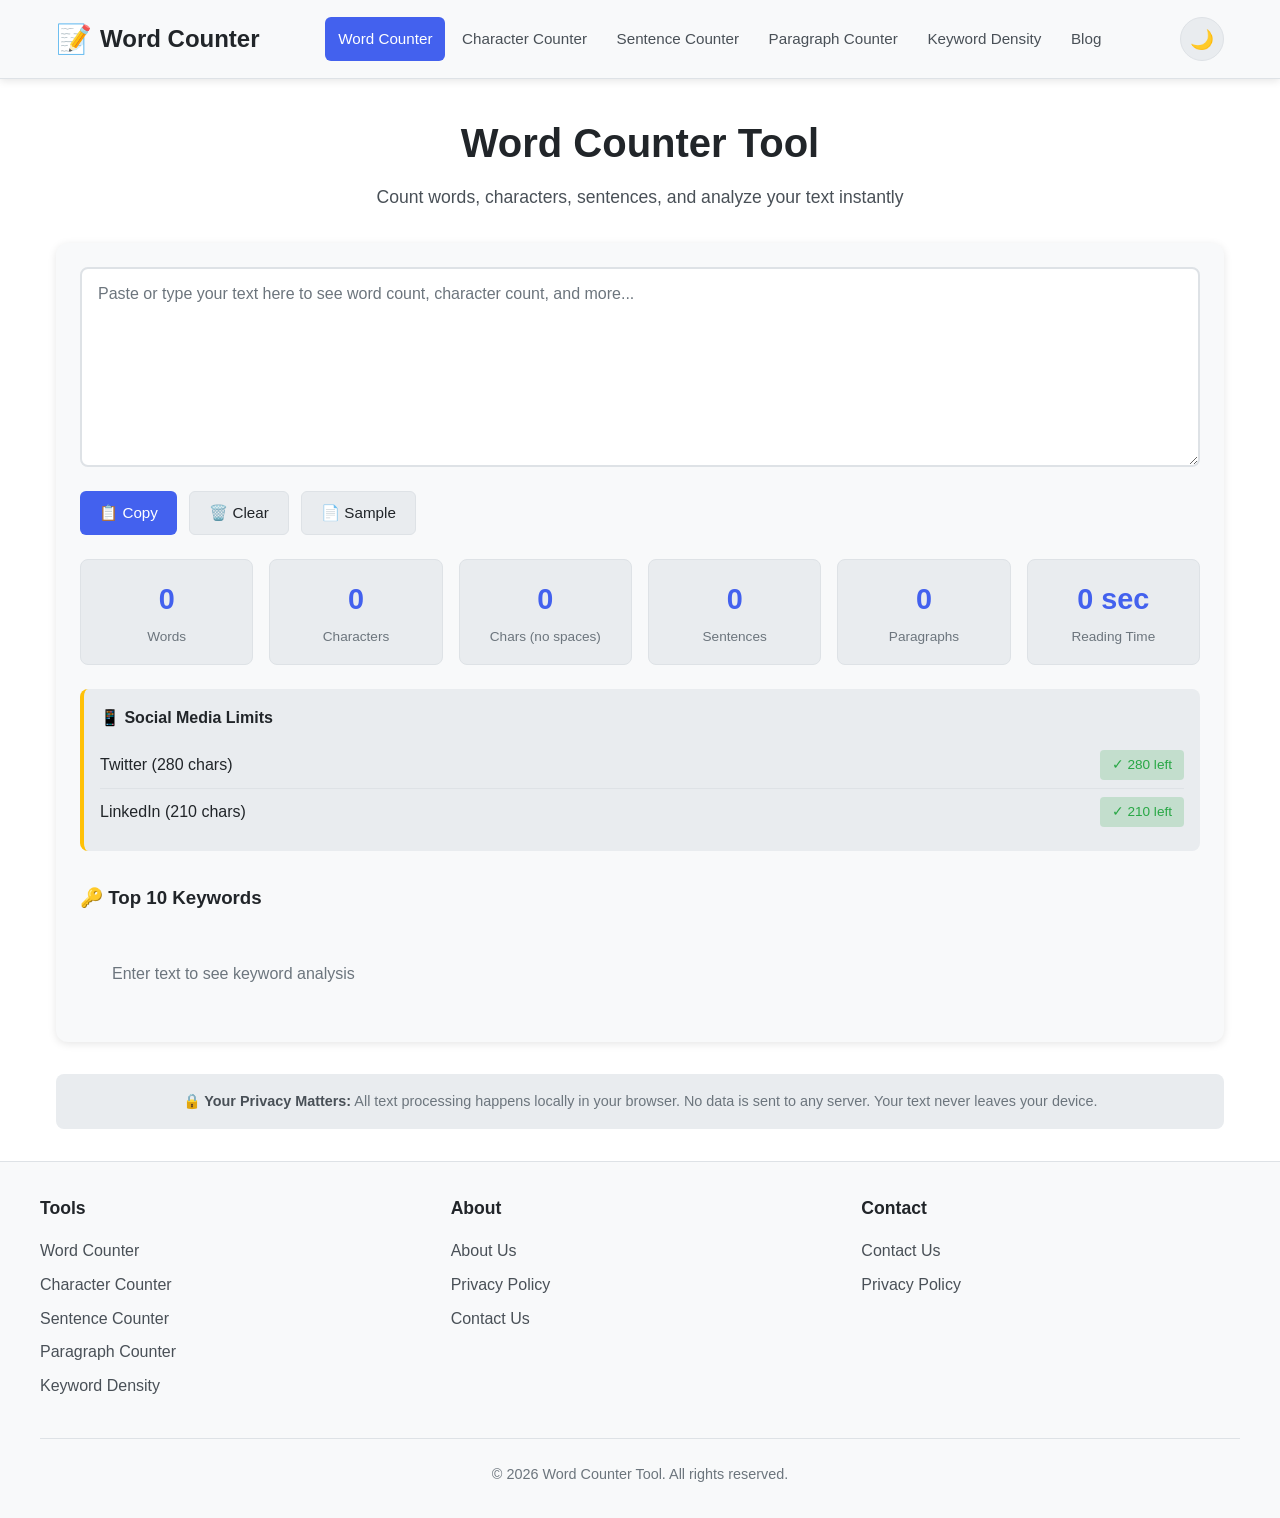
<file: index.html>
<!DOCTYPE html>
<html lang="en">
<head>
    <meta charset="UTF-8">
    <meta name="viewport" content="width=device-width, initial-scale=1.0">
    <meta name="description" content="Free Word Counter - Count words, characters, sentences, and paragraphs online. Analyze keyword density and check social media character limits instantly.">
    <meta name="keywords" content="word counter, character counter, word count, character count, keyword density, text analyzer, free online tool">
    <meta name="author" content="Word Counter Tool">
    <title>Free Word Counter - Count Words & Characters Online</title>
    <link rel="stylesheet" href="style.css">
    <script type="application/ld+json">
    {
        "@context": "https://schema.org",
        "@type": "WebApplication",
        "name": "Free Word Counter",
        "description": "Count words, characters, sentences, and paragraphs online. Analyze keyword density and check social media character limits instantly.",
        "url": "https://wordcounter.example.com/",
        "applicationCategory": "UtilitiesApplication",
        "operatingSystem": "Any",
        "browserRequirements": "Requires a modern web browser.",
        "offers": {
            "@type": "Offer",
            "price": "0",
            "priceCurrency": "USD"
        },
        "aggregateRating": {
            "@type": "AggregateRating",
            "ratingValue": "4.8",
            "ratingCount": "125"
        }
    }
    </script>
</head>
<body>
    <header>
        <div class="header-container">
            <a href="index.html" class="logo">
                <span class="logo-icon">📝</span>
                Word Counter
            </a>
            <nav>
                <a href="index.html" class="nav-link active">Word Counter</a>
                <a href="character-counter.html" class="nav-link">Character Counter</a>
                <a href="sentence-counter.html" class="nav-link">Sentence Counter</a>
                <a href="paragraph-counter.html" class="nav-link">Paragraph Counter</a>
                <a href="keyword-density.html" class="nav-link">Keyword Density</a>
                <a href="blog.html" class="nav-link">Blog</a>
            </nav>
            <button class="mobile-menu-btn" aria-label="Toggle menu">☰</button>
            <button class="theme-toggle" aria-label="Toggle dark mode">🌙</button>
        </div>
    </header>

    <main>
        <section class="hero">
            <h1>Word Counter Tool</h1>
            <p>Count words, characters, sentences, and analyze your text instantly</p>
        </section>

        <div class="tool-container">
            <textarea id="textInput" placeholder="Paste or type your text here to see word count, character count, and more..."></textarea>
            
            <div class="button-group">
                <button class="btn btn-primary" id="copyBtn">📋 Copy</button>
                <button class="btn btn-secondary" id="clearBtn">🗑️ Clear</button>
                <button class="btn btn-secondary" id="sampleBtn">📄 Sample</button>
            </div>

            <div class="stats-grid">
                <div class="stat-card">
                    <div class="stat-value" id="wordCount">0</div>
                    <div class="stat-label">Words</div>
                </div>
                <div class="stat-card">
                    <div class="stat-value" id="charCount">0</div>
                    <div class="stat-label">Characters</div>
                </div>
                <div class="stat-card">
                    <div class="stat-value" id="charNoSpace">0</div>
                    <div class="stat-label">Chars (no spaces)</div>
                </div>
                <div class="stat-card">
                    <div class="stat-value" id="sentenceCount">0</div>
                    <div class="stat-label">Sentences</div>
                </div>
                <div class="stat-card">
                    <div class="stat-value" id="paragraphCount">0</div>
                    <div class="stat-label">Paragraphs</div>
                </div>
                <div class="stat-card">
                    <div class="stat-value" id="readingTime">0 sec</div>
                    <div class="stat-label">Reading Time</div>
                </div>
            </div>

            <div class="social-warnings">
                <h4>📱 Social Media Limits</h4>
                <div class="warning-item">
                    <span>Twitter (280 chars)</span>
                    <span class="warning-status status-ok" id="twitterStatus">OK</span>
                </div>
                <div class="warning-item">
                    <span>LinkedIn (210 chars)</span>
                    <span class="warning-status status-ok" id="linkedinStatus">OK</span>
                </div>
            </div>

            <div class="keywords-section">
                <h3>🔑 Top 10 Keywords</h3>
                <div class="keywords-list" id="keywordsList">
                    <div class="no-results">Enter text to see keyword analysis</div>
                </div>
            </div>
        </div>

        <div class="privacy-notice">
            <strong>🔒 Your Privacy Matters:</strong> All text processing happens locally in your browser. 
            No data is sent to any server. Your text never leaves your device.
        </div>
    </main>

    <footer>
        <div class="footer-container">
            <div class="footer-section">
                <h4>Tools</h4>
                <ul>
                    <li><a href="index.html">Word Counter</a></li>
                    <li><a href="character-counter.html">Character Counter</a></li>
                    <li><a href="sentence-counter.html">Sentence Counter</a></li>
                    <li><a href="paragraph-counter.html">Paragraph Counter</a></li>
                    <li><a href="keyword-density.html">Keyword Density</a></li>
                </ul>
            </div>
            <div class="footer-section">
                <h4>About</h4>
                <ul>
                    <li><a href="about.html">About Us</a></li>
                    <li><a href="privacy.html">Privacy Policy</a></li>
                    <li><a href="contact.html">Contact Us</a></li>
                </ul>
            </div>
            <div class="footer-section">
                <h4>Contact</h4>
                <ul>
                    <li><a href="contact.html">Contact Us</a></li>
                    <li><a href="privacy.html">Privacy Policy</a></li>
                </ul>
            </div>
        </div>
        <div class="footer-bottom">
            <p>&copy; 2026 Word Counter Tool. All rights reserved.</p>
        </div>
    </footer>

    <script src="script.js"></script>
    <script>
        const textInput = document.getElementById('textInput');
        const copyBtn = document.getElementById('copyBtn');
        const clearBtn = document.getElementById('clearBtn');
        const sampleBtn = document.getElementById('sampleBtn');

        function updateStats() {
            const text = textInput.value;
            
            const words = countWords(text);
            const chars = countCharacters(text, true);
            const charsNoSpace = countCharacters(text, false);
            const sentences = countSentences(text);
            const paragraphs = countParagraphs(text);
            const readTime = calculateReadingTime(words);
            
            document.getElementById('wordCount').textContent = words;
            document.getElementById('charCount').textContent = chars;
            document.getElementById('charNoSpace').textContent = charsNoSpace;
            document.getElementById('sentenceCount').textContent = sentences;
            document.getElementById('paragraphCount').textContent = paragraphs;
            document.getElementById('readingTime').textContent = readTime;
            
            updateSocialWarnings(chars);
            updateKeywords(text);
        }

        function updateSocialWarnings(charCount) {
            const twitterStatus = document.getElementById('twitterStatus');
            const linkedinStatus = document.getElementById('linkedinStatus');
            
            if (charCount <= 280) {
                twitterStatus.textContent = `✓ ${280 - charCount} left`;
                twitterStatus.className = 'warning-status status-ok';
            } else {
                twitterStatus.textContent = `✗ ${charCount - 280} over`;
                twitterStatus.className = 'warning-status status-error';
            }
            
            if (charCount <= 210) {
                linkedinStatus.textContent = `✓ ${210 - charCount} left`;
                linkedinStatus.className = 'warning-status status-ok';
            } else {
                linkedinStatus.textContent = `✗ ${charCount - 210} over`;
                linkedinStatus.className = 'warning-status status-error';
            }
        }

        function updateKeywords(text) {
            const keywordsList = document.getElementById('keywordsList');
            const keywords = getTopKeywords(text, 10);
            
            if (keywords.length === 0) {
                keywordsList.innerHTML = '<div class="no-results">Enter text to see keyword analysis</div>';
                return;
            }
            
            keywordsList.innerHTML = keywords.map(kw => 
                `<div class="keyword-item">${kw.word} <span>(${kw.count})</span></div>`
            ).join('');
        }

        textInput.addEventListener('input', updateStats);

        copyBtn.addEventListener('click', async () => {
            const success = await copyToClipboard(textInput.value);
            showCopyFeedback(copyBtn, success);
        });

        clearBtn.addEventListener('click', () => {
            textInput.value = '';
            updateStats();
        });

        sampleBtn.addEventListener('click', () => {
            textInput.value = SAMPLE_TEXT;
            updateStats();
        });

        updateStats();
    </script>
</body>
</html>
</file>
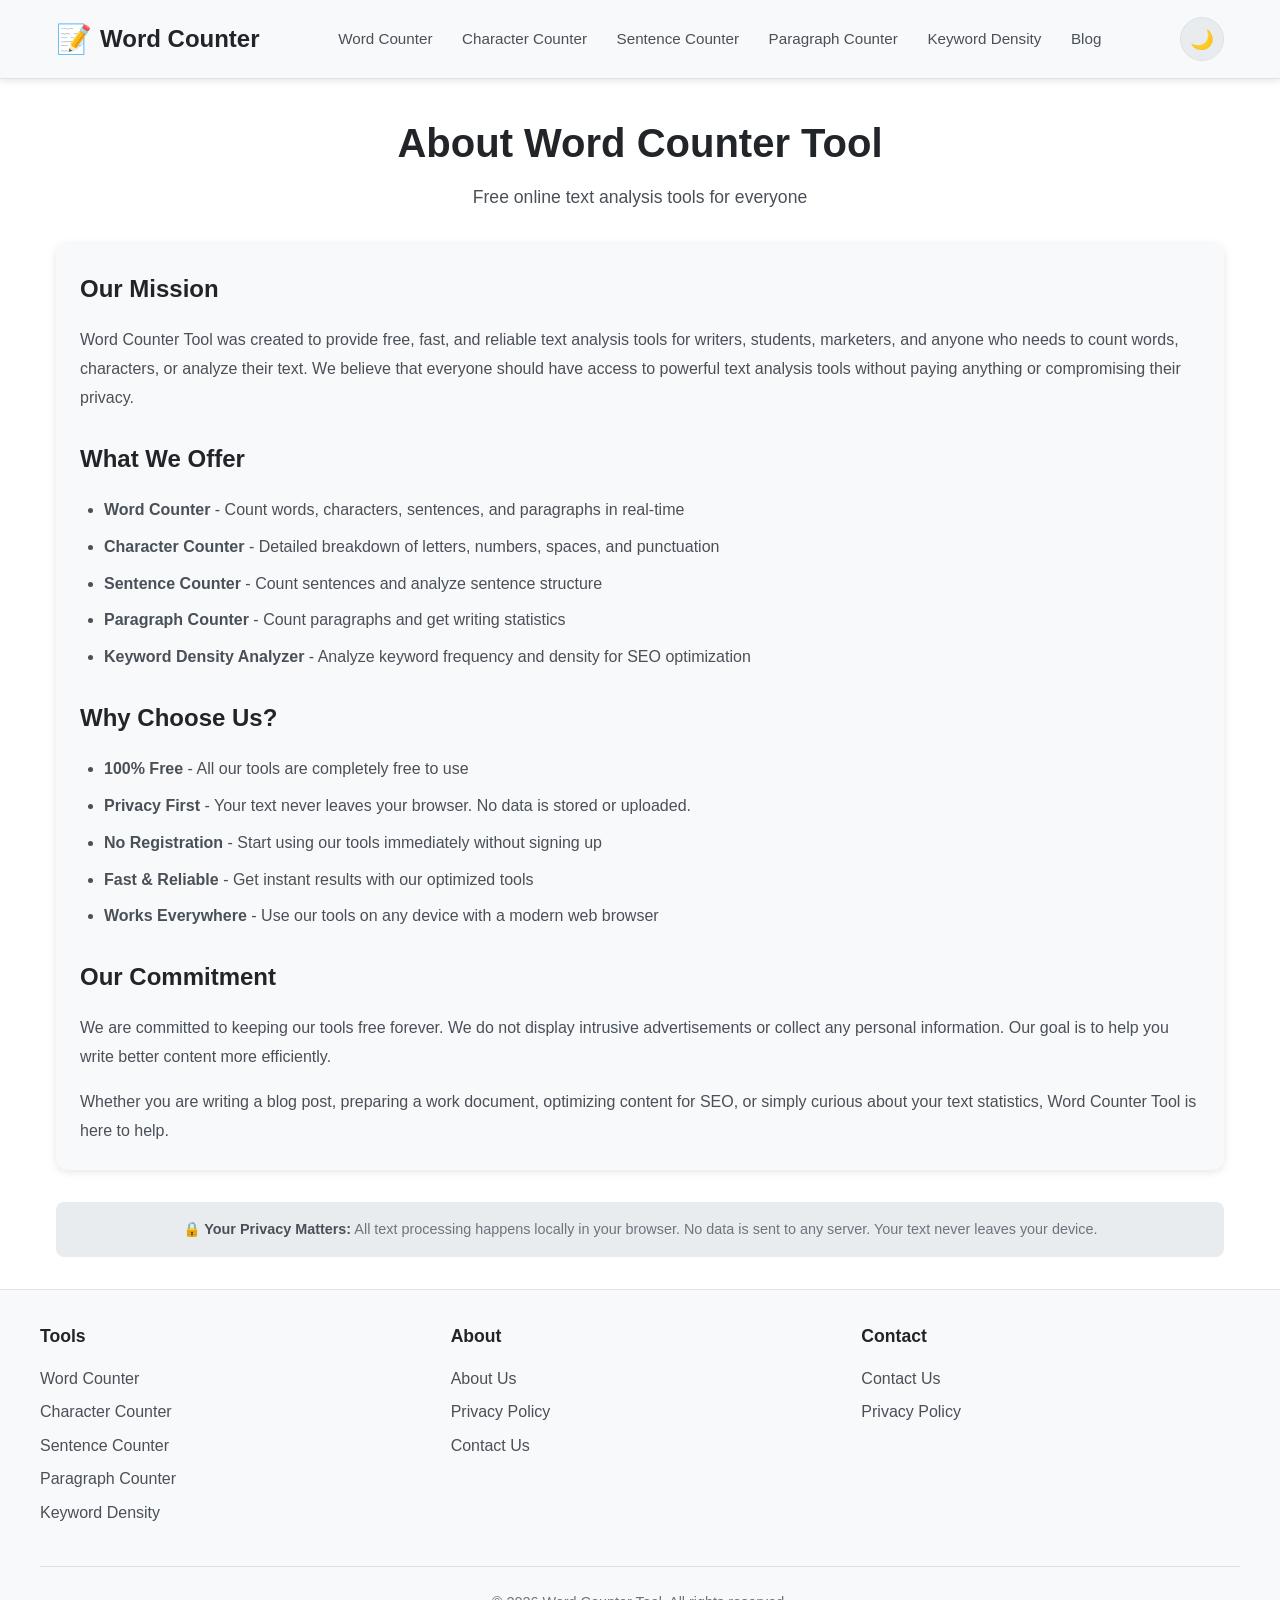
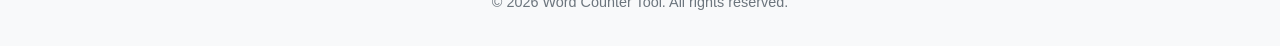
<file: about.html>
<!DOCTYPE html>
<html lang="en">
<head>
    <meta charset="UTF-8">
    <meta name="viewport" content="width=device-width, initial-scale=1.0">
    <meta name="description" content="About Word Counter Tool - Learn about our free online text analysis tools. Count words, characters, sentences, and analyze keyword density directly in your browser.">
    <meta name="keywords" content="about word counter, text analysis tool, free online tool, word counter about">
    <meta name="author" content="Word Counter Tool">
    <title>About Us - Word Counter Tool</title>
    <link rel="stylesheet" href="style.css">
    <script type="application/ld+json">
    {
        "@context": "https://schema.org",
        "@type": "AboutPage",
        "mainEntity": {
            "@type": "WebApplication",
            "name": "Word Counter Tool",
            "description": "Free online text analysis tools including word counter, character counter, sentence counter, paragraph counter, and keyword density analyzer.",
            "url": "https://wordcounter.example.com/"
        }
    }
    </script>
</head>
<body>
    <header>
        <div class="header-container">
            <a href="index.html" class="logo">
                <span class="logo-icon">📝</span>
                Word Counter
            </a>
            <nav>
                <a href="index.html" class="nav-link">Word Counter</a>
                <a href="character-counter.html" class="nav-link">Character Counter</a>
                <a href="sentence-counter.html" class="nav-link">Sentence Counter</a>
                <a href="paragraph-counter.html" class="nav-link">Paragraph Counter</a>
                <a href="keyword-density.html" class="nav-link">Keyword Density</a>
                <a href="blog.html" class="nav-link">Blog</a>
            </nav>
            <button class="mobile-menu-btn" aria-label="Toggle menu">☰</button>
            <button class="theme-toggle" aria-label="Toggle dark mode">🌙</button>
        </div>
    </header>

    <main>
        <section class="hero">
            <h1>About Word Counter Tool</h1>
            <p>Free online text analysis tools for everyone</p>
        </section>

        <div class="tool-container">
            <div style="line-height: 1.8; color: var(--text-secondary);">
                <h2 style="color: var(--text-primary); margin-bottom: 1rem;">Our Mission</h2>
                <p style="margin-bottom: 1.5rem;">
                    Word Counter Tool was created to provide free, fast, and reliable text analysis tools for writers, students, marketers, and anyone who needs to count words, characters, or analyze their text. We believe that everyone should have access to powerful text analysis tools without paying anything or compromising their privacy.
                </p>

                <h2 style="color: var(--text-primary); margin-bottom: 1rem;">What We Offer</h2>
                <ul style="margin-bottom: 1.5rem; padding-left: 1.5rem;">
                    <li style="margin-bottom: 0.5rem;"><strong>Word Counter</strong> - Count words, characters, sentences, and paragraphs in real-time</li>
                    <li style="margin-bottom: 0.5rem;"><strong>Character Counter</strong> - Detailed breakdown of letters, numbers, spaces, and punctuation</li>
                    <li style="margin-bottom: 0.5rem;"><strong>Sentence Counter</strong> - Count sentences and analyze sentence structure</li>
                    <li style="margin-bottom: 0.5rem;"><strong>Paragraph Counter</strong> - Count paragraphs and get writing statistics</li>
                    <li style="margin-bottom: 0.5rem;"><strong>Keyword Density Analyzer</strong> - Analyze keyword frequency and density for SEO optimization</li>
                </ul>

                <h2 style="color: var(--text-primary); margin-bottom: 1rem;">Why Choose Us?</h2>
                <ul style="margin-bottom: 1.5rem; padding-left: 1.5rem;">
                    <li style="margin-bottom: 0.5rem;"><strong>100% Free</strong> - All our tools are completely free to use</li>
                    <li style="margin-bottom: 0.5rem;"><strong>Privacy First</strong> - Your text never leaves your browser. No data is stored or uploaded.</li>
                    <li style="margin-bottom: 0.5rem;"><strong>No Registration</strong> - Start using our tools immediately without signing up</li>
                    <li style="margin-bottom: 0.5rem;"><strong>Fast & Reliable</strong> - Get instant results with our optimized tools</li>
                    <li style="margin-bottom: 0.5rem;"><strong>Works Everywhere</strong> - Use our tools on any device with a modern web browser</li>
                </ul>

                <h2 style="color: var(--text-primary); margin-bottom: 1rem;">Our Commitment</h2>
                <p style="margin-bottom: 1rem;">
                    We are committed to keeping our tools free forever. We do not display intrusive advertisements or collect any personal information. Our goal is to help you write better content more efficiently.
                </p>
                <p>
                    Whether you are writing a blog post, preparing a work document, optimizing content for SEO, or simply curious about your text statistics, Word Counter Tool is here to help.
                </p>
            </div>
        </div>

        <div class="privacy-notice">
            <strong>🔒 Your Privacy Matters:</strong> All text processing happens locally in your browser. 
            No data is sent to any server. Your text never leaves your device.
        </div>
    </main>

    <footer>
        <div class="footer-container">
            <div class="footer-section">
                <h4>Tools</h4>
                <ul>
                    <li><a href="index.html">Word Counter</a></li>
                    <li><a href="character-counter.html">Character Counter</a></li>
                    <li><a href="sentence-counter.html">Sentence Counter</a></li>
                    <li><a href="paragraph-counter.html">Paragraph Counter</a></li>
                    <li><a href="keyword-density.html">Keyword Density</a></li>
                </ul>
            </div>
            <div class="footer-section">
                <h4>About</h4>
                <ul>
                    <li><a href="about.html">About Us</a></li>
                    <li><a href="privacy.html">Privacy Policy</a></li>
                    <li><a href="contact.html">Contact Us</a></li>
                </ul>
            </div>
            <div class="footer-section">
                <h4>Contact</h4>
                <ul>
                    <li><a href="contact.html">Contact Us</a></li>
                    <li><a href="privacy.html">Privacy Policy</a></li>
                </ul>
            </div>
        </div>
        <div class="footer-bottom">
            <p>&copy; 2026 Word Counter Tool. All rights reserved.</p>
        </div>
    </footer>

    <script src="script.js"></script>
</body>
</html>
</file>
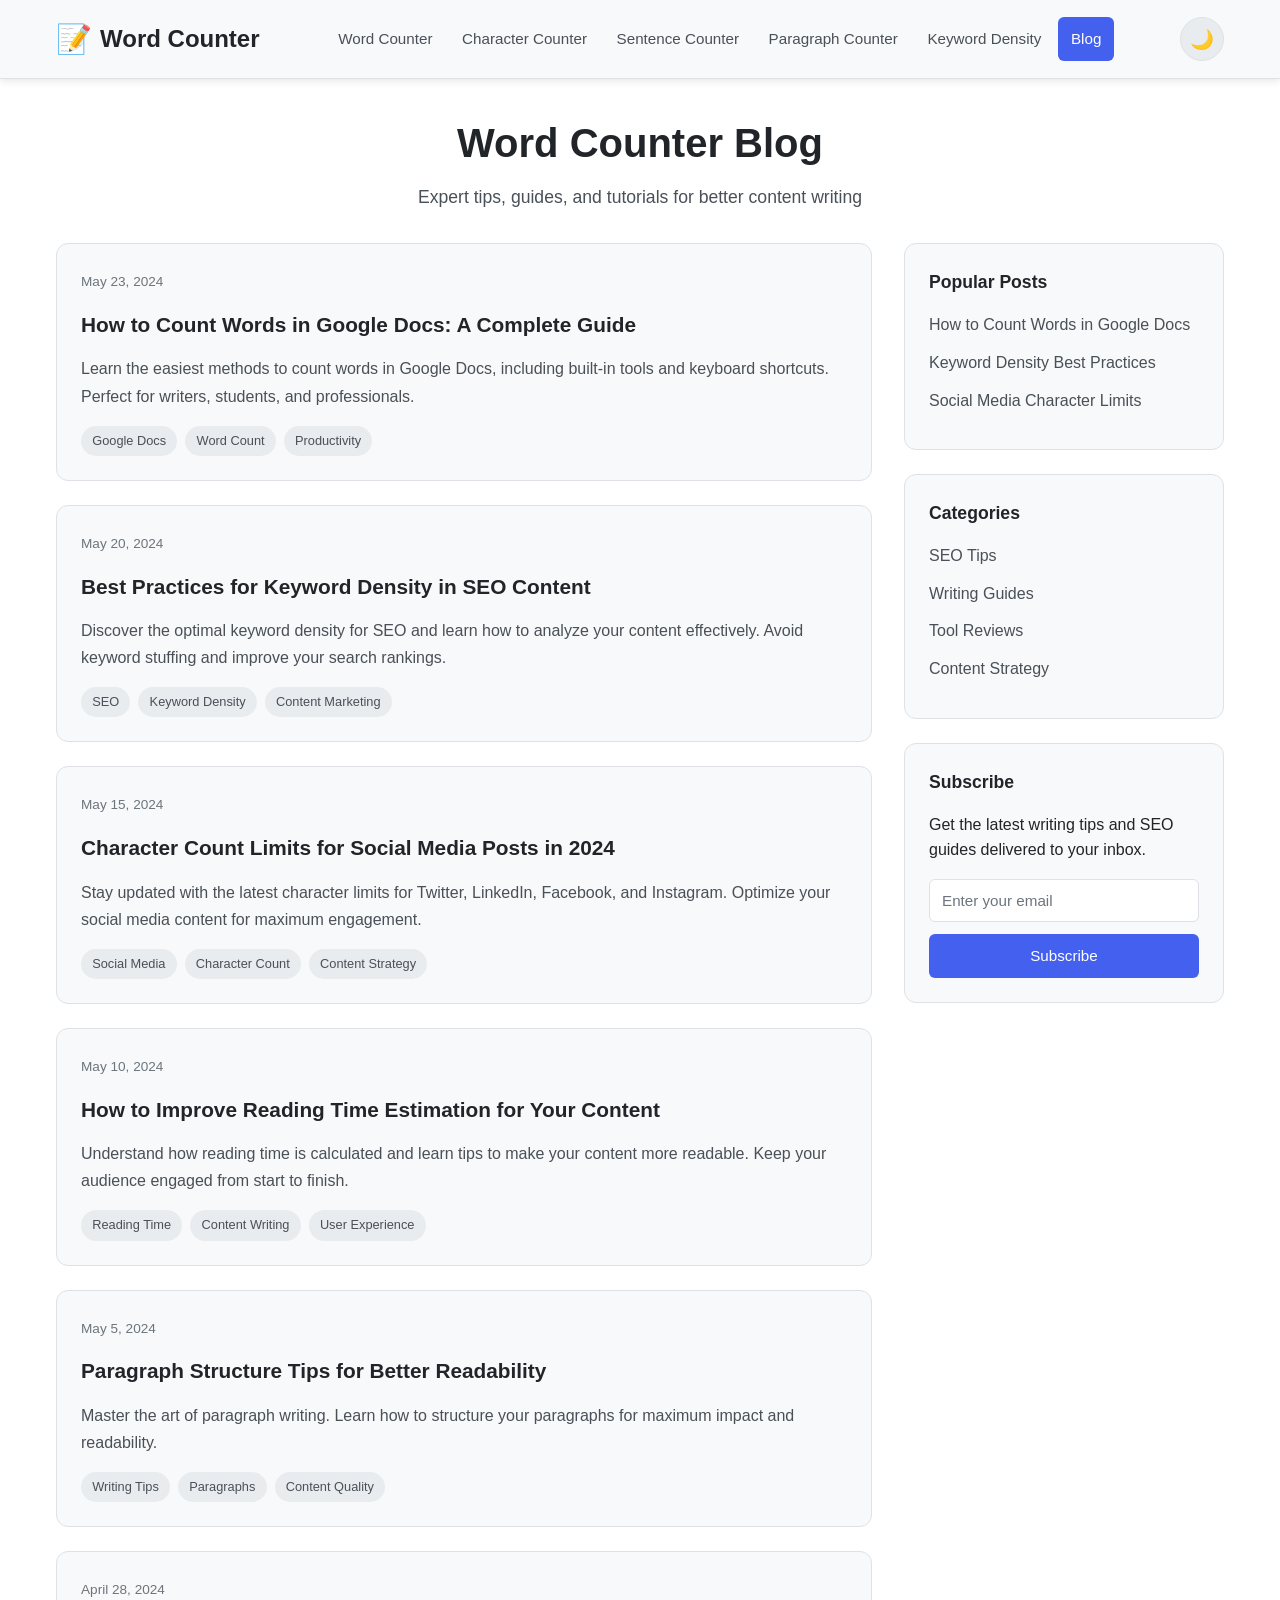
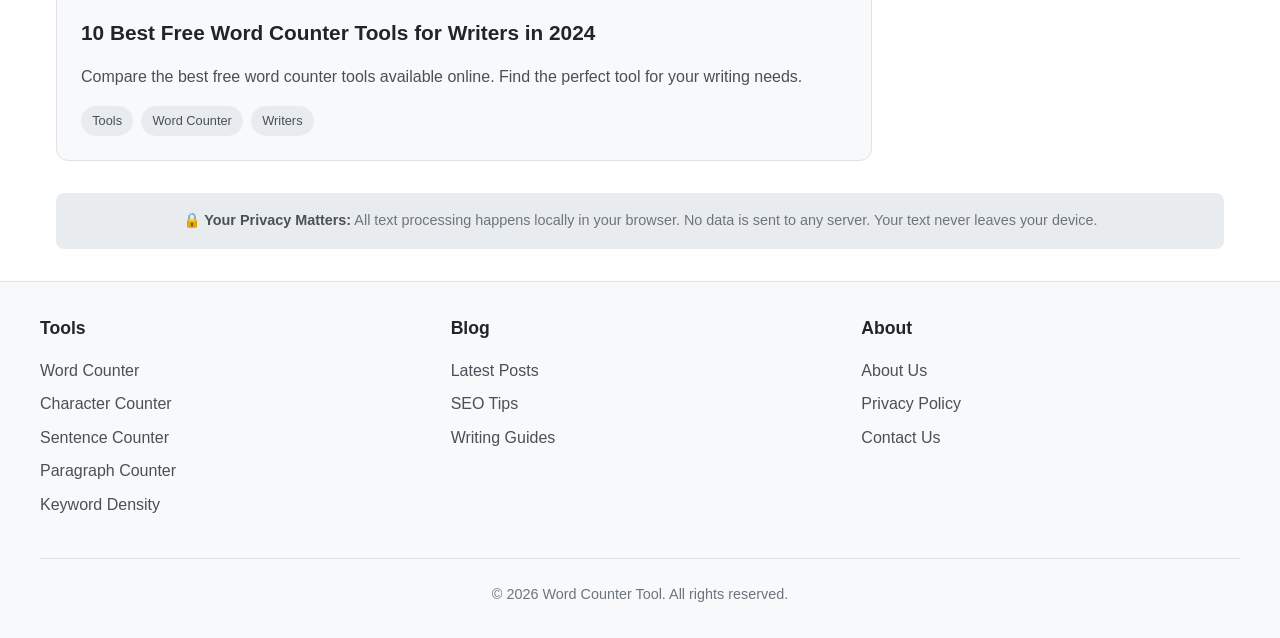
<file: blog.html>
<!DOCTYPE html>
<html lang="en">
<head>
    <meta charset="UTF-8">
    <meta name="viewport" content="width=device-width, initial-scale=1.0">
    <meta name="description" content="Word Counter Blog - Tips, guides, and tutorials about word counting, character counting, SEO keyword analysis, and content writing.">
    <meta name="keywords" content="word counter tips, character count guide, SEO keyword analysis, content writing, writing tips, text analysis">
    <meta name="author" content="Word Counter Tool">
    <title>Word Counter Blog - Writing Tips & SEO Guides</title>
    <link rel="stylesheet" href="style.css">
    <script type="application/ld+json">
    {
        "@context": "https://schema.org",
        "@type": "Blog",
        "name": "Word Counter Blog",
        "description": "Tips, guides, and tutorials about word counting, character counting, SEO keyword analysis, and content writing.",
        "url": "https://wordcounter.example.com/blog.html"
    }
    </script>
</head>
<body>
    <header>
        <div class="header-container">
            <a href="index.html" class="logo">
                <span class="logo-icon">📝</span>
                Word Counter
            </a>
            <nav>
                <a href="index.html" class="nav-link">Word Counter</a>
                <a href="character-counter.html" class="nav-link">Character Counter</a>
                <a href="sentence-counter.html" class="nav-link">Sentence Counter</a>
                <a href="paragraph-counter.html" class="nav-link">Paragraph Counter</a>
                <a href="keyword-density.html" class="nav-link">Keyword Density</a>
                <a href="blog.html" class="nav-link active">Blog</a>
            </nav>
            <button class="mobile-menu-btn" aria-label="Toggle menu">☰</button>
            <button class="theme-toggle" aria-label="Toggle dark mode">🌙</button>
        </div>
    </header>

    <main>
        <section class="hero">
            <h1>Word Counter Blog</h1>
            <p>Expert tips, guides, and tutorials for better content writing</p>
        </section>

        <div class="blog-container">
            <div class="blog-posts">
                <article class="blog-post">
                    <span class="post-date">May 23, 2024</span>
                    <h2><a href="blog/how-to-count-words-in-google-docs.html">How to Count Words in Google Docs: A Complete Guide</a></h2>
                    <p class="post-excerpt">Learn the easiest methods to count words in Google Docs, including built-in tools and keyboard shortcuts. Perfect for writers, students, and professionals.</p>
                    <div class="post-tags">
                        <span class="tag">Google Docs</span>
                        <span class="tag">Word Count</span>
                        <span class="tag">Productivity</span>
                    </div>
                </article>

                <article class="blog-post">
                    <span class="post-date">May 20, 2024</span>
                    <h2><a href="blog/best-practices-for-keyword-density.html">Best Practices for Keyword Density in SEO Content</a></h2>
                    <p class="post-excerpt">Discover the optimal keyword density for SEO and learn how to analyze your content effectively. Avoid keyword stuffing and improve your search rankings.</p>
                    <div class="post-tags">
                        <span class="tag">SEO</span>
                        <span class="tag">Keyword Density</span>
                        <span class="tag">Content Marketing</span>
                    </div>
                </article>

                <article class="blog-post">
                    <span class="post-date">May 15, 2024</span>
                    <h2><a href="blog/character-count-limits-for-social-media.html">Character Count Limits for Social Media Posts in 2024</a></h2>
                    <p class="post-excerpt">Stay updated with the latest character limits for Twitter, LinkedIn, Facebook, and Instagram. Optimize your social media content for maximum engagement.</p>
                    <div class="post-tags">
                        <span class="tag">Social Media</span>
                        <span class="tag">Character Count</span>
                        <span class="tag">Content Strategy</span>
                    </div>
                </article>

                <article class="blog-post">
                    <span class="post-date">May 10, 2024</span>
                    <h2><a href="blog/improve-reading-time-estimation.html">How to Improve Reading Time Estimation for Your Content</a></h2>
                    <p class="post-excerpt">Understand how reading time is calculated and learn tips to make your content more readable. Keep your audience engaged from start to finish.</p>
                    <div class="post-tags">
                        <span class="tag">Reading Time</span>
                        <span class="tag">Content Writing</span>
                        <span class="tag">User Experience</span>
                    </div>
                </article>

                <article class="blog-post">
                    <span class="post-date">May 5, 2024</span>
                    <h2><a href="blog/paragraph-structure-tips.html" class="article-title-link">Paragraph Structure Tips for Better Readability</a></h2>
                    <p class="post-excerpt">Master the art of paragraph writing. Learn how to structure your paragraphs for maximum impact and readability.</p>
                    <div class="post-tags">
                        <span class="tag">Writing Tips</span>
                        <span class="tag">Paragraphs</span>
                        <span class="tag">Content Quality</span>
                    </div>
                </article>

                <article class="blog-post">
                    <span class="post-date">April 28, 2024</span>
                    <h2><a href="blog/free-word-counter-tools.html">10 Best Free Word Counter Tools for Writers in 2024</a></h2>
                    <p class="post-excerpt">Compare the best free word counter tools available online. Find the perfect tool for your writing needs.</p>
                    <div class="post-tags">
                        <span class="tag">Tools</span>
                        <span class="tag">Word Counter</span>
                        <span class="tag">Writers</span>
                    </div>
                </article>
            </div>

            <aside class="blog-sidebar">
                <div class="sidebar-section">
                    <h3>Popular Posts</h3>
                    <ul>
                        <li><a href="blog/how-to-count-words-in-google-docs.html">How to Count Words in Google Docs</a></li>
                        <li><a href="blog/best-practices-for-keyword-density.html">Keyword Density Best Practices</a></li>
                        <li><a href="blog/character-count-limits-for-social-media.html">Social Media Character Limits</a></li>
                    </ul>
                </div>

                <div class="sidebar-section">
                    <h3>Categories</h3>
                    <ul>
                        <li><a href="#">SEO Tips</a></li>
                        <li><a href="#">Writing Guides</a></li>
                        <li><a href="#">Tool Reviews</a></li>
                        <li><a href="#">Content Strategy</a></li>
                    </ul>
                </div>

                <div class="sidebar-section">
                    <h3>Subscribe</h3>
                    <p>Get the latest writing tips and SEO guides delivered to your inbox.</p>
                    <form class="subscribe-form">
                        <input type="email" placeholder="Enter your email" required>
                        <button type="submit" class="btn btn-primary">Subscribe</button>
                    </form>
                </div>
            </aside>
        </div>

        <div class="privacy-notice">
            <strong>🔒 Your Privacy Matters:</strong> All text processing happens locally in your browser. 
            No data is sent to any server. Your text never leaves your device.
        </div>
    </main>

    <footer>
        <div class="footer-container">
            <div class="footer-section">
                <h4>Tools</h4>
                <ul>
                    <li><a href="index.html">Word Counter</a></li>
                    <li><a href="character-counter.html">Character Counter</a></li>
                    <li><a href="sentence-counter.html">Sentence Counter</a></li>
                    <li><a href="paragraph-counter.html">Paragraph Counter</a></li>
                    <li><a href="keyword-density.html">Keyword Density</a></li>
                </ul>
            </div>
            <div class="footer-section">
                <h4>Blog</h4>
                <ul>
                    <li><a href="blog.html">Latest Posts</a></li>
                    <li><a href="#">SEO Tips</a></li>
                    <li><a href="#">Writing Guides</a></li>
                </ul>
            </div>
            <div class="footer-section">
                <h4>About</h4>
                <ul>
                    <li><a href="about.html">About Us</a></li>
                    <li><a href="privacy.html">Privacy Policy</a></li>
                    <li><a href="contact.html">Contact Us</a></li>
                </ul>
            </div>
        </div>
        <div class="footer-bottom">
            <p>&copy; 2026 Word Counter Tool. All rights reserved.</p>
        </div>
    </footer>

    <script src="script.js"></script>
</body>
</html>
</file>
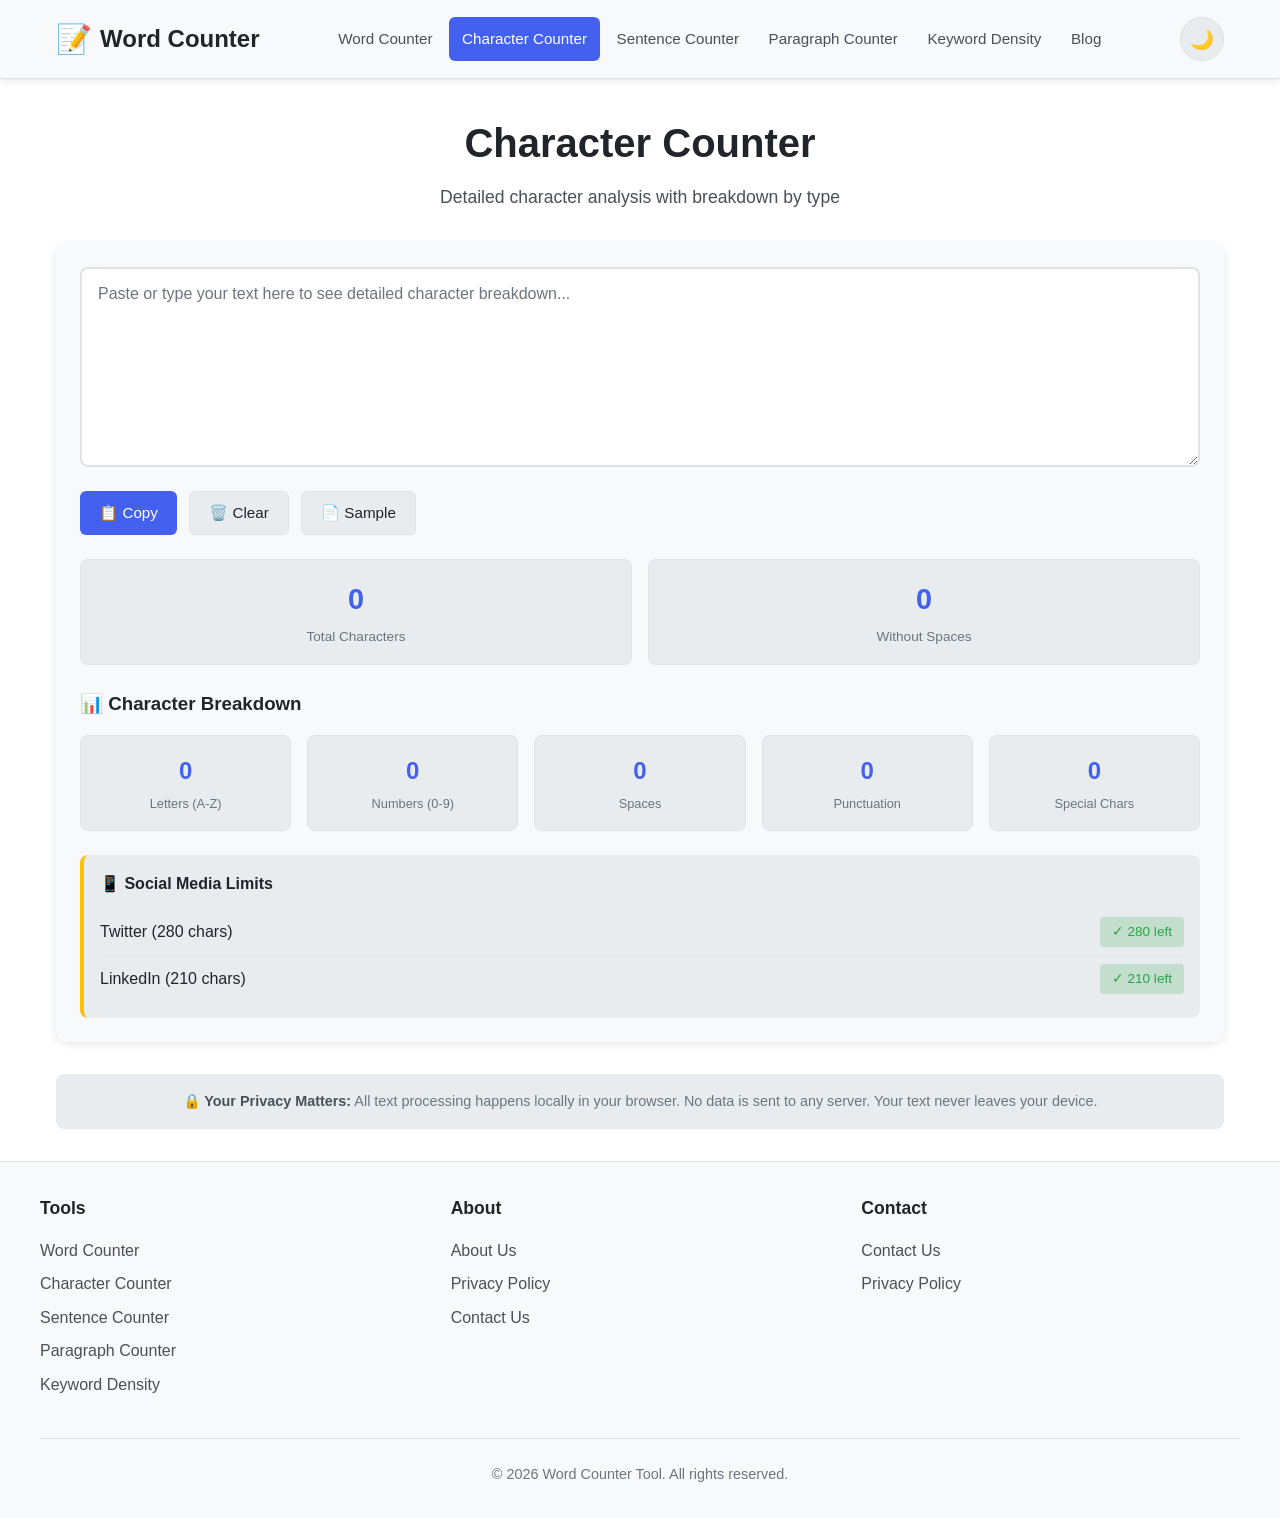
<file: character-counter.html>
<!DOCTYPE html>
<html lang="en">
<head>
    <meta charset="UTF-8">
    <meta name="viewport" content="width=device-width, initial-scale=1.0">
    <meta name="description" content="Free Character Counter - Count characters, letters, numbers, spaces, and punctuation online. Detailed character breakdown for your text.">
    <meta name="keywords" content="character counter, character count, letter count, text analyzer, free online tool, character breakdown">
    <meta name="author" content="Word Counter Tool">
    <title>Free Character Counter - Count Characters Online</title>
    <link rel="stylesheet" href="style.css">
    <script type="application/ld+json">
    {
        "@context": "https://schema.org",
        "@type": "WebApplication",
        "name": "Free Character Counter",
        "description": "Count characters, letters, numbers, spaces, and punctuation online. Detailed character breakdown for your text.",
        "url": "https://wordcounter.example.com/character-counter.html",
        "applicationCategory": "UtilitiesApplication",
        "operatingSystem": "Any",
        "browserRequirements": "Requires a modern web browser.",
        "offers": {
            "@type": "Offer",
            "price": "0",
            "priceCurrency": "USD"
        }
    }
    </script>
</head>
<body>
    <header>
        <div class="header-container">
            <a href="index.html" class="logo">
                <span class="logo-icon">📝</span>
                Word Counter
            </a>
            <nav>
                <a href="index.html" class="nav-link">Word Counter</a>
                <a href="character-counter.html" class="nav-link active">Character Counter</a>
                <a href="sentence-counter.html" class="nav-link">Sentence Counter</a>
                <a href="paragraph-counter.html" class="nav-link">Paragraph Counter</a>
                <a href="keyword-density.html" class="nav-link">Keyword Density</a>
                <a href="blog.html" class="nav-link">Blog</a>
            </nav>
            <button class="mobile-menu-btn" aria-label="Toggle menu">☰</button>
            <button class="theme-toggle" aria-label="Toggle dark mode">🌙</button>
        </div>
    </header>

    <main>
        <section class="hero">
            <h1>Character Counter</h1>
            <p>Detailed character analysis with breakdown by type</p>
        </section>

        <div class="tool-container">
            <textarea id="textInput" placeholder="Paste or type your text here to see detailed character breakdown..."></textarea>
            
            <div class="button-group">
                <button class="btn btn-primary" id="copyBtn">📋 Copy</button>
                <button class="btn btn-secondary" id="clearBtn">🗑️ Clear</button>
                <button class="btn btn-secondary" id="sampleBtn">📄 Sample</button>
            </div>

            <div class="stats-grid">
                <div class="stat-card">
                    <div class="stat-value" id="totalChars">0</div>
                    <div class="stat-label">Total Characters</div>
                </div>
                <div class="stat-card">
                    <div class="stat-value" id="charsNoSpace">0</div>
                    <div class="stat-label">Without Spaces</div>
                </div>
            </div>

            <div class="character-breakdown">
                <h3>📊 Character Breakdown</h3>
                <div class="breakdown-grid">
                    <div class="breakdown-item">
                        <div class="breakdown-value" id="letters">0</div>
                        <div class="breakdown-label">Letters (A-Z)</div>
                    </div>
                    <div class="breakdown-item">
                        <div class="breakdown-value" id="numbers">0</div>
                        <div class="breakdown-label">Numbers (0-9)</div>
                    </div>
                    <div class="breakdown-item">
                        <div class="breakdown-value" id="spaces">0</div>
                        <div class="breakdown-label">Spaces</div>
                    </div>
                    <div class="breakdown-item">
                        <div class="breakdown-value" id="punctuation">0</div>
                        <div class="breakdown-label">Punctuation</div>
                    </div>
                    <div class="breakdown-item">
                        <div class="breakdown-value" id="special">0</div>
                        <div class="breakdown-label">Special Chars</div>
                    </div>
                </div>
            </div>

            <div class="social-warnings">
                <h4>📱 Social Media Limits</h4>
                <div class="warning-item">
                    <span>Twitter (280 chars)</span>
                    <span class="warning-status status-ok" id="twitterStatus">OK</span>
                </div>
                <div class="warning-item">
                    <span>LinkedIn (210 chars)</span>
                    <span class="warning-status status-ok" id="linkedinStatus">OK</span>
                </div>
            </div>
        </div>

        <div class="privacy-notice">
            <strong>🔒 Your Privacy Matters:</strong> All text processing happens locally in your browser. 
            No data is sent to any server. Your text never leaves your device.
        </div>
    </main>

    <footer>
        <div class="footer-container">
            <div class="footer-section">
                <h4>Tools</h4>
                <ul>
                    <li><a href="index.html">Word Counter</a></li>
                    <li><a href="character-counter.html">Character Counter</a></li>
                    <li><a href="sentence-counter.html">Sentence Counter</a></li>
                    <li><a href="paragraph-counter.html">Paragraph Counter</a></li>
                    <li><a href="keyword-density.html">Keyword Density</a></li>
                </ul>
            </div>
            <div class="footer-section">
                <h4>About</h4>
                <ul>
                    <li><a href="about.html">About Us</a></li>
                    <li><a href="privacy.html">Privacy Policy</a></li>
                    <li><a href="contact.html">Contact Us</a></li>
                </ul>
            </div>
            <div class="footer-section">
                <h4>Contact</h4>
                <ul>
                    <li><a href="contact.html">Contact Us</a></li>
                    <li><a href="privacy.html">Privacy Policy</a></li>
                </ul>
            </div>
        </div>
        <div class="footer-bottom">
            <p>&copy; 2026 Word Counter Tool. All rights reserved.</p>
        </div>
    </footer>

    <script src="script.js"></script>
    <script>
        const textInput = document.getElementById('textInput');
        const copyBtn = document.getElementById('copyBtn');
        const clearBtn = document.getElementById('clearBtn');
        const sampleBtn = document.getElementById('sampleBtn');

        function updateStats() {
            const text = textInput.value;
            const totalChars = countCharacters(text, true);
            const charsNoSpace = countCharacters(text, false);
            const breakdown = getCharacterBreakdown(text);
            
            document.getElementById('totalChars').textContent = totalChars;
            document.getElementById('charsNoSpace').textContent = charsNoSpace;
            document.getElementById('letters').textContent = breakdown.letters;
            document.getElementById('numbers').textContent = breakdown.numbers;
            document.getElementById('spaces').textContent = breakdown.spaces;
            document.getElementById('punctuation').textContent = breakdown.punctuation;
            document.getElementById('special').textContent = breakdown.special;
            
            updateSocialWarnings(totalChars);
        }

        function updateSocialWarnings(charCount) {
            const twitterStatus = document.getElementById('twitterStatus');
            const linkedinStatus = document.getElementById('linkedinStatus');
            
            if (charCount <= 280) {
                twitterStatus.textContent = `✓ ${280 - charCount} left`;
                twitterStatus.className = 'warning-status status-ok';
            } else {
                twitterStatus.textContent = `✗ ${charCount - 280} over`;
                twitterStatus.className = 'warning-status status-error';
            }
            
            if (charCount <= 210) {
                linkedinStatus.textContent = `✓ ${210 - charCount} left`;
                linkedinStatus.className = 'warning-status status-ok';
            } else {
                linkedinStatus.textContent = `✗ ${charCount - 210} over`;
                linkedinStatus.className = 'warning-status status-error';
            }
        }

        textInput.addEventListener('input', updateStats);

        copyBtn.addEventListener('click', async () => {
            const success = await copyToClipboard(textInput.value);
            showCopyFeedback(copyBtn, success);
        });

        clearBtn.addEventListener('click', () => {
            textInput.value = '';
            updateStats();
        });

        sampleBtn.addEventListener('click', () => {
            textInput.value = SAMPLE_TEXT;
            updateStats();
        });

        updateStats();
    </script>
</body>
</html>
</file>
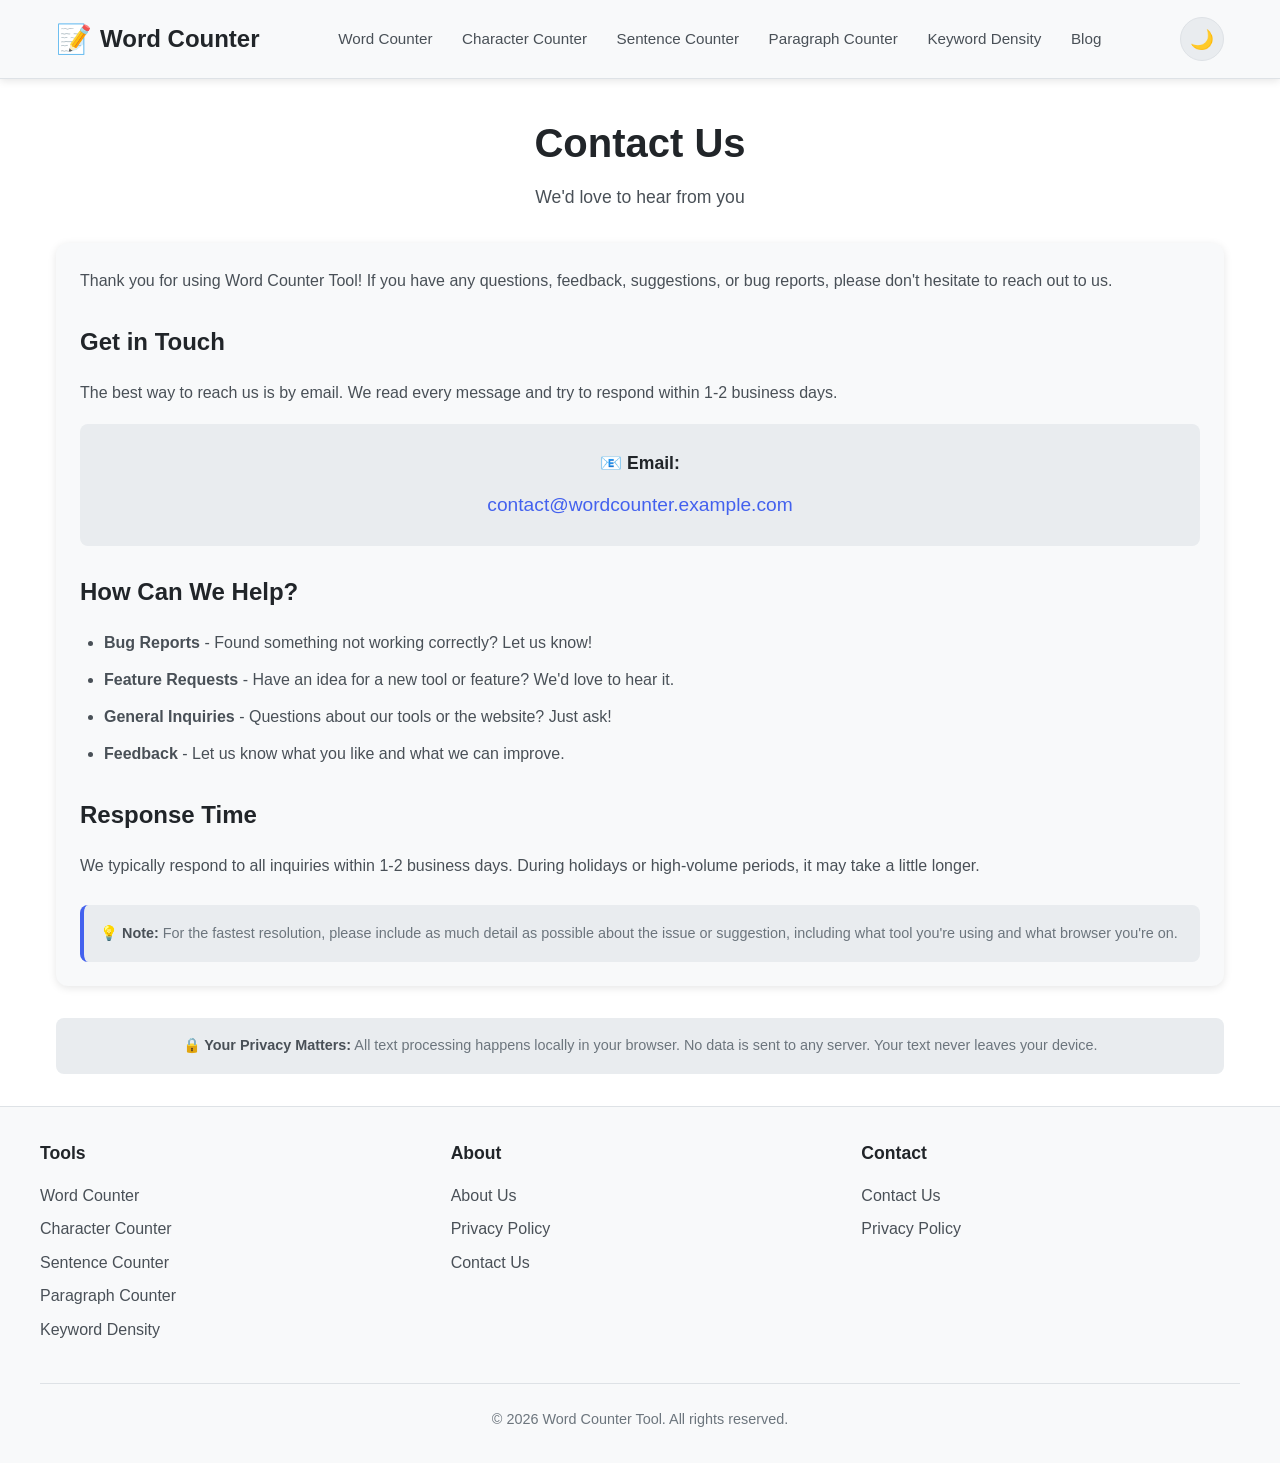
<file: contact.html>
<!DOCTYPE html>
<html lang="en">
<head>
    <meta charset="UTF-8">
    <meta name="viewport" content="width=device-width, initial-scale=1.0">
    <meta name="description" content="Contact Word Counter Tool - Get in touch with us. We welcome feedback, suggestions, and questions about our free online text analysis tools.">
    <meta name="keywords" content="contact word counter, word counter support, text tool feedback">
    <meta name="author" content="Word Counter Tool">
    <title>Contact Us - Word Counter Tool</title>
    <link rel="stylesheet" href="style.css">
    <script type="application/ld+json">
    {
        "@context": "https://schema.org",
        "@type": "ContactPage",
        "mainEntity": {
            "@type": "WebApplication",
            "name": "Word Counter Tool",
            "url": "https://wordcounter.example.com/"
        }
    }
    </script>
</head>
<body>
    <header>
        <div class="header-container">
            <a href="index.html" class="logo">
                <span class="logo-icon">📝</span>
                Word Counter
            </a>
            <nav>
                <a href="index.html" class="nav-link">Word Counter</a>
                <a href="character-counter.html" class="nav-link">Character Counter</a>
                <a href="sentence-counter.html" class="nav-link">Sentence Counter</a>
                <a href="paragraph-counter.html" class="nav-link">Paragraph Counter</a>
                <a href="keyword-density.html" class="nav-link">Keyword Density</a>
                <a href="blog.html" class="nav-link">Blog</a>
            </nav>
            <button class="mobile-menu-btn" aria-label="Toggle menu">☰</button>
            <button class="theme-toggle" aria-label="Toggle dark mode">🌙</button>
        </div>
    </header>

    <main>
        <section class="hero">
            <h1>Contact Us</h1>
            <p>We'd love to hear from you</p>
        </section>

        <div class="tool-container">
            <div style="line-height: 1.8; color: var(--text-secondary);">
                <p style="margin-bottom: 1.5rem;">
                    Thank you for using Word Counter Tool! If you have any questions, feedback, suggestions, or bug reports, please don't hesitate to reach out to us.
                </p>

                <h2 style="color: var(--text-primary); margin-bottom: 1rem;">Get in Touch</h2>
                <p style="margin-bottom: 1rem;">
                    The best way to reach us is by email. We read every message and try to respond within 1-2 business days.
                </p>

                <div style="background: var(--bg-tertiary); padding: 1.5rem; border-radius: 8px; margin-bottom: 1.5rem; text-align: center;">
                    <p style="margin-bottom: 0.5rem; font-size: 1.1rem;">
                        <strong style="color: var(--text-primary);">📧 Email:</strong>
                    </p>
                    <p style="font-size: 1.2rem;">
                        <a href="mailto:contact@wordcounter.example.com" style="color: var(--accent-color); font-weight: 500;">contact@wordcounter.example.com</a>
                    </p>
                </div>

                <h2 style="color: var(--text-primary); margin-bottom: 1rem;">How Can We Help?</h2>
                <ul style="margin-bottom: 1.5rem; padding-left: 1.5rem;">
                    <li style="margin-bottom: 0.5rem;"><strong>Bug Reports</strong> - Found something not working correctly? Let us know!</li>
                    <li style="margin-bottom: 0.5rem;"><strong>Feature Requests</strong> - Have an idea for a new tool or feature? We'd love to hear it.</li>
                    <li style="margin-bottom: 0.5rem;"><strong>General Inquiries</strong> - Questions about our tools or the website? Just ask!</li>
                    <li style="margin-bottom: 0.5rem;"><strong>Feedback</strong> - Let us know what you like and what we can improve.</li>
                </ul>

                <h2 style="color: var(--text-primary); margin-bottom: 1rem;">Response Time</h2>
                <p style="margin-bottom: 1.5rem;">
                    We typically respond to all inquiries within 1-2 business days. During holidays or high-volume periods, it may take a little longer.
                </p>

                <div style="background: var(--bg-tertiary); padding: 1rem; border-radius: 8px; border-left: 4px solid var(--accent-color);">
                    <p style="margin: 0; color: var(--text-muted); font-size: 0.9rem;">
                        <strong style="color: var(--text-secondary);">💡 Note:</strong> For the fastest resolution, please include as much detail as possible about the issue or suggestion, including what tool you're using and what browser you're on.
                    </p>
                </div>
            </div>
        </div>

        <div class="privacy-notice">
            <strong>🔒 Your Privacy Matters:</strong> All text processing happens locally in your browser. 
            No data is sent to any server. Your text never leaves your device.
        </div>
    </main>

    <footer>
        <div class="footer-container">
            <div class="footer-section">
                <h4>Tools</h4>
                <ul>
                    <li><a href="index.html">Word Counter</a></li>
                    <li><a href="character-counter.html">Character Counter</a></li>
                    <li><a href="sentence-counter.html">Sentence Counter</a></li>
                    <li><a href="paragraph-counter.html">Paragraph Counter</a></li>
                    <li><a href="keyword-density.html">Keyword Density</a></li>
                </ul>
            </div>
            <div class="footer-section">
                <h4>About</h4>
                <ul>
                    <li><a href="about.html">About Us</a></li>
                    <li><a href="privacy.html">Privacy Policy</a></li>
                    <li><a href="contact.html">Contact Us</a></li>
                </ul>
            </div>
            <div class="footer-section">
                <h4>Contact</h4>
                <ul>
                    <li><a href="contact.html">Contact Us</a></li>
                    <li><a href="privacy.html">Privacy Policy</a></li>
                </ul>
            </div>
        </div>
        <div class="footer-bottom">
            <p>&copy; 2026 Word Counter Tool. All rights reserved.</p>
        </div>
    </footer>

    <script src="script.js"></script>
</body>
</html>
</file>
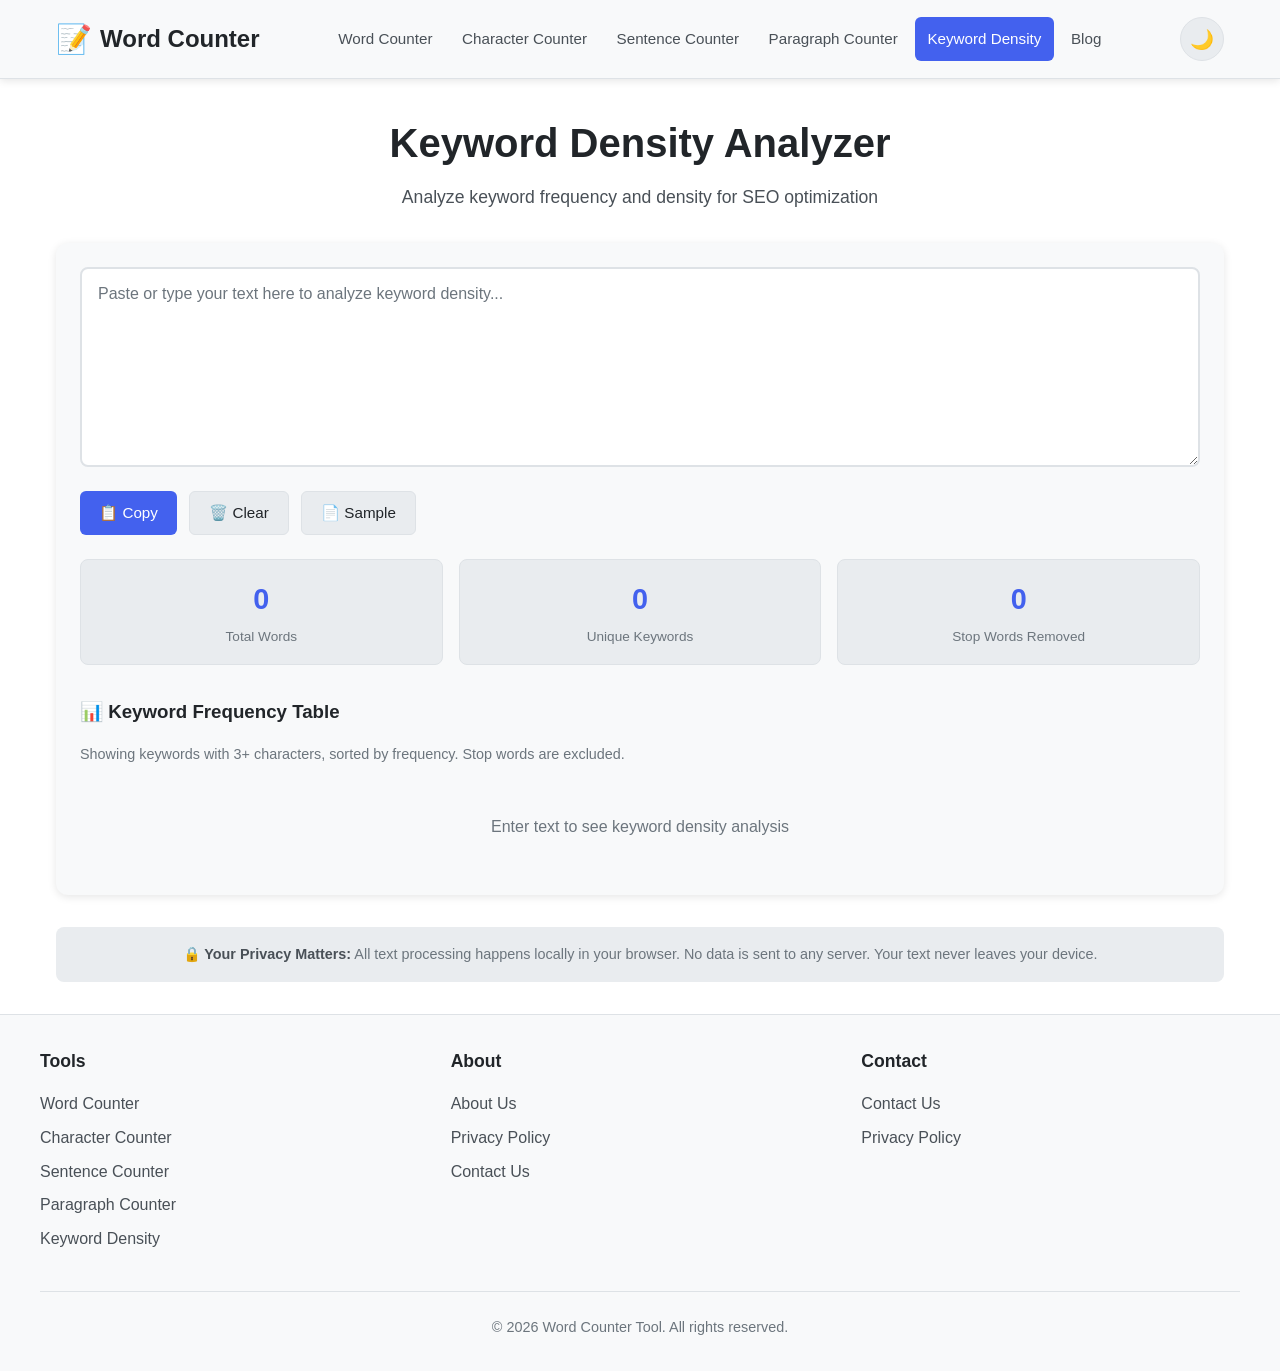
<file: keyword-density.html>
<!DOCTYPE html>
<html lang="en">
<head>
    <meta charset="UTF-8">
    <meta name="viewport" content="width=device-width, initial-scale=1.0">
    <meta name="description" content="Free Keyword Density Analyzer - Analyze keyword frequency and density in your text. Perfect for SEO optimization and content analysis.">
    <meta name="keywords" content="keyword density, keyword frequency, SEO tool, text analyzer, word frequency, content analysis, free online tool">
    <meta name="author" content="Word Counter Tool">
    <title>Free Keyword Density Analyzer - Check Keyword Frequency Online</title>
    <link rel="stylesheet" href="style.css">
    <script type="application/ld+json">
    {
        "@context": "https://schema.org",
        "@type": "WebApplication",
        "name": "Free Keyword Density Analyzer",
        "description": "Analyze keyword frequency and density in your text. Perfect for SEO optimization and content analysis.",
        "url": "https://wordcounter.example.com/keyword-density.html",
        "applicationCategory": "UtilitiesApplication",
        "operatingSystem": "Any",
        "browserRequirements": "Requires a modern web browser.",
        "offers": {
            "@type": "Offer",
            "price": "0",
            "priceCurrency": "USD"
        }
    }
    </script>
</head>
<body>
    <header>
        <div class="header-container">
            <a href="index.html" class="logo">
                <span class="logo-icon">📝</span>
                Word Counter
            </a>
            <nav>
                <a href="index.html" class="nav-link">Word Counter</a>
                <a href="character-counter.html" class="nav-link">Character Counter</a>
                <a href="sentence-counter.html" class="nav-link">Sentence Counter</a>
                <a href="paragraph-counter.html" class="nav-link">Paragraph Counter</a>
                <a href="keyword-density.html" class="nav-link active">Keyword Density</a>
                <a href="blog.html" class="nav-link">Blog</a>
            </nav>
            <button class="mobile-menu-btn" aria-label="Toggle menu">☰</button>
            <button class="theme-toggle" aria-label="Toggle dark mode">🌙</button>
        </div>
    </header>

    <main>
        <section class="hero">
            <h1>Keyword Density Analyzer</h1>
            <p>Analyze keyword frequency and density for SEO optimization</p>
        </section>

        <div class="tool-container">
            <textarea id="textInput" placeholder="Paste or type your text here to analyze keyword density..."></textarea>
            
            <div class="button-group">
                <button class="btn btn-primary" id="copyBtn">📋 Copy</button>
                <button class="btn btn-secondary" id="clearBtn">🗑️ Clear</button>
                <button class="btn btn-secondary" id="sampleBtn">📄 Sample</button>
            </div>

            <div class="stats-grid">
                <div class="stat-card">
                    <div class="stat-value" id="totalWords">0</div>
                    <div class="stat-label">Total Words</div>
                </div>
                <div class="stat-card">
                    <div class="stat-value" id="uniqueKeywords">0</div>
                    <div class="stat-label">Unique Keywords</div>
                </div>
                <div class="stat-card">
                    <div class="stat-value" id="stopWordsRemoved">0</div>
                    <div class="stat-label">Stop Words Removed</div>
                </div>
            </div>

            <div class="keywords-section">
                <h3>📊 Keyword Frequency Table</h3>
                <p style="color: var(--text-muted); margin-bottom: 1rem; font-size: 0.9rem;">
                    Showing keywords with 3+ characters, sorted by frequency. Stop words are excluded.
                </p>
                <div id="keywordTable">
                    <div class="no-results">Enter text to see keyword density analysis</div>
                </div>
            </div>
        </div>

        <div class="privacy-notice">
            <strong>🔒 Your Privacy Matters:</strong> All text processing happens locally in your browser. 
            No data is sent to any server. Your text never leaves your device.
        </div>
    </main>

    <footer>
        <div class="footer-container">
            <div class="footer-section">
                <h4>Tools</h4>
                <ul>
                    <li><a href="index.html">Word Counter</a></li>
                    <li><a href="character-counter.html">Character Counter</a></li>
                    <li><a href="sentence-counter.html">Sentence Counter</a></li>
                    <li><a href="paragraph-counter.html">Paragraph Counter</a></li>
                    <li><a href="keyword-density.html">Keyword Density</a></li>
                </ul>
            </div>
            <div class="footer-section">
                <h4>About</h4>
                <ul>
                    <li><a href="about.html">About Us</a></li>
                    <li><a href="privacy.html">Privacy Policy</a></li>
                    <li><a href="contact.html">Contact Us</a></li>
                </ul>
            </div>
            <div class="footer-section">
                <h4>Contact</h4>
                <ul>
                    <li><a href="contact.html">Contact Us</a></li>
                    <li><a href="privacy.html">Privacy Policy</a></li>
                </ul>
            </div>
        </div>
        <div class="footer-bottom">
            <p>&copy; 2026 Word Counter Tool. All rights reserved.</p>
        </div>
    </footer>

    <script src="script.js"></script>
    <script>
        const textInput = document.getElementById('textInput');
        const copyBtn = document.getElementById('copyBtn');
        const clearBtn = document.getElementById('clearBtn');
        const sampleBtn = document.getElementById('sampleBtn');

        function updateStats() {
            const text = textInput.value;
            const trimmed = text.trim();
            
            if (!trimmed) {
                document.getElementById('totalWords').textContent = '0';
                document.getElementById('uniqueKeywords').textContent = '0';
                document.getElementById('stopWordsRemoved').textContent = '0';
                document.getElementById('keywordTable').innerHTML = 
                    '<div class="no-results">Enter text to see keyword density analysis</div>';
                return;
            }
            
            const totalWordCount = countWords(text);
            const keywords = extractKeywords(text, 3);
            
            const originalWords = text.toLowerCase().replace(/[^\w\s]/g, '').split(/\s+/).filter(w => w.length >= 3);
            const stopWordsCount = originalWords.filter(w => STOP_WORDS.has(w)).length;
            
            document.getElementById('totalWords').textContent = totalWordCount;
            document.getElementById('uniqueKeywords').textContent = keywords.length;
            document.getElementById('stopWordsRemoved').textContent = stopWordsCount;
            
            updateKeywordTable(keywords);
        }

        function updateKeywordTable(keywords) {
            const tableContainer = document.getElementById('keywordTable');
            
            if (keywords.length === 0) {
                tableContainer.innerHTML = '<div class="no-results">No keywords found (minimum 3 characters)</div>';
                return;
            }
            
            const tableHTML = `
                <table class="keyword-table">
                    <thead>
                        <tr>
                            <th>Rank</th>
                            <th>Keyword</th>
                            <th>Frequency</th>
                            <th>Density</th>
                        </tr>
                    </thead>
                    <tbody>
                        ${keywords.map((kw, index) => `
                            <tr>
                                <td>${index + 1}</td>
                                <td><strong>${kw.word}</strong></td>
                                <td>${kw.count}</td>
                                <td>${kw.density}%</td>
                            </tr>
                        `).join('')}
                    </tbody>
                </table>
            `;
            
            tableContainer.innerHTML = tableHTML;
        }

        textInput.addEventListener('input', updateStats);

        copyBtn.addEventListener('click', async () => {
            const success = await copyToClipboard(textInput.value);
            showCopyFeedback(copyBtn, success);
        });

        clearBtn.addEventListener('click', () => {
            textInput.value = '';
            updateStats();
        });

        sampleBtn.addEventListener('click', () => {
            textInput.value = SAMPLE_TEXT;
            updateStats();
        });

        updateStats();
    </script>
</body>
</html>
</file>
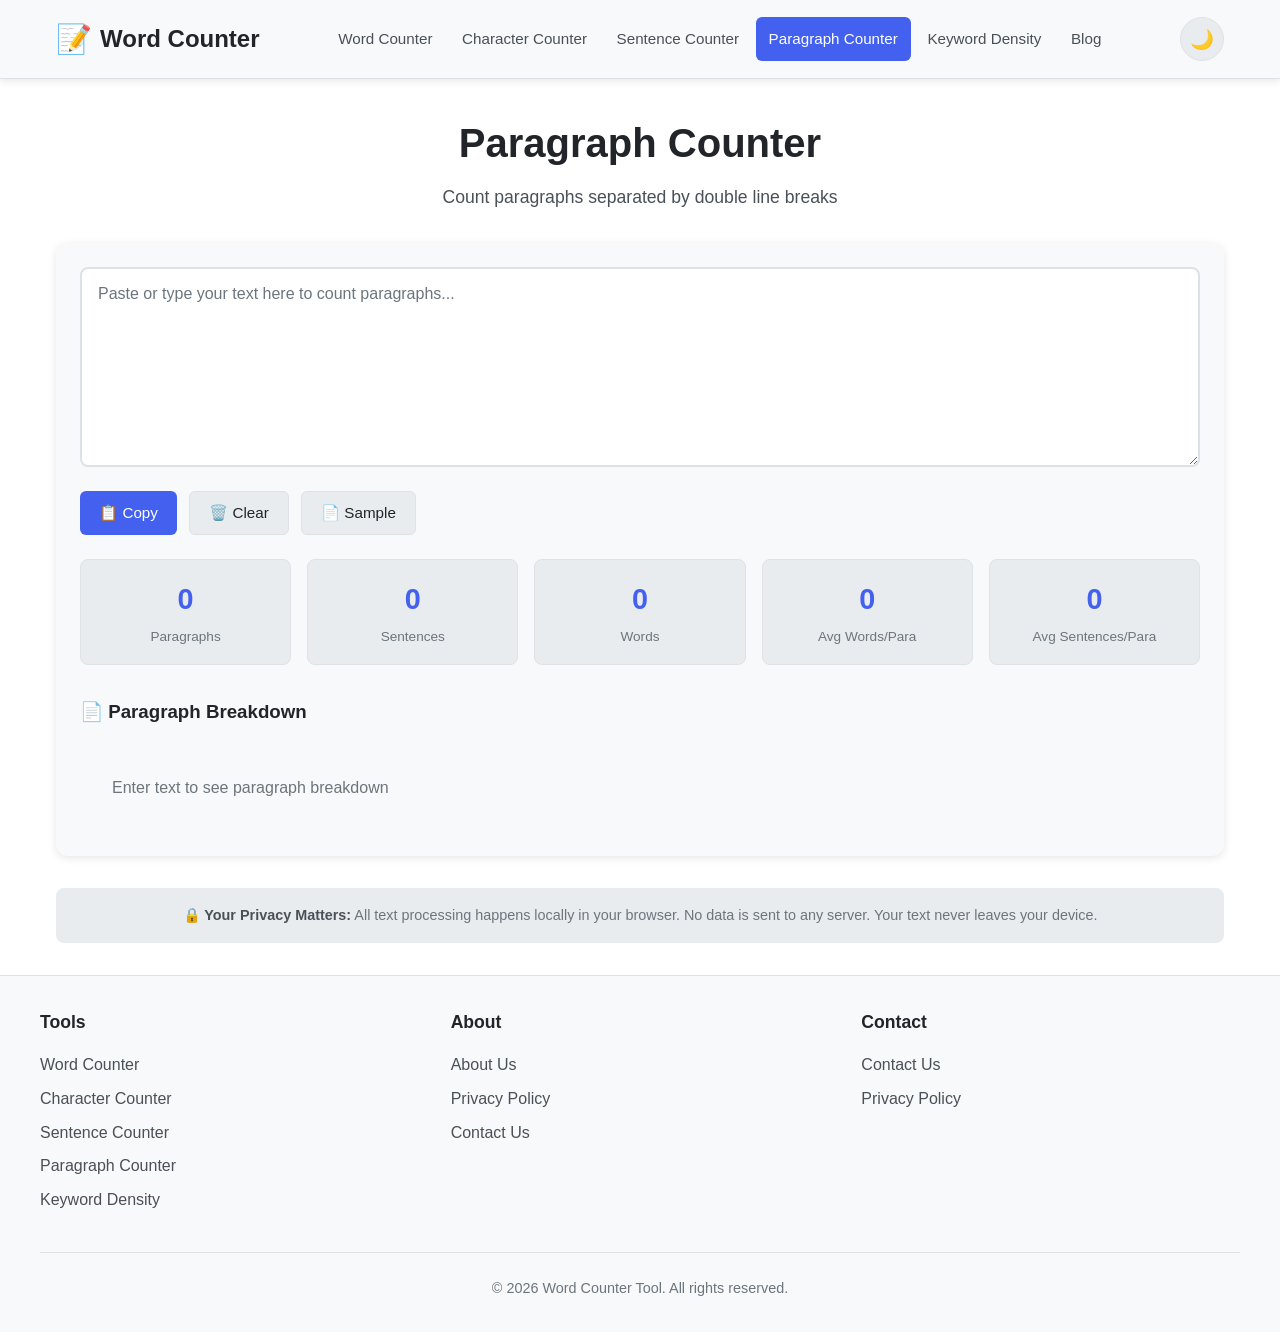
<file: paragraph-counter.html>
<!DOCTYPE html>
<html lang="en">
<head>
    <meta charset="UTF-8">
    <meta name="viewport" content="width=device-width, initial-scale=1.0">
    <meta name="description" content="Free Paragraph Counter - Count paragraphs in your text online. Split by double line breaks for accurate paragraph counting.">
    <meta name="keywords" content="paragraph counter, paragraph count, count paragraphs, text analyzer, free online tool">
    <meta name="author" content="Word Counter Tool">
    <title>Free Paragraph Counter - Count Paragraphs Online</title>
    <link rel="stylesheet" href="style.css">
    <script type="application/ld+json">
    {
        "@context": "https://schema.org",
        "@type": "WebApplication",
        "name": "Free Paragraph Counter",
        "description": "Count paragraphs in your text online. Split by double line breaks for accurate paragraph counting.",
        "url": "https://wordcounter.example.com/paragraph-counter.html",
        "applicationCategory": "UtilitiesApplication",
        "operatingSystem": "Any",
        "browserRequirements": "Requires a modern web browser.",
        "offers": {
            "@type": "Offer",
            "price": "0",
            "priceCurrency": "USD"
        }
    }
    </script>
</head>
<body>
    <header>
        <div class="header-container">
            <a href="index.html" class="logo">
                <span class="logo-icon">📝</span>
                Word Counter
            </a>
            <nav>
                <a href="index.html" class="nav-link">Word Counter</a>
                <a href="character-counter.html" class="nav-link">Character Counter</a>
                <a href="sentence-counter.html" class="nav-link">Sentence Counter</a>
                <a href="paragraph-counter.html" class="nav-link active">Paragraph Counter</a>
                <a href="keyword-density.html" class="nav-link">Keyword Density</a>
                <a href="blog.html" class="nav-link">Blog</a>
            </nav>
            <button class="mobile-menu-btn" aria-label="Toggle menu">☰</button>
            <button class="theme-toggle" aria-label="Toggle dark mode">🌙</button>
        </div>
    </header>

    <main>
        <section class="hero">
            <h1>Paragraph Counter</h1>
            <p>Count paragraphs separated by double line breaks</p>
        </section>

        <div class="tool-container">
            <textarea id="textInput" placeholder="Paste or type your text here to count paragraphs..."></textarea>
            
            <div class="button-group">
                <button class="btn btn-primary" id="copyBtn">📋 Copy</button>
                <button class="btn btn-secondary" id="clearBtn">🗑️ Clear</button>
                <button class="btn btn-secondary" id="sampleBtn">📄 Sample</button>
            </div>

            <div class="stats-grid">
                <div class="stat-card">
                    <div class="stat-value" id="paragraphCount">0</div>
                    <div class="stat-label">Paragraphs</div>
                </div>
                <div class="stat-card">
                    <div class="stat-value" id="sentenceCount">0</div>
                    <div class="stat-label">Sentences</div>
                </div>
                <div class="stat-card">
                    <div class="stat-value" id="wordCount">0</div>
                    <div class="stat-label">Words</div>
                </div>
                <div class="stat-card">
                    <div class="stat-value" id="avgWordsParagraph">0</div>
                    <div class="stat-label">Avg Words/Para</div>
                </div>
                <div class="stat-card">
                    <div class="stat-value" id="avgSentencesParagraph">0</div>
                    <div class="stat-label">Avg Sentences/Para</div>
                </div>
            </div>

            <div class="keywords-section">
                <h3>📄 Paragraph Breakdown</h3>
                <div id="paragraphList" class="keywords-list">
                    <div class="no-results">Enter text to see paragraph breakdown</div>
                </div>
            </div>
        </div>

        <div class="privacy-notice">
            <strong>🔒 Your Privacy Matters:</strong> All text processing happens locally in your browser. 
            No data is sent to any server. Your text never leaves your device.
        </div>
    </main>

    <footer>
        <div class="footer-container">
            <div class="footer-section">
                <h4>Tools</h4>
                <ul>
                    <li><a href="index.html">Word Counter</a></li>
                    <li><a href="character-counter.html">Character Counter</a></li>
                    <li><a href="sentence-counter.html">Sentence Counter</a></li>
                    <li><a href="paragraph-counter.html">Paragraph Counter</a></li>
                    <li><a href="keyword-density.html">Keyword Density</a></li>
                </ul>
            </div>
            <div class="footer-section">
                <h4>About</h4>
                <ul>
                    <li><a href="about.html">About Us</a></li>
                    <li><a href="privacy.html">Privacy Policy</a></li>
                    <li><a href="contact.html">Contact Us</a></li>
                </ul>
            </div>
            <div class="footer-section">
                <h4>Contact</h4>
                <ul>
                    <li><a href="contact.html">Contact Us</a></li>
                    <li><a href="privacy.html">Privacy Policy</a></li>
                </ul>
            </div>
        </div>
        <div class="footer-bottom">
            <p>&copy; 2026 Word Counter Tool. All rights reserved.</p>
        </div>
    </footer>

    <script src="script.js"></script>
    <script>
        const textInput = document.getElementById('textInput');
        const copyBtn = document.getElementById('copyBtn');
        const clearBtn = document.getElementById('clearBtn');
        const sampleBtn = document.getElementById('sampleBtn');

        function updateStats() {
            const text = textInput.value;
            const paragraphs = countParagraphs(text);
            const sentences = countSentences(text);
            const words = countWords(text);
            const avgWords = paragraphs > 0 ? (words / paragraphs).toFixed(1) : 0;
            const avgSentences = paragraphs > 0 ? (sentences / paragraphs).toFixed(1) : 0;
            
            document.getElementById('paragraphCount').textContent = paragraphs;
            document.getElementById('sentenceCount').textContent = sentences;
            document.getElementById('wordCount').textContent = words;
            document.getElementById('avgWordsParagraph').textContent = avgWords;
            document.getElementById('avgSentencesParagraph').textContent = avgSentences;
            
            updateParagraphList(text);
        }

        function updateParagraphList(text) {
            const paragraphList = document.getElementById('paragraphList');
            const trimmed = text.trim();
            
            if (!trimmed) {
                paragraphList.innerHTML = '<div class="no-results">Enter text to see paragraph breakdown</div>';
                return;
            }
            
            const paragraphs = trimmed.split(/\n\s*\n/).filter(p => p.trim().length > 0);
            
            if (paragraphs.length === 0) {
                paragraphList.innerHTML = '<div class="no-results">No paragraphs found</div>';
                return;
            }
            
            paragraphList.innerHTML = paragraphs.map((paragraph, index) => {
                const wordCount = countWords(paragraph);
                const sentenceCount = countSentences(paragraph);
                const preview = paragraph.trim().substring(0, 60).replace(/\n/g, ' ');
                return `<div class="keyword-item">
                    <strong>#${index + 1}</strong> 
                    ${preview}${paragraph.trim().length > 60 ? '...' : ''} 
                    <span>(${wordCount} words, ${sentenceCount} sentences)</span>
                </div>`;
            }).join('');
        }

        textInput.addEventListener('input', updateStats);

        copyBtn.addEventListener('click', async () => {
            const success = await copyToClipboard(textInput.value);
            showCopyFeedback(copyBtn, success);
        });

        clearBtn.addEventListener('click', () => {
            textInput.value = '';
            updateStats();
        });

        sampleBtn.addEventListener('click', () => {
            textInput.value = SAMPLE_TEXT;
            updateStats();
        });

        updateStats();
    </script>
</body>
</html>
</file>
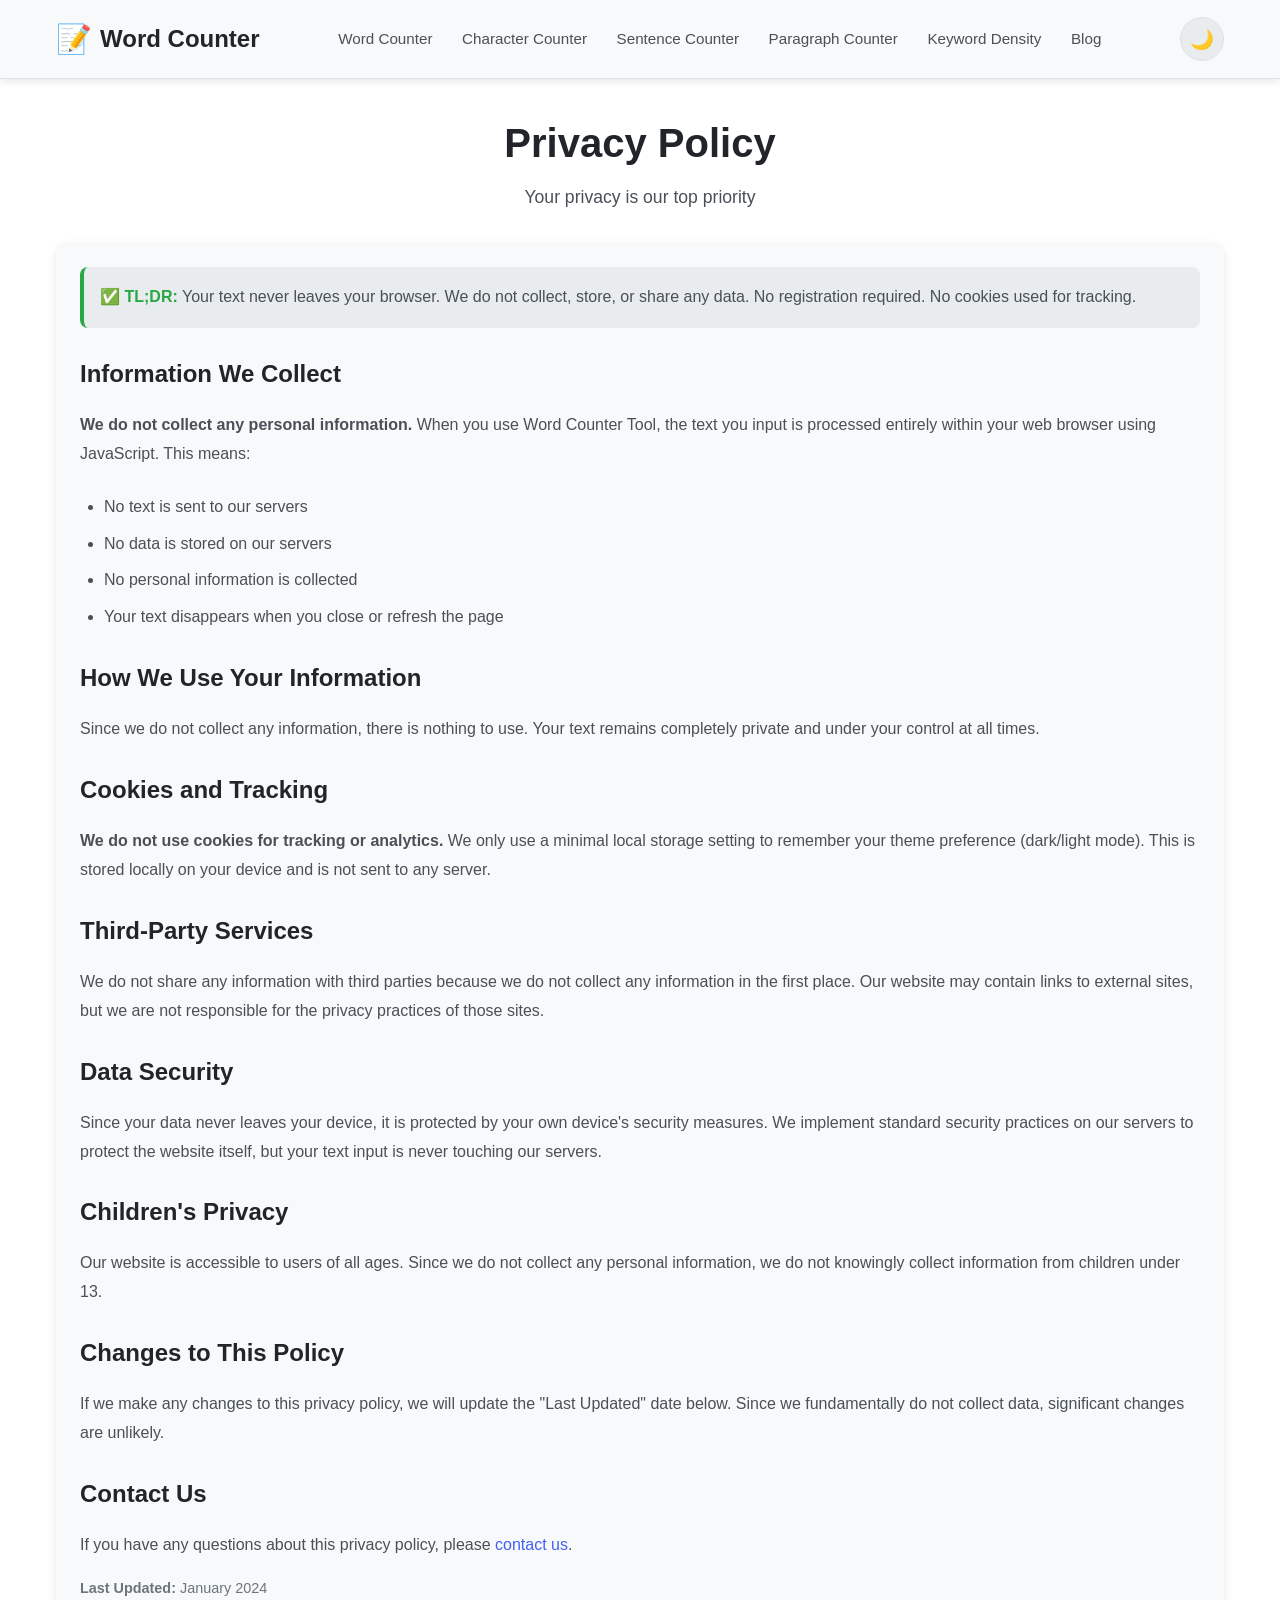
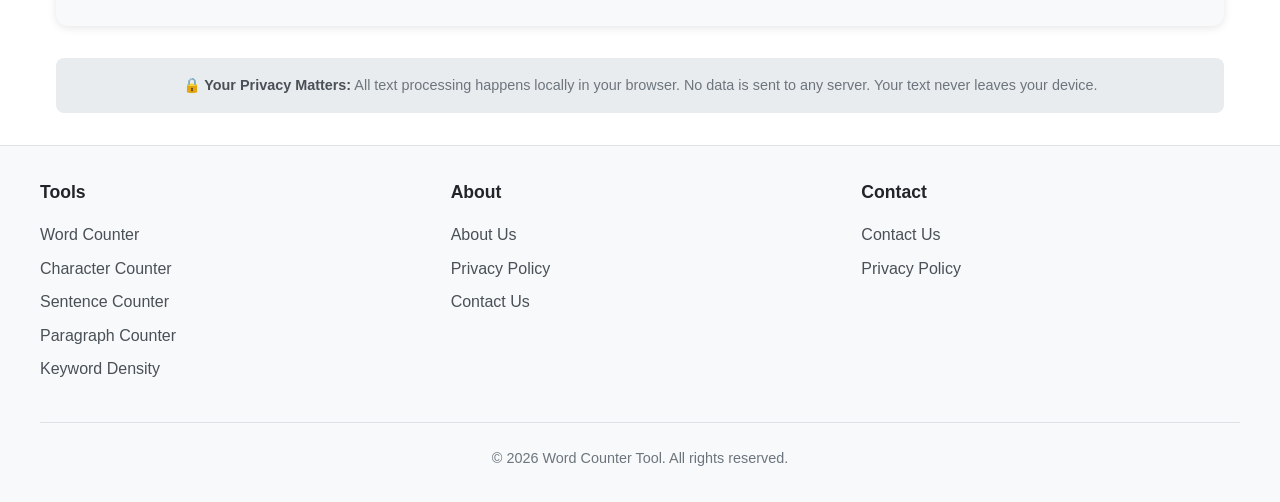
<file: privacy.html>
<!DOCTYPE html>
<html lang="en">
<head>
    <meta charset="UTF-8">
    <meta name="viewport" content="width=device-width, initial-scale=1.0">
    <meta name="description" content="Privacy Policy - Word Counter Tool. Your text never leaves your browser. We do not collect, store, or share any data. 100% privacy guaranteed.">
    <meta name="keywords" content="privacy policy, data privacy, word counter privacy, text analyzer privacy">
    <meta name="author" content="Word Counter Tool">
    <title>Privacy Policy - Word Counter Tool</title>
    <link rel="stylesheet" href="style.css">
    <script type="application/ld+json">
    {
        "@context": "https://schema.org",
        "@type": "PrivacyPolicyPage",
        "mainEntity": {
            "@type": "WebApplication",
            "name": "Word Counter Tool",
            "url": "https://wordcounter.example.com/"
        }
    }
    </script>
</head>
<body>
    <header>
        <div class="header-container">
            <a href="index.html" class="logo">
                <span class="logo-icon">📝</span>
                Word Counter
            </a>
            <nav>
                <a href="index.html" class="nav-link">Word Counter</a>
                <a href="character-counter.html" class="nav-link">Character Counter</a>
                <a href="sentence-counter.html" class="nav-link">Sentence Counter</a>
                <a href="paragraph-counter.html" class="nav-link">Paragraph Counter</a>
                <a href="keyword-density.html" class="nav-link">Keyword Density</a>
                <a href="blog.html" class="nav-link">Blog</a>
            </nav>
            <button class="mobile-menu-btn" aria-label="Toggle menu">☰</button>
            <button class="theme-toggle" aria-label="Toggle dark mode">🌙</button>
        </div>
    </header>

    <main>
        <section class="hero">
            <h1>Privacy Policy</h1>
            <p>Your privacy is our top priority</p>
        </section>

        <div class="tool-container">
            <div style="line-height: 1.8; color: var(--text-secondary);">
                <p style="margin-bottom: 1.5rem; padding: 1rem; background: var(--bg-tertiary); border-radius: 8px; border-left: 4px solid var(--success-color);">
                    <strong style="color: var(--success-color);">✅ TL;DR:</strong> Your text never leaves your browser. We do not collect, store, or share any data. No registration required. No cookies used for tracking.
                </p>

                <h2 style="color: var(--text-primary); margin-bottom: 1rem;">Information We Collect</h2>
                <p style="margin-bottom: 1.5rem;">
                    <strong>We do not collect any personal information.</strong> When you use Word Counter Tool, the text you input is processed entirely within your web browser using JavaScript. This means:
                </p>
                <ul style="margin-bottom: 1.5rem; padding-left: 1.5rem;">
                    <li style="margin-bottom: 0.5rem;">No text is sent to our servers</li>
                    <li style="margin-bottom: 0.5rem;">No data is stored on our servers</li>
                    <li style="margin-bottom: 0.5rem;">No personal information is collected</li>
                    <li style="margin-bottom: 0.5rem;">Your text disappears when you close or refresh the page</li>
                </ul>

                <h2 style="color: var(--text-primary); margin-bottom: 1rem;">How We Use Your Information</h2>
                <p style="margin-bottom: 1.5rem;">
                    Since we do not collect any information, there is nothing to use. Your text remains completely private and under your control at all times.
                </p>

                <h2 style="color: var(--text-primary); margin-bottom: 1rem;">Cookies and Tracking</h2>
                <p style="margin-bottom: 1.5rem;">
                    <strong>We do not use cookies for tracking or analytics.</strong> We only use a minimal local storage setting to remember your theme preference (dark/light mode). This is stored locally on your device and is not sent to any server.
                </p>

                <h2 style="color: var(--text-primary); margin-bottom: 1rem;">Third-Party Services</h2>
                <p style="margin-bottom: 1.5rem;">
                    We do not share any information with third parties because we do not collect any information in the first place. Our website may contain links to external sites, but we are not responsible for the privacy practices of those sites.
                </p>

                <h2 style="color: var(--text-primary); margin-bottom: 1rem;">Data Security</h2>
                <p style="margin-bottom: 1.5rem;">
                    Since your data never leaves your device, it is protected by your own device's security measures. We implement standard security practices on our servers to protect the website itself, but your text input is never touching our servers.
                </p>

                <h2 style="color: var(--text-primary); margin-bottom: 1rem;">Children's Privacy</h2>
                <p style="margin-bottom: 1.5rem;">
                    Our website is accessible to users of all ages. Since we do not collect any personal information, we do not knowingly collect information from children under 13.
                </p>

                <h2 style="color: var(--text-primary); margin-bottom: 1rem;">Changes to This Policy</h2>
                <p style="margin-bottom: 1.5rem;">
                    If we make any changes to this privacy policy, we will update the "Last Updated" date below. Since we fundamentally do not collect data, significant changes are unlikely.
                </p>

                <h2 style="color: var(--text-primary); margin-bottom: 1rem;">Contact Us</h2>
                <p style="margin-bottom: 1rem;">
                    If you have any questions about this privacy policy, please <a href="contact.html" style="color: var(--accent-color);">contact us</a>.
                </p>

                <p style="color: var(--text-muted); font-size: 0.9rem;">
                    <strong>Last Updated:</strong> January 2024
                </p>
            </div>
        </div>

        <div class="privacy-notice">
            <strong>🔒 Your Privacy Matters:</strong> All text processing happens locally in your browser. 
            No data is sent to any server. Your text never leaves your device.
        </div>
    </main>

    <footer>
        <div class="footer-container">
            <div class="footer-section">
                <h4>Tools</h4>
                <ul>
                    <li><a href="index.html">Word Counter</a></li>
                    <li><a href="character-counter.html">Character Counter</a></li>
                    <li><a href="sentence-counter.html">Sentence Counter</a></li>
                    <li><a href="paragraph-counter.html">Paragraph Counter</a></li>
                    <li><a href="keyword-density.html">Keyword Density</a></li>
                </ul>
            </div>
            <div class="footer-section">
                <h4>About</h4>
                <ul>
                    <li><a href="about.html">About Us</a></li>
                    <li><a href="privacy.html">Privacy Policy</a></li>
                    <li><a href="contact.html">Contact Us</a></li>
                </ul>
            </div>
            <div class="footer-section">
                <h4>Contact</h4>
                <ul>
                    <li><a href="contact.html">Contact Us</a></li>
                    <li><a href="privacy.html">Privacy Policy</a></li>
                </ul>
            </div>
        </div>
        <div class="footer-bottom">
            <p>&copy; 2026 Word Counter Tool. All rights reserved.</p>
        </div>
    </footer>

    <script src="script.js"></script>
</body>
</html>
</file>
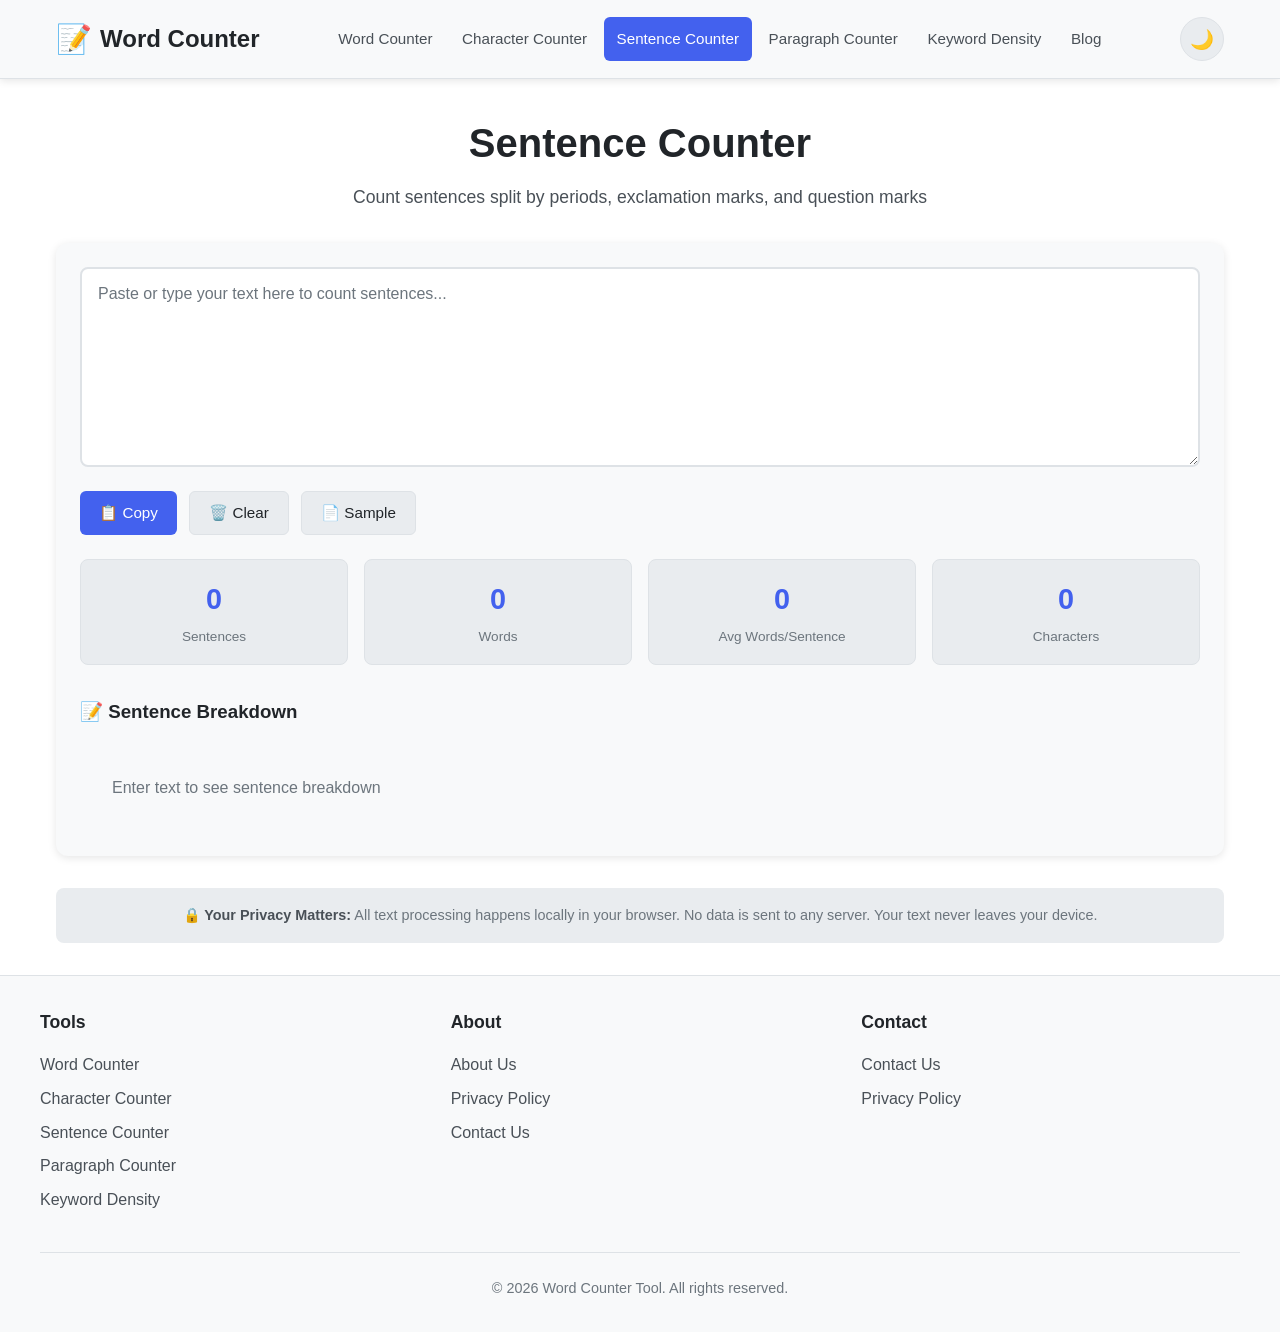
<file: sentence-counter.html>
<!DOCTYPE html>
<html lang="en">
<head>
    <meta charset="UTF-8">
    <meta name="viewport" content="width=device-width, initial-scale=1.0">
    <meta name="description" content="Free Sentence Counter - Count sentences in your text online. Split by periods, exclamation marks, and question marks.">
    <meta name="keywords" content="sentence counter, sentence count, text analyzer, count sentences, free online tool">
    <meta name="author" content="Word Counter Tool">
    <title>Free Sentence Counter - Count Sentences Online</title>
    <link rel="stylesheet" href="style.css">
    <script type="application/ld+json">
    {
        "@context": "https://schema.org",
        "@type": "WebApplication",
        "name": "Free Sentence Counter",
        "description": "Count sentences in your text online. Split by periods, exclamation marks, and question marks.",
        "url": "https://wordcounter.example.com/sentence-counter.html",
        "applicationCategory": "UtilitiesApplication",
        "operatingSystem": "Any",
        "browserRequirements": "Requires a modern web browser.",
        "offers": {
            "@type": "Offer",
            "price": "0",
            "priceCurrency": "USD"
        }
    }
    </script>
</head>
<body>
    <header>
        <div class="header-container">
            <a href="index.html" class="logo">
                <span class="logo-icon">📝</span>
                Word Counter
            </a>
            <nav>
                <a href="index.html" class="nav-link">Word Counter</a>
                <a href="character-counter.html" class="nav-link">Character Counter</a>
                <a href="sentence-counter.html" class="nav-link active">Sentence Counter</a>
                <a href="paragraph-counter.html" class="nav-link">Paragraph Counter</a>
                <a href="keyword-density.html" class="nav-link">Keyword Density</a>
                <a href="blog.html" class="nav-link">Blog</a>
            </nav>
            <button class="mobile-menu-btn" aria-label="Toggle menu">☰</button>
            <button class="theme-toggle" aria-label="Toggle dark mode">🌙</button>
        </div>
    </header>

    <main>
        <section class="hero">
            <h1>Sentence Counter</h1>
            <p>Count sentences split by periods, exclamation marks, and question marks</p>
        </section>

        <div class="tool-container">
            <textarea id="textInput" placeholder="Paste or type your text here to count sentences..."></textarea>
            
            <div class="button-group">
                <button class="btn btn-primary" id="copyBtn">📋 Copy</button>
                <button class="btn btn-secondary" id="clearBtn">🗑️ Clear</button>
                <button class="btn btn-secondary" id="sampleBtn">📄 Sample</button>
            </div>

            <div class="stats-grid">
                <div class="stat-card">
                    <div class="stat-value" id="sentenceCount">0</div>
                    <div class="stat-label">Sentences</div>
                </div>
                <div class="stat-card">
                    <div class="stat-value" id="wordCount">0</div>
                    <div class="stat-label">Words</div>
                </div>
                <div class="stat-card">
                    <div class="stat-value" id="avgWordsSentence">0</div>
                    <div class="stat-label">Avg Words/Sentence</div>
                </div>
                <div class="stat-card">
                    <div class="stat-value" id="charCount">0</div>
                    <div class="stat-label">Characters</div>
                </div>
            </div>

            <div class="keywords-section">
                <h3>📝 Sentence Breakdown</h3>
                <div id="sentenceList" class="keywords-list">
                    <div class="no-results">Enter text to see sentence breakdown</div>
                </div>
            </div>
        </div>

        <div class="privacy-notice">
            <strong>🔒 Your Privacy Matters:</strong> All text processing happens locally in your browser. 
            No data is sent to any server. Your text never leaves your device.
        </div>
    </main>

    <footer>
        <div class="footer-container">
            <div class="footer-section">
                <h4>Tools</h4>
                <ul>
                    <li><a href="index.html">Word Counter</a></li>
                    <li><a href="character-counter.html">Character Counter</a></li>
                    <li><a href="sentence-counter.html">Sentence Counter</a></li>
                    <li><a href="paragraph-counter.html">Paragraph Counter</a></li>
                    <li><a href="keyword-density.html">Keyword Density</a></li>
                </ul>
            </div>
            <div class="footer-section">
                <h4>About</h4>
                <ul>
                    <li><a href="about.html">About Us</a></li>
                    <li><a href="privacy.html">Privacy Policy</a></li>
                    <li><a href="contact.html">Contact Us</a></li>
                </ul>
            </div>
            <div class="footer-section">
                <h4>Contact</h4>
                <ul>
                    <li><a href="contact.html">Contact Us</a></li>
                    <li><a href="privacy.html">Privacy Policy</a></li>
                </ul>
            </div>
        </div>
        <div class="footer-bottom">
            <p>&copy; 2026 Word Counter Tool. All rights reserved.</p>
        </div>
    </footer>

    <script src="script.js"></script>
    <script>
        const textInput = document.getElementById('textInput');
        const copyBtn = document.getElementById('copyBtn');
        const clearBtn = document.getElementById('clearBtn');
        const sampleBtn = document.getElementById('sampleBtn');

        function updateStats() {
            const text = textInput.value;
            const sentences = countSentences(text);
            const words = countWords(text);
            const chars = countCharacters(text, true);
            const avgWords = sentences > 0 ? (words / sentences).toFixed(1) : 0;
            
            document.getElementById('sentenceCount').textContent = sentences;
            document.getElementById('wordCount').textContent = words;
            document.getElementById('avgWordsSentence').textContent = avgWords;
            document.getElementById('charCount').textContent = chars;
            
            updateSentenceList(text);
        }

        function updateSentenceList(text) {
            const sentenceList = document.getElementById('sentenceList');
            const trimmed = text.trim();
            
            if (!trimmed) {
                sentenceList.innerHTML = '<div class="no-results">Enter text to see sentence breakdown</div>';
                return;
            }
            
            const sentences = trimmed.split(/[.!?]+/).filter(s => s.trim().length > 0);
            
            if (sentences.length === 0) {
                sentenceList.innerHTML = '<div class="no-results">No sentences found</div>';
                return;
            }
            
            sentenceList.innerHTML = sentences.map((sentence, index) => {
                const wordCount = countWords(sentence);
                return `<div class="keyword-item">
                    <strong>#${index + 1}</strong> 
                    ${sentence.trim().substring(0, 50)}${sentence.trim().length > 50 ? '...' : ''} 
                    <span>(${wordCount} words)</span>
                </div>`;
            }).join('');
        }

        textInput.addEventListener('input', updateStats);

        copyBtn.addEventListener('click', async () => {
            const success = await copyToClipboard(textInput.value);
            showCopyFeedback(copyBtn, success);
        });

        clearBtn.addEventListener('click', () => {
            textInput.value = '';
            updateStats();
        });

        sampleBtn.addEventListener('click', () => {
            textInput.value = SAMPLE_TEXT;
            updateStats();
        });

        updateStats();
    </script>
</body>
</html>
</file>
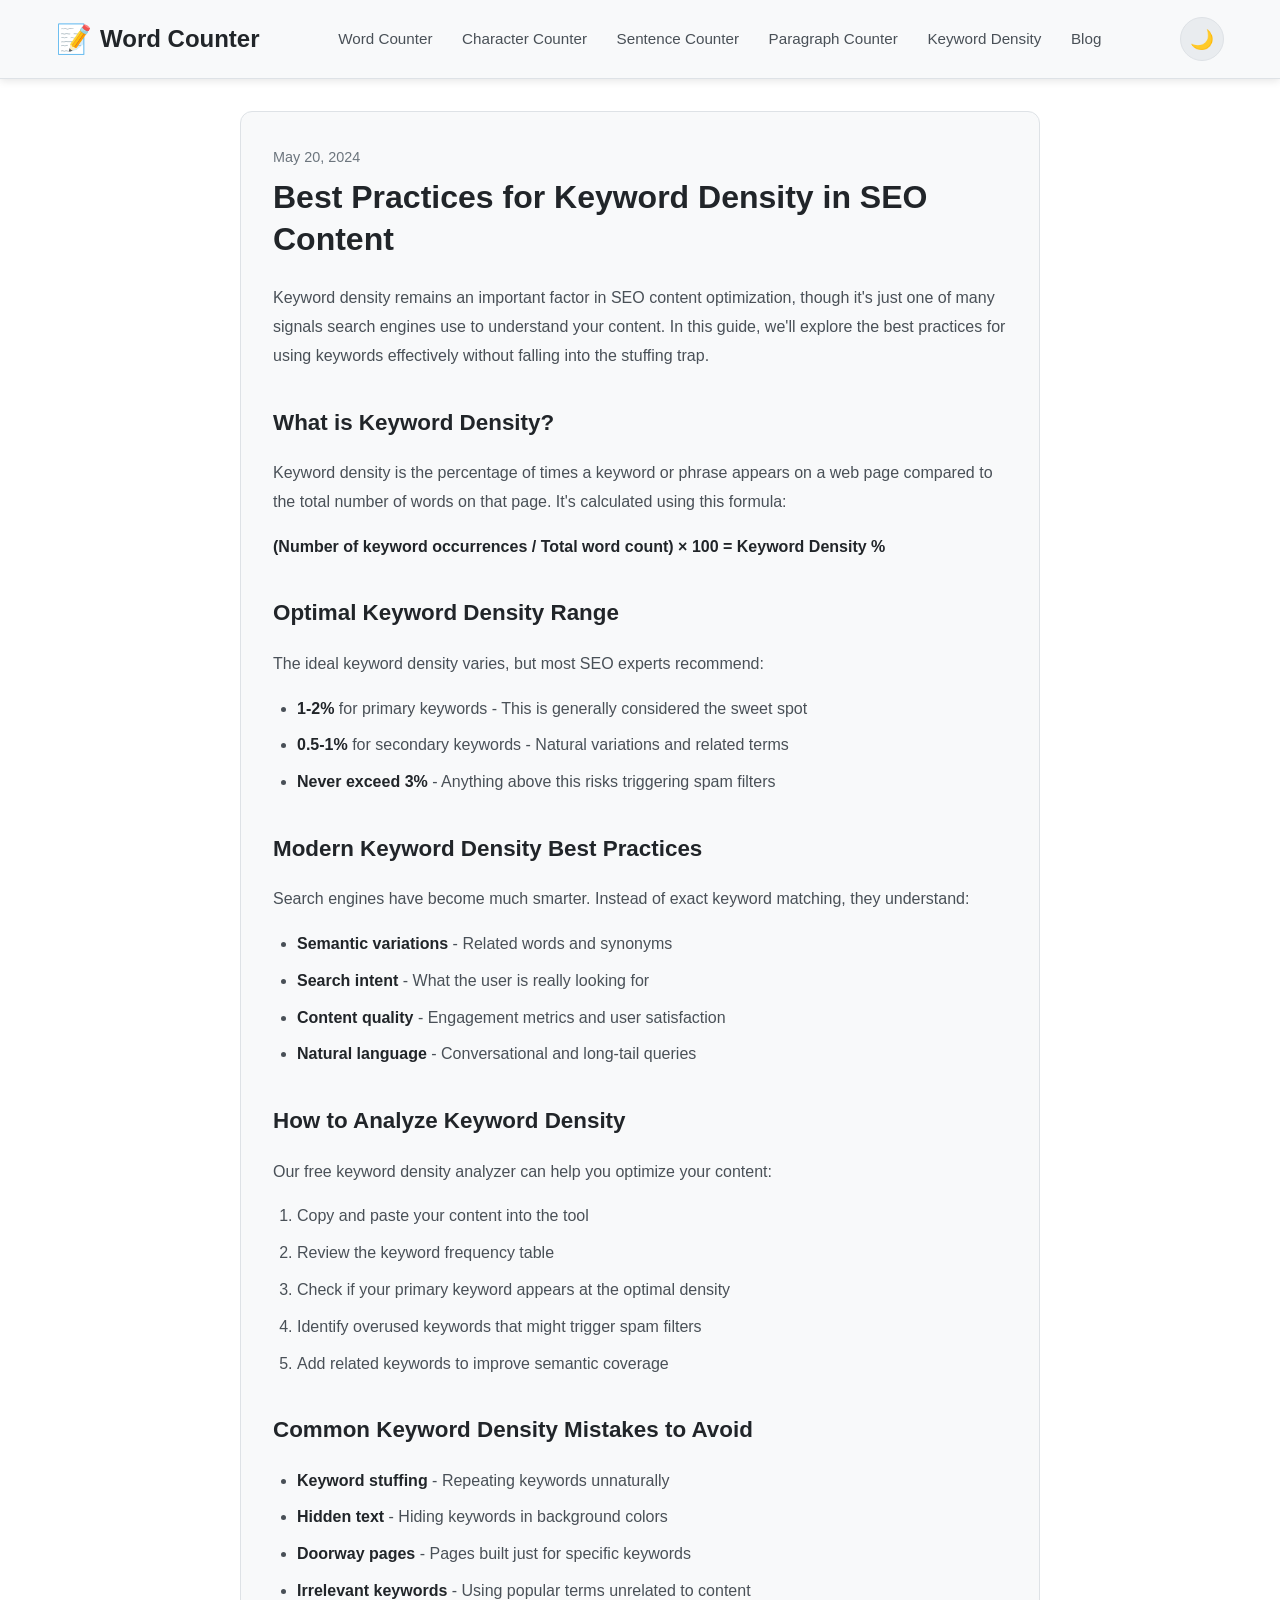
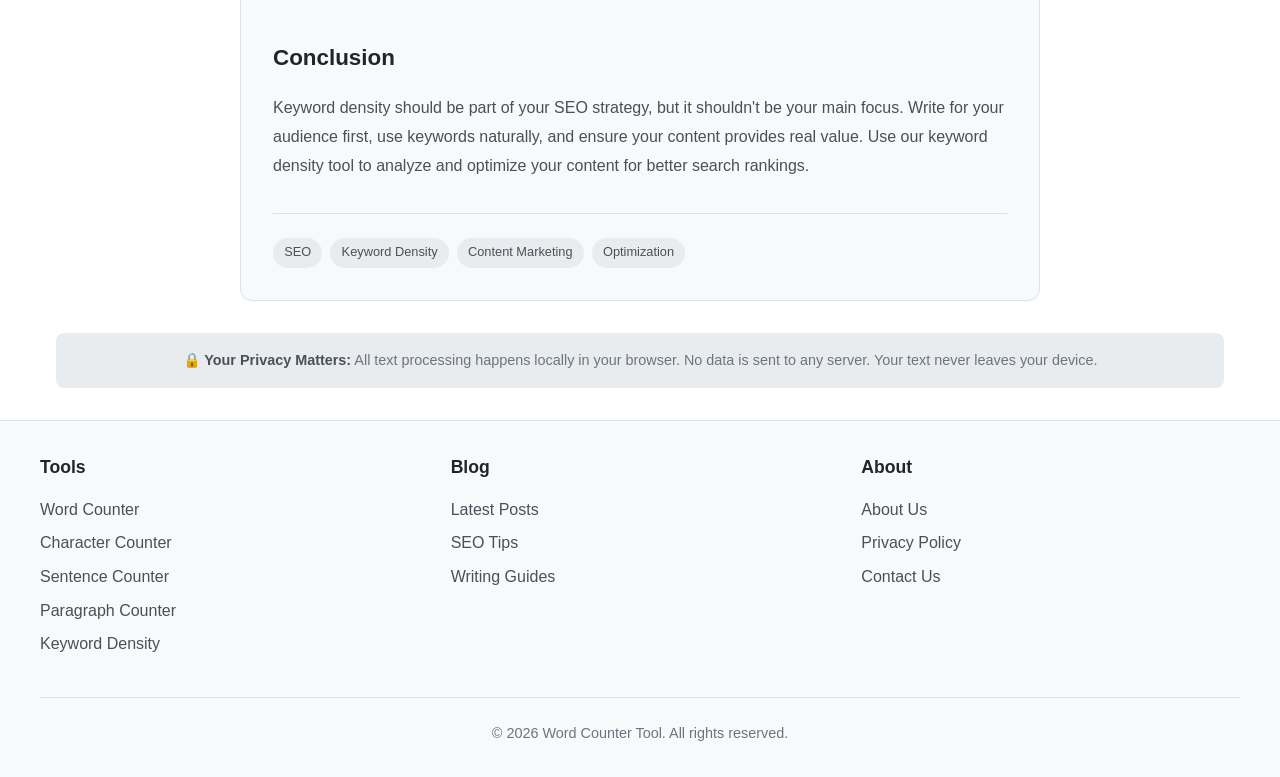
<file: blog/best-practices-for-keyword-density.html>
<!DOCTYPE html>
<html lang="en">
<head>
    <meta charset="UTF-8">
    <meta name="viewport" content="width=device-width, initial-scale=1.0">
    <meta name="description" content="Discover the best practices for keyword density in SEO content. Learn optimal keyword usage, avoid stuffing penalties, and improve your search rankings effectively.">
    <meta name="keywords" content="keyword density SEO, SEO keyword density, best keyword density, keyword stuffing, SEO content optimization">
    <title>Best Practices for Keyword Density in SEO Content</title>
    <link rel="stylesheet" href="../style.css">
</head>
<body>
    <header>
        <div class="header-container">
            <a href="../index.html" class="logo">
                <span class="logo-icon">📝</span>
                Word Counter
            </a>
            <nav>
                <a href="../index.html" class="nav-link">Word Counter</a>
                <a href="../character-counter.html" class="nav-link">Character Counter</a>
                <a href="../sentence-counter.html" class="nav-link">Sentence Counter</a>
                <a href="../paragraph-counter.html" class="nav-link">Paragraph Counter</a>
                <a href="../keyword-density.html" class="nav-link">Keyword Density</a>
                <a href="../blog.html" class="nav-link">Blog</a>
            </nav>
            <button class="mobile-menu-btn" aria-label="Toggle menu">☰</button>
            <button class="theme-toggle" aria-label="Toggle dark mode">🌙</button>
        </div>
    </header>

    <main>
        <article class="blog-article">
            <span class="article-date">May 20, 2024</span>
            <h1>Best Practices for Keyword Density in SEO Content</h1>
            
            <div class="article-content">
                <p>Keyword density remains an important factor in SEO content optimization, though it's just one of many signals search engines use to understand your content. In this guide, we'll explore the best practices for using keywords effectively without falling into the stuffing trap.</p>

                <h2>What is Keyword Density?</h2>
                <p>Keyword density is the percentage of times a keyword or phrase appears on a web page compared to the total number of words on that page. It's calculated using this formula:</p>
                <p><strong>(Number of keyword occurrences / Total word count) × 100 = Keyword Density %</strong></p>

                <h2>Optimal Keyword Density Range</h2>
                <p>The ideal keyword density varies, but most SEO experts recommend:</p>
                <ul>
                    <li><strong>1-2%</strong> for primary keywords - This is generally considered the sweet spot</li>
                    <li><strong>0.5-1%</strong> for secondary keywords - Natural variations and related terms</li>
                    <li><strong>Never exceed 3%</strong> - Anything above this risks triggering spam filters</li>
                </ul>

                <h2>Modern Keyword Density Best Practices</h2>
                <p>Search engines have become much smarter. Instead of exact keyword matching, they understand:</p>
                <ul>
                    <li><strong>Semantic variations</strong> - Related words and synonyms</li>
                    <li><strong>Search intent</strong> - What the user is really looking for</li>
                    <li><strong>Content quality</strong> - Engagement metrics and user satisfaction</li>
                    <li><strong>Natural language</strong> - Conversational and long-tail queries</li>
                </ul>

                <h2>How to Analyze Keyword Density</h2>
                <p>Our free keyword density analyzer can help you optimize your content:</p>
                <ol>
                    <li>Copy and paste your content into the tool</li>
                    <li>Review the keyword frequency table</li>
                    <li>Check if your primary keyword appears at the optimal density</li>
                    <li>Identify overused keywords that might trigger spam filters</li>
                    <li>Add related keywords to improve semantic coverage</li>
                </ol>

                <h2>Common Keyword Density Mistakes to Avoid</h2>
                <ul>
                    <li><strong>Keyword stuffing</strong> - Repeating keywords unnaturally</li>
                    <li><strong>Hidden text</strong> - Hiding keywords in background colors</li>
                    <li><strong>Doorway pages</strong> - Pages built just for specific keywords</li>
                    <li><strong>Irrelevant keywords</strong> - Using popular terms unrelated to content</li>
                </ul>

                <h2>Conclusion</h2>
                <p>Keyword density should be part of your SEO strategy, but it shouldn't be your main focus. Write for your audience first, use keywords naturally, and ensure your content provides real value. Use our keyword density tool to analyze and optimize your content for better search rankings.</p>
            </div>

            <div class="article-tags">
                <span class="tag">SEO</span>
                <span class="tag">Keyword Density</span>
                <span class="tag">Content Marketing</span>
                <span class="tag">Optimization</span>
            </div>
        </article>

        <div class="privacy-notice">
            <strong>🔒 Your Privacy Matters:</strong> All text processing happens locally in your browser. 
            No data is sent to any server. Your text never leaves your device.
        </div>
    </main>

    <footer>
        <div class="footer-container">
            <div class="footer-section">
                <h4>Tools</h4>
                <ul>
                    <li><a href="../index.html">Word Counter</a></li>
                    <li><a href="../character-counter.html">Character Counter</a></li>
                    <li><a href="../sentence-counter.html">Sentence Counter</a></li>
                    <li><a href="../paragraph-counter.html">Paragraph Counter</a></li>
                    <li><a href="../keyword-density.html">Keyword Density</a></li>
                </ul>
            </div>
            <div class="footer-section">
                <h4>Blog</h4>
                <ul>
                    <li><a href="../blog.html">Latest Posts</a></li>
                    <li><a href="#">SEO Tips</a></li>
                    <li><a href="#">Writing Guides</a></li>
                </ul>
            </div>
            <div class="footer-section">
                <h4>About</h4>
                <ul>
                    <li><a href="../about.html">About Us</a></li>
                    <li><a href="../privacy.html">Privacy Policy</a></li>
                    <li><a href="../contact.html">Contact Us</a></li>
                </ul>
            </div>
        </div>
        <div class="footer-bottom">
            <p>&copy; 2026 Word Counter Tool. All rights reserved.</p>
        </div>
    </footer>

    <script src="../script.js"></script>
</body>
</html>
</file>
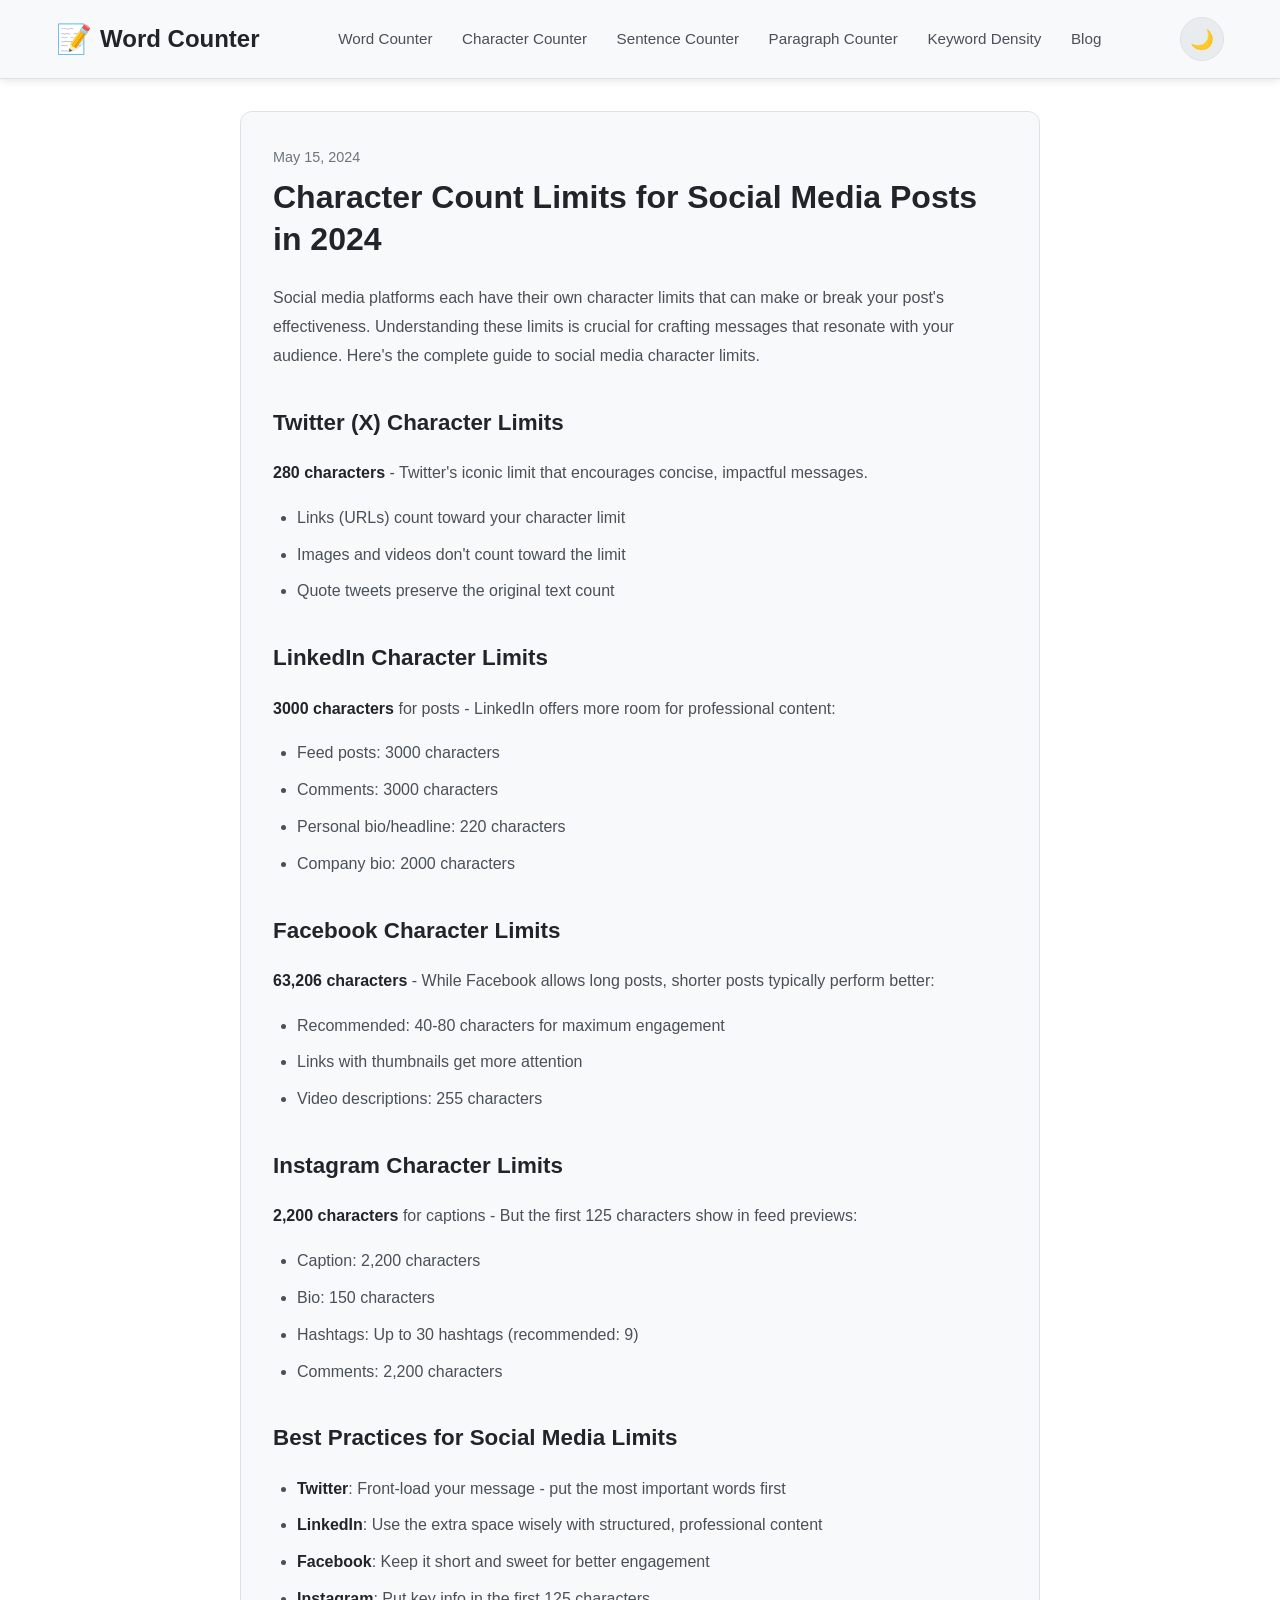
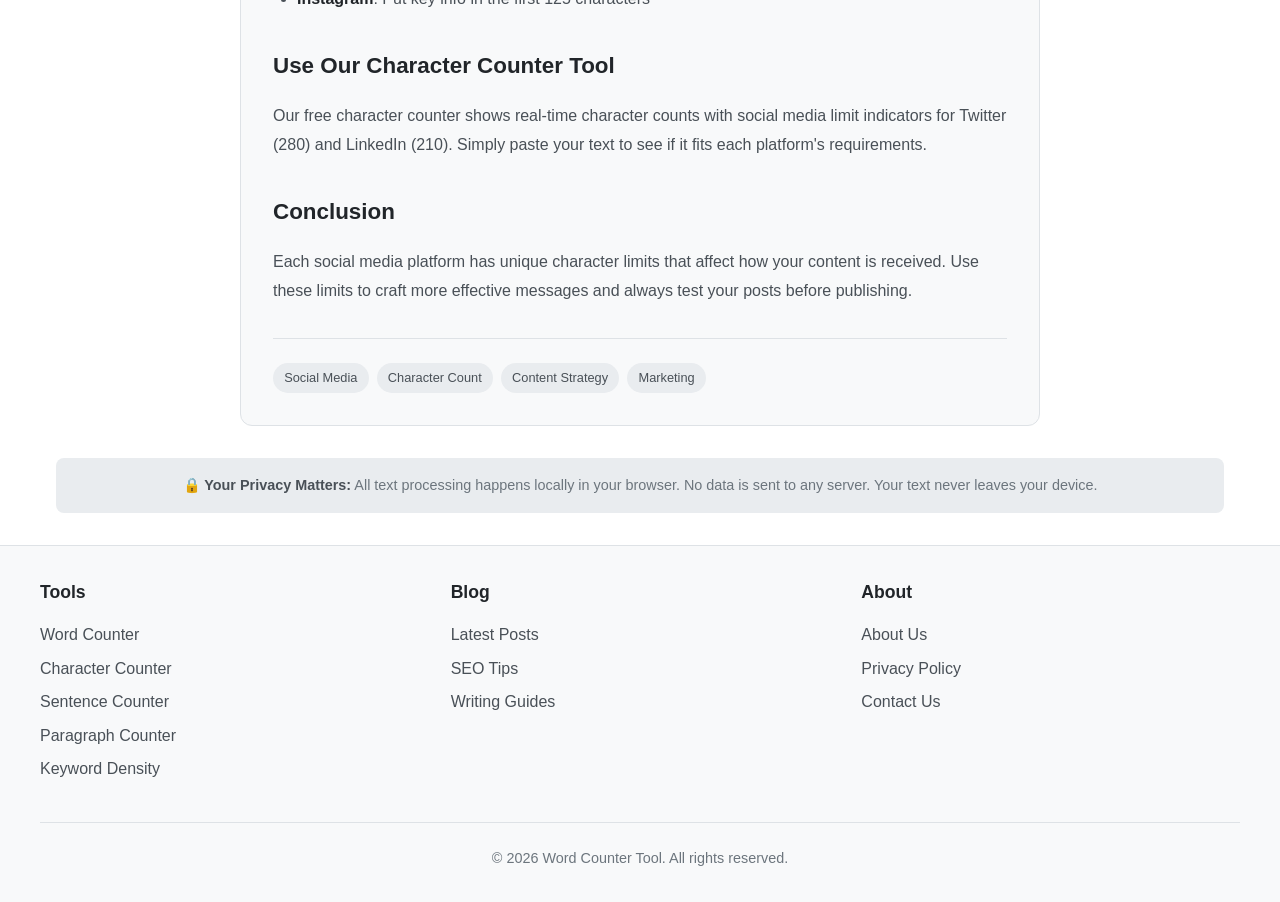
<file: blog/character-count-limits-for-social-media.html>
<!DOCTYPE html>
<html lang="en">
<head>
    <meta charset="UTF-8">
    <meta name="viewport" content="width=device-width, initial-scale=1.0">
    <meta name="description" content="Stay updated with the latest character count limits for Twitter, LinkedIn, Facebook, and Instagram. Optimize your social media posts for maximum engagement.">
    <meta name="keywords" content="character count limits social media, Twitter character limit, LinkedIn character limit, Instagram caption limit, social media optimization">
    <title>Character Count Limits for Social Media Posts in 2024</title>
    <link rel="stylesheet" href="../style.css">
</head>
<body>
    <header>
        <div class="header-container">
            <a href="../index.html" class="logo">
                <span class="logo-icon">📝</span>
                Word Counter
            </a>
            <nav>
                <a href="../index.html" class="nav-link">Word Counter</a>
                <a href="../character-counter.html" class="nav-link">Character Counter</a>
                <a href="../sentence-counter.html" class="nav-link">Sentence Counter</a>
                <a href="../paragraph-counter.html" class="nav-link">Paragraph Counter</a>
                <a href="../keyword-density.html" class="nav-link">Keyword Density</a>
                <a href="../blog.html" class="nav-link">Blog</a>
            </nav>
            <button class="mobile-menu-btn" aria-label="Toggle menu">☰</button>
            <button class="theme-toggle" aria-label="Toggle dark mode">🌙</button>
        </div>
    </header>

    <main>
        <article class="blog-article">
            <span class="article-date">May 15, 2024</span>
            <h1>Character Count Limits for Social Media Posts in 2024</h1>
            
            <div class="article-content">
                <p>Social media platforms each have their own character limits that can make or break your post's effectiveness. Understanding these limits is crucial for crafting messages that resonate with your audience. Here's the complete guide to social media character limits.</p>

                <h2>Twitter (X) Character Limits</h2>
                <p><strong>280 characters</strong> - Twitter's iconic limit that encourages concise, impactful messages.</p>
                <ul>
                    <li>Links (URLs) count toward your character limit</li>
                    <li>Images and videos don't count toward the limit</li>
                    <li>Quote tweets preserve the original text count</li>
                </ul>

                <h2>LinkedIn Character Limits</h2>
                <p><strong>3000 characters</strong> for posts - LinkedIn offers more room for professional content:</p>
                <ul>
                    <li>Feed posts: 3000 characters</li>
                    <li>Comments: 3000 characters</li>
                    <li>Personal bio/headline: 220 characters</li>
                    <li>Company bio: 2000 characters</li>
                </ul>

                <h2>Facebook Character Limits</h2>
                <p><strong>63,206 characters</strong> - While Facebook allows long posts, shorter posts typically perform better:</p>
                <ul>
                    <li>Recommended: 40-80 characters for maximum engagement</li>
                    <li>Links with thumbnails get more attention</li>
                    <li>Video descriptions: 255 characters</li>
                </ul>

                <h2>Instagram Character Limits</h2>
                <p><strong>2,200 characters</strong> for captions - But the first 125 characters show in feed previews:</p>
                <ul>
                    <li>Caption: 2,200 characters</li>
                    <li>Bio: 150 characters</li>
                    <li>Hashtags: Up to 30 hashtags (recommended: 9)</li>
                    <li>Comments: 2,200 characters</li>
                </ul>

                <h2>Best Practices for Social Media Limits</h2>
                <ul>
                    <li><strong>Twitter</strong>: Front-load your message - put the most important words first</li>
                    <li><strong>LinkedIn</strong>: Use the extra space wisely with structured, professional content</li>
                    <li><strong>Facebook</strong>: Keep it short and sweet for better engagement</li>
                    <li><strong>Instagram</strong>: Put key info in the first 125 characters</li>
                </ul>

                <h2>Use Our Character Counter Tool</h2>
                <p>Our free character counter shows real-time character counts with social media limit indicators for Twitter (280) and LinkedIn (210). Simply paste your text to see if it fits each platform's requirements.</p>

                <h2>Conclusion</h2>
                <p>Each social media platform has unique character limits that affect how your content is received. Use these limits to craft more effective messages and always test your posts before publishing.</p>
            </div>

            <div class="article-tags">
                <span class="tag">Social Media</span>
                <span class="tag">Character Count</span>
                <span class="tag">Content Strategy</span>
                <span class="tag">Marketing</span>
            </div>
        </article>

        <div class="privacy-notice">
            <strong>🔒 Your Privacy Matters:</strong> All text processing happens locally in your browser. 
            No data is sent to any server. Your text never leaves your device.
        </div>
    </main>

    <footer>
        <div class="footer-container">
            <div class="footer-section">
                <h4>Tools</h4>
                <ul>
                    <li><a href="../index.html">Word Counter</a></li>
                    <li><a href="../character-counter.html">Character Counter</a></li>
                    <li><a href="../sentence-counter.html">Sentence Counter</a></li>
                    <li><a href="../paragraph-counter.html">Paragraph Counter</a></li>
                    <li><a href="../keyword-density.html">Keyword Density</a></li>
                </ul>
            </div>
            <div class="footer-section">
                <h4>Blog</h4>
                <ul>
                    <li><a href="../blog.html">Latest Posts</a></li>
                    <li><a href="#">SEO Tips</a></li>
                    <li><a href="#">Writing Guides</a></li>
                </ul>
            </div>
            <div class="footer-section">
                <h4>About</h4>
                <ul>
                    <li><a href="../about.html">About Us</a></li>
                    <li><a href="../privacy.html">Privacy Policy</a></li>
                    <li><a href="../contact.html">Contact Us</a></li>
                </ul>
            </div>
        </div>
        <div class="footer-bottom">
            <p>&copy; 2026 Word Counter Tool. All rights reserved.</p>
        </div>
    </footer>

    <script src="../script.js"></script>
</body>
</html>
</file>
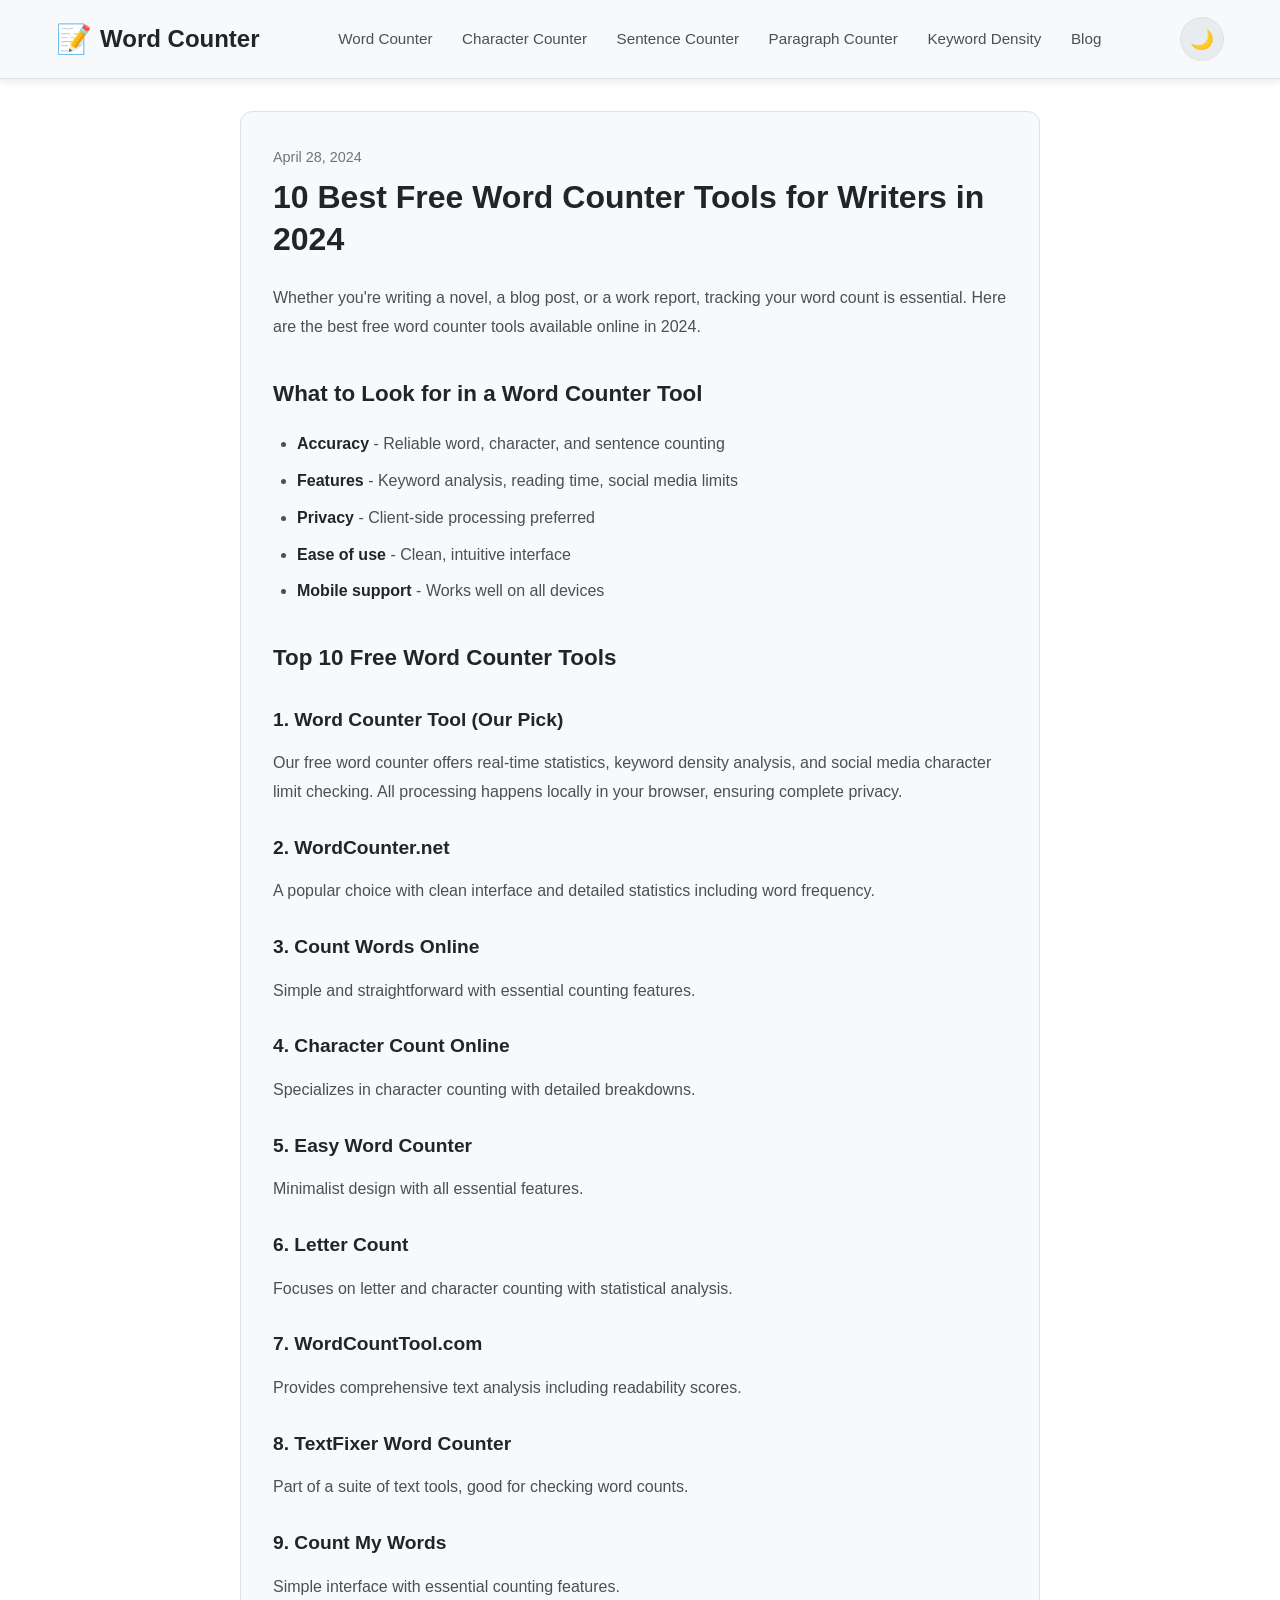
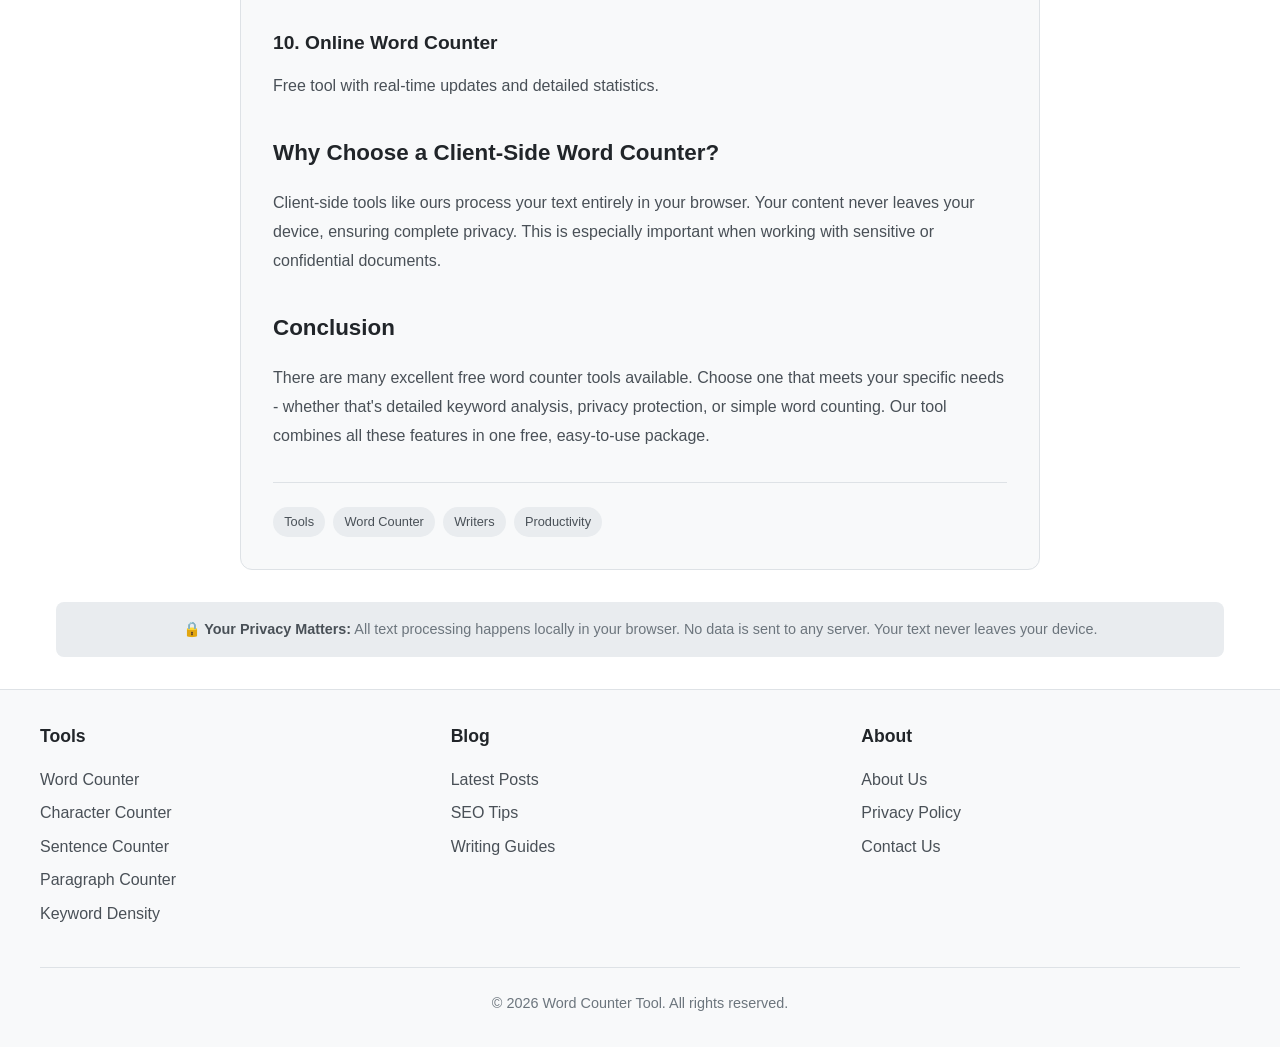
<file: blog/free-word-counter-tools.html>
<!DOCTYPE html>
<html lang="en">
<head>
    <meta charset="UTF-8">
    <meta name="viewport" content="width=device-width, initial-scale=1.0">
    <meta name="description" content="Discover the best free word counter tools for writers in 2024. Compare features, accuracy, and usability to find the perfect tool for your writing needs.">
    <meta name="keywords" content="best free word counter tools, word counter for writers, free online word counter, writing tools, text analyzer">
    <title>10 Best Free Word Counter Tools for Writers in 2024</title>
    <link rel="stylesheet" href="../style.css">
</head>
<body>
    <header>
        <div class="header-container">
            <a href="../index.html" class="logo">
                <span class="logo-icon">📝</span>
                Word Counter
            </a>
            <nav>
                <a href="../index.html" class="nav-link">Word Counter</a>
                <a href="../character-counter.html" class="nav-link">Character Counter</a>
                <a href="../sentence-counter.html" class="nav-link">Sentence Counter</a>
                <a href="../paragraph-counter.html" class="nav-link">Paragraph Counter</a>
                <a href="../keyword-density.html" class="nav-link">Keyword Density</a>
                <a href="../blog.html" class="nav-link">Blog</a>
            </nav>
            <button class="mobile-menu-btn" aria-label="Toggle menu">☰</button>
            <button class="theme-toggle" aria-label="Toggle dark mode">🌙</button>
        </div>
    </header>

    <main>
        <article class="blog-article">
            <span class="article-date">April 28, 2024</span>
            <h1>10 Best Free Word Counter Tools for Writers in 2024</h1>
            
            <div class="article-content">
                <p>Whether you're writing a novel, a blog post, or a work report, tracking your word count is essential. Here are the best free word counter tools available online in 2024.</p>

                <h2>What to Look for in a Word Counter Tool</h2>
                <ul>
                    <li><strong>Accuracy</strong> - Reliable word, character, and sentence counting</li>
                    <li><strong>Features</strong> - Keyword analysis, reading time, social media limits</li>
                    <li><strong>Privacy</strong> - Client-side processing preferred</li>
                    <li><strong>Ease of use</strong> - Clean, intuitive interface</li>
                    <li><strong>Mobile support</strong> - Works well on all devices</li>
                </ul>

                <h2>Top 10 Free Word Counter Tools</h2>
                
                <h3>1. Word Counter Tool (Our Pick)</h3>
                <p>Our free word counter offers real-time statistics, keyword density analysis, and social media character limit checking. All processing happens locally in your browser, ensuring complete privacy.</p>
                
                <h3>2. WordCounter.net</h3>
                <p>A popular choice with clean interface and detailed statistics including word frequency.</p>
                
                <h3>3. Count Words Online</h3>
                <p>Simple and straightforward with essential counting features.</p>
                
                <h3>4. Character Count Online</h3>
                <p>Specializes in character counting with detailed breakdowns.</p>
                
                <h3>5. Easy Word Counter</h3>
                <p>Minimalist design with all essential features.</p>
                
                <h3>6. Letter Count</h3>
                <p>Focuses on letter and character counting with statistical analysis.</p>
                
                <h3>7. WordCountTool.com</h3>
                <p>Provides comprehensive text analysis including readability scores.</p>
                
                <h3>8. TextFixer Word Counter</h3>
                <p>Part of a suite of text tools, good for checking word counts.</p>
                
                <h3>9. Count My Words</h3>
                <p>Simple interface with essential counting features.</p>
                
                <h3>10. Online Word Counter</h3>
                <p>Free tool with real-time updates and detailed statistics.</p>

                <h2>Why Choose a Client-Side Word Counter?</h2>
                <p>Client-side tools like ours process your text entirely in your browser. Your content never leaves your device, ensuring complete privacy. This is especially important when working with sensitive or confidential documents.</p>

                <h2>Conclusion</h2>
                <p>There are many excellent free word counter tools available. Choose one that meets your specific needs - whether that's detailed keyword analysis, privacy protection, or simple word counting. Our tool combines all these features in one free, easy-to-use package.</p>
            </div>

            <div class="article-tags">
                <span class="tag">Tools</span>
                <span class="tag">Word Counter</span>
                <span class="tag">Writers</span>
                <span class="tag">Productivity</span>
            </div>
        </article>

        <div class="privacy-notice">
            <strong>🔒 Your Privacy Matters:</strong> All text processing happens locally in your browser. 
            No data is sent to any server. Your text never leaves your device.
        </div>
    </main>

    <footer>
        <div class="footer-container">
            <div class="footer-section">
                <h4>Tools</h4>
                <ul>
                    <li><a href="../index.html">Word Counter</a></li>
                    <li><a href="../character-counter.html">Character Counter</a></li>
                    <li><a href="../sentence-counter.html">Sentence Counter</a></li>
                    <li><a href="../paragraph-counter.html">Paragraph Counter</a></li>
                    <li><a href="../keyword-density.html">Keyword Density</a></li>
                </ul>
            </div>
            <div class="footer-section">
                <h4>Blog</h4>
                <ul>
                    <li><a href="../blog.html">Latest Posts</a></li>
                    <li><a href="#">SEO Tips</a></li>
                    <li><a href="#">Writing Guides</a></li>
                </ul>
            </div>
            <div class="footer-section">
                <h4>About</h4>
                <ul>
                    <li><a href="../about.html">About Us</a></li>
                    <li><a href="../privacy.html">Privacy Policy</a></li>
                    <li><a href="../contact.html">Contact Us</a></li>
                </ul>
            </div>
        </div>
        <div class="footer-bottom">
            <p>&copy; 2026 Word Counter Tool. All rights reserved.</p>
        </div>
    </footer>

    <script src="../script.js"></script>
</body>
</html>
</file>
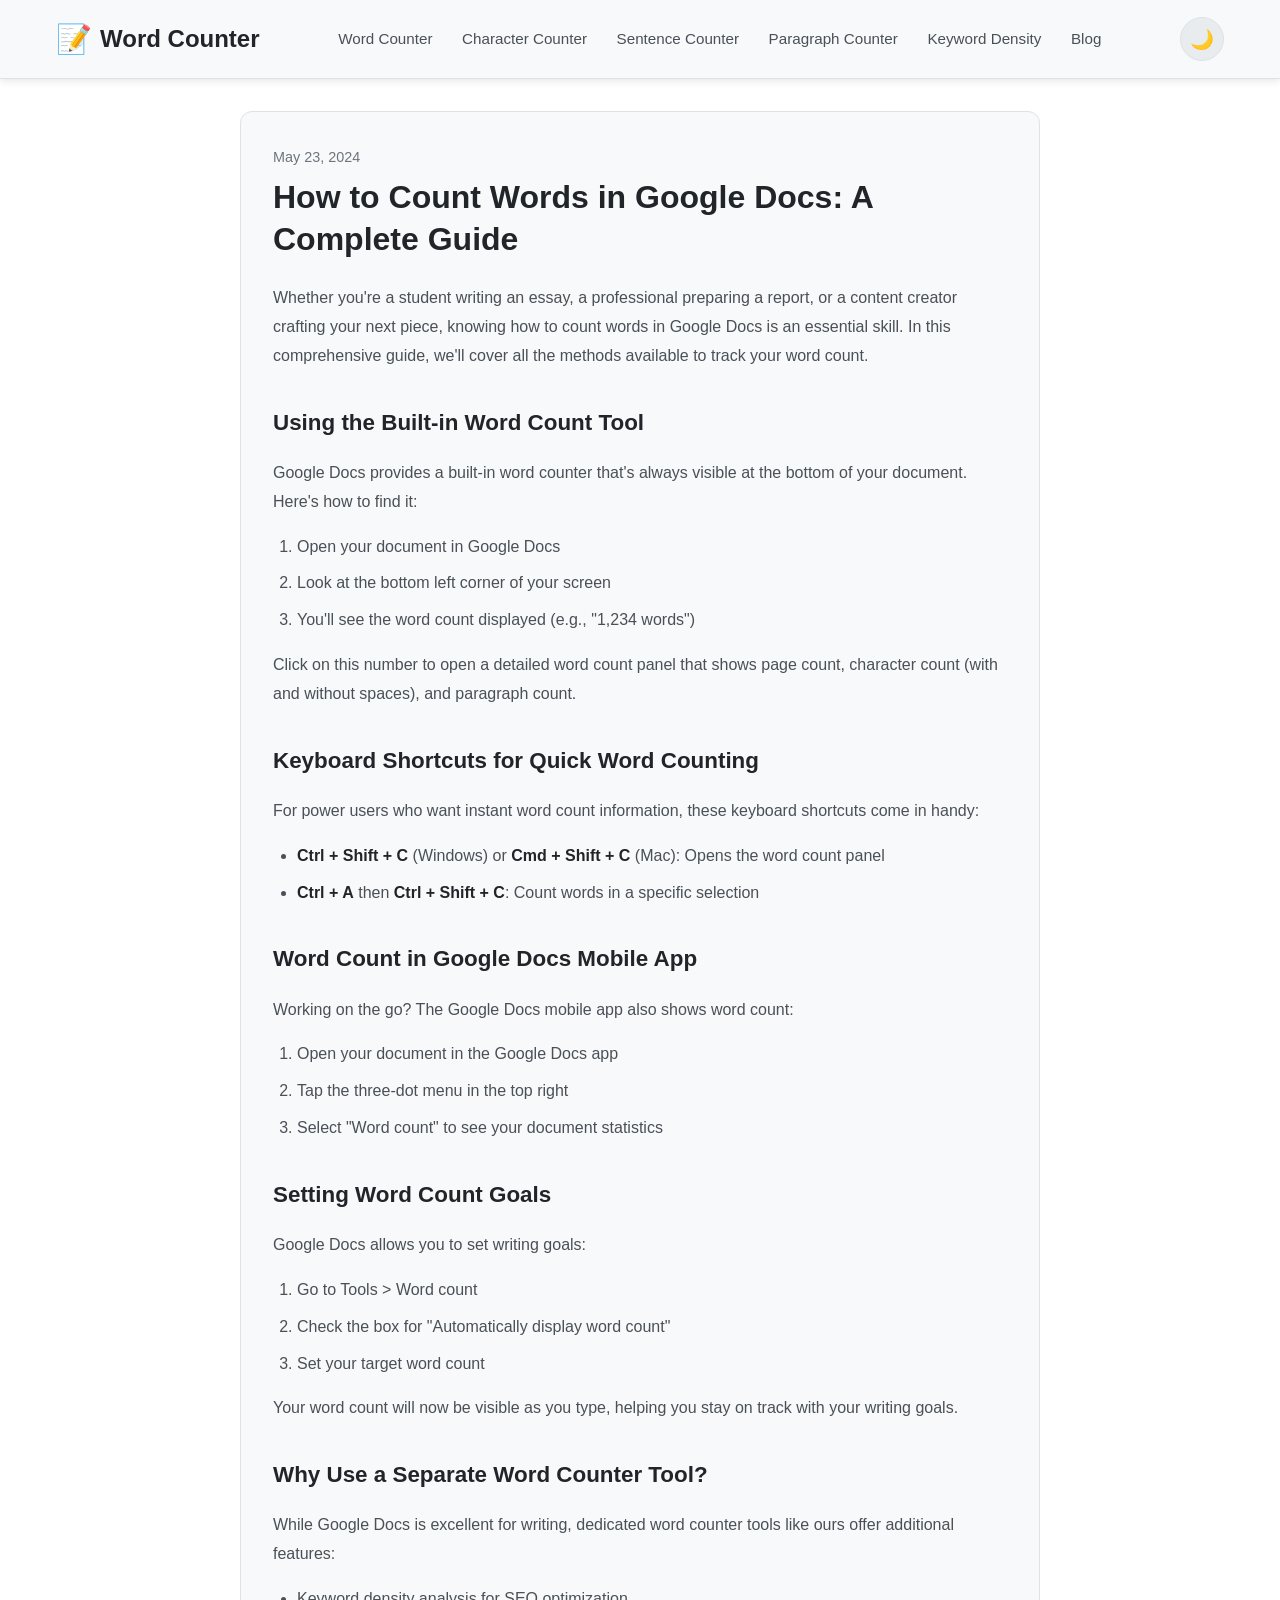
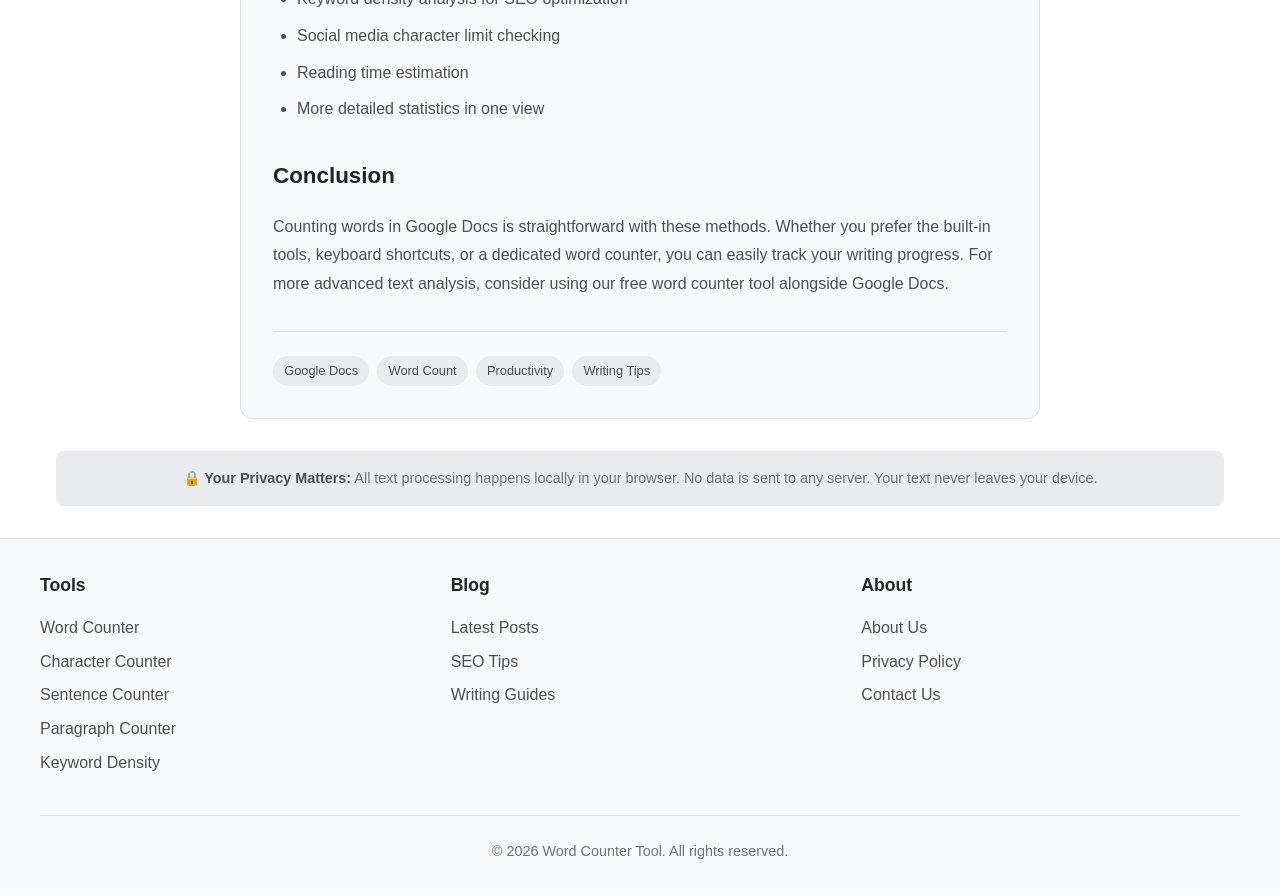
<file: blog/how-to-count-words-in-google-docs.html>
<!DOCTYPE html>
<html lang="en">
<head>
    <meta charset="UTF-8">
    <meta name="viewport" content="width=device-width, initial-scale=1.0">
    <meta name="description" content="Learn how to count words in Google Docs easily. This comprehensive guide covers built-in tools, keyboard shortcuts, and tips for writers, students, and professionals.">
    <meta name="keywords" content="how to count words in google docs, google docs word count, count words google, google docs tools, word counter">
    <title>How to Count Words in Google Docs: A Complete Guide</title>
    <link rel="stylesheet" href="../style.css">
</head>
<body>
    <header>
        <div class="header-container">
            <a href="../index.html" class="logo">
                <span class="logo-icon">📝</span>
                Word Counter
            </a>
            <nav>
                <a href="../index.html" class="nav-link">Word Counter</a>
                <a href="../character-counter.html" class="nav-link">Character Counter</a>
                <a href="../sentence-counter.html" class="nav-link">Sentence Counter</a>
                <a href="../paragraph-counter.html" class="nav-link">Paragraph Counter</a>
                <a href="../keyword-density.html" class="nav-link">Keyword Density</a>
                <a href="../blog.html" class="nav-link">Blog</a>
            </nav>
            <button class="mobile-menu-btn" aria-label="Toggle menu">☰</button>
            <button class="theme-toggle" aria-label="Toggle dark mode">🌙</button>
        </div>
    </header>

    <main>
        <article class="blog-article">
            <span class="article-date">May 23, 2024</span>
            <h1>How to Count Words in Google Docs: A Complete Guide</h1>
            
            <div class="article-content">
                <p>Whether you're a student writing an essay, a professional preparing a report, or a content creator crafting your next piece, knowing how to count words in Google Docs is an essential skill. In this comprehensive guide, we'll cover all the methods available to track your word count.</p>

                <h2>Using the Built-in Word Count Tool</h2>
                <p>Google Docs provides a built-in word counter that's always visible at the bottom of your document. Here's how to find it:</p>
                <ol>
                    <li>Open your document in Google Docs</li>
                    <li>Look at the bottom left corner of your screen</li>
                    <li>You'll see the word count displayed (e.g., "1,234 words")</li>
                </ol>
                <p>Click on this number to open a detailed word count panel that shows page count, character count (with and without spaces), and paragraph count.</p>

                <h2>Keyboard Shortcuts for Quick Word Counting</h2>
                <p>For power users who want instant word count information, these keyboard shortcuts come in handy:</p>
                <ul>
                    <li><strong>Ctrl + Shift + C</strong> (Windows) or <strong>Cmd + Shift + C</strong> (Mac): Opens the word count panel</li>
                    <li><strong>Ctrl + A</strong> then <strong>Ctrl + Shift + C</strong>: Count words in a specific selection</li>
                </ul>

                <h2>Word Count in Google Docs Mobile App</h2>
                <p>Working on the go? The Google Docs mobile app also shows word count:</p>
                <ol>
                    <li>Open your document in the Google Docs app</li>
                    <li>Tap the three-dot menu in the top right</li>
                    <li>Select "Word count" to see your document statistics</li>
                </ol>

                <h2>Setting Word Count Goals</h2>
                <p>Google Docs allows you to set writing goals:</p>
                <ol>
                    <li>Go to Tools > Word count</li>
                    <li>Check the box for "Automatically display word count"</li>
                    <li>Set your target word count</li>
                </ol>
                <p>Your word count will now be visible as you type, helping you stay on track with your writing goals.</p>

                <h2>Why Use a Separate Word Counter Tool?</h2>
                <p>While Google Docs is excellent for writing, dedicated word counter tools like ours offer additional features:</p>
                <ul>
                    <li>Keyword density analysis for SEO optimization</li>
                    <li>Social media character limit checking</li>
                    <li>Reading time estimation</li>
                    <li>More detailed statistics in one view</li>
                </ul>

                <h2>Conclusion</h2>
                <p>Counting words in Google Docs is straightforward with these methods. Whether you prefer the built-in tools, keyboard shortcuts, or a dedicated word counter, you can easily track your writing progress. For more advanced text analysis, consider using our free word counter tool alongside Google Docs.</p>
            </div>

            <div class="article-tags">
                <span class="tag">Google Docs</span>
                <span class="tag">Word Count</span>
                <span class="tag">Productivity</span>
                <span class="tag">Writing Tips</span>
            </div>
        </article>

        <div class="privacy-notice">
            <strong>🔒 Your Privacy Matters:</strong> All text processing happens locally in your browser. 
            No data is sent to any server. Your text never leaves your device.
        </div>
    </main>

    <footer>
        <div class="footer-container">
            <div class="footer-section">
                <h4>Tools</h4>
                <ul>
                    <li><a href="../index.html">Word Counter</a></li>
                    <li><a href="../character-counter.html">Character Counter</a></li>
                    <li><a href="../sentence-counter.html">Sentence Counter</a></li>
                    <li><a href="../paragraph-counter.html">Paragraph Counter</a></li>
                    <li><a href="../keyword-density.html">Keyword Density</a></li>
                </ul>
            </div>
            <div class="footer-section">
                <h4>Blog</h4>
                <ul>
                    <li><a href="../blog.html">Latest Posts</a></li>
                    <li><a href="#">SEO Tips</a></li>
                    <li><a href="#">Writing Guides</a></li>
                </ul>
            </div>
            <div class="footer-section">
                <h4>About</h4>
                <ul>
                    <li><a href="../about.html">About Us</a></li>
                    <li><a href="../privacy.html">Privacy Policy</a></li>
                    <li><a href="../contact.html">Contact Us</a></li>
                </ul>
            </div>
        </div>
        <div class="footer-bottom">
            <p>&copy; 2026 Word Counter Tool. All rights reserved.</p>
        </div>
    </footer>

    <script src="../script.js"></script>
</body>
</html>
</file>
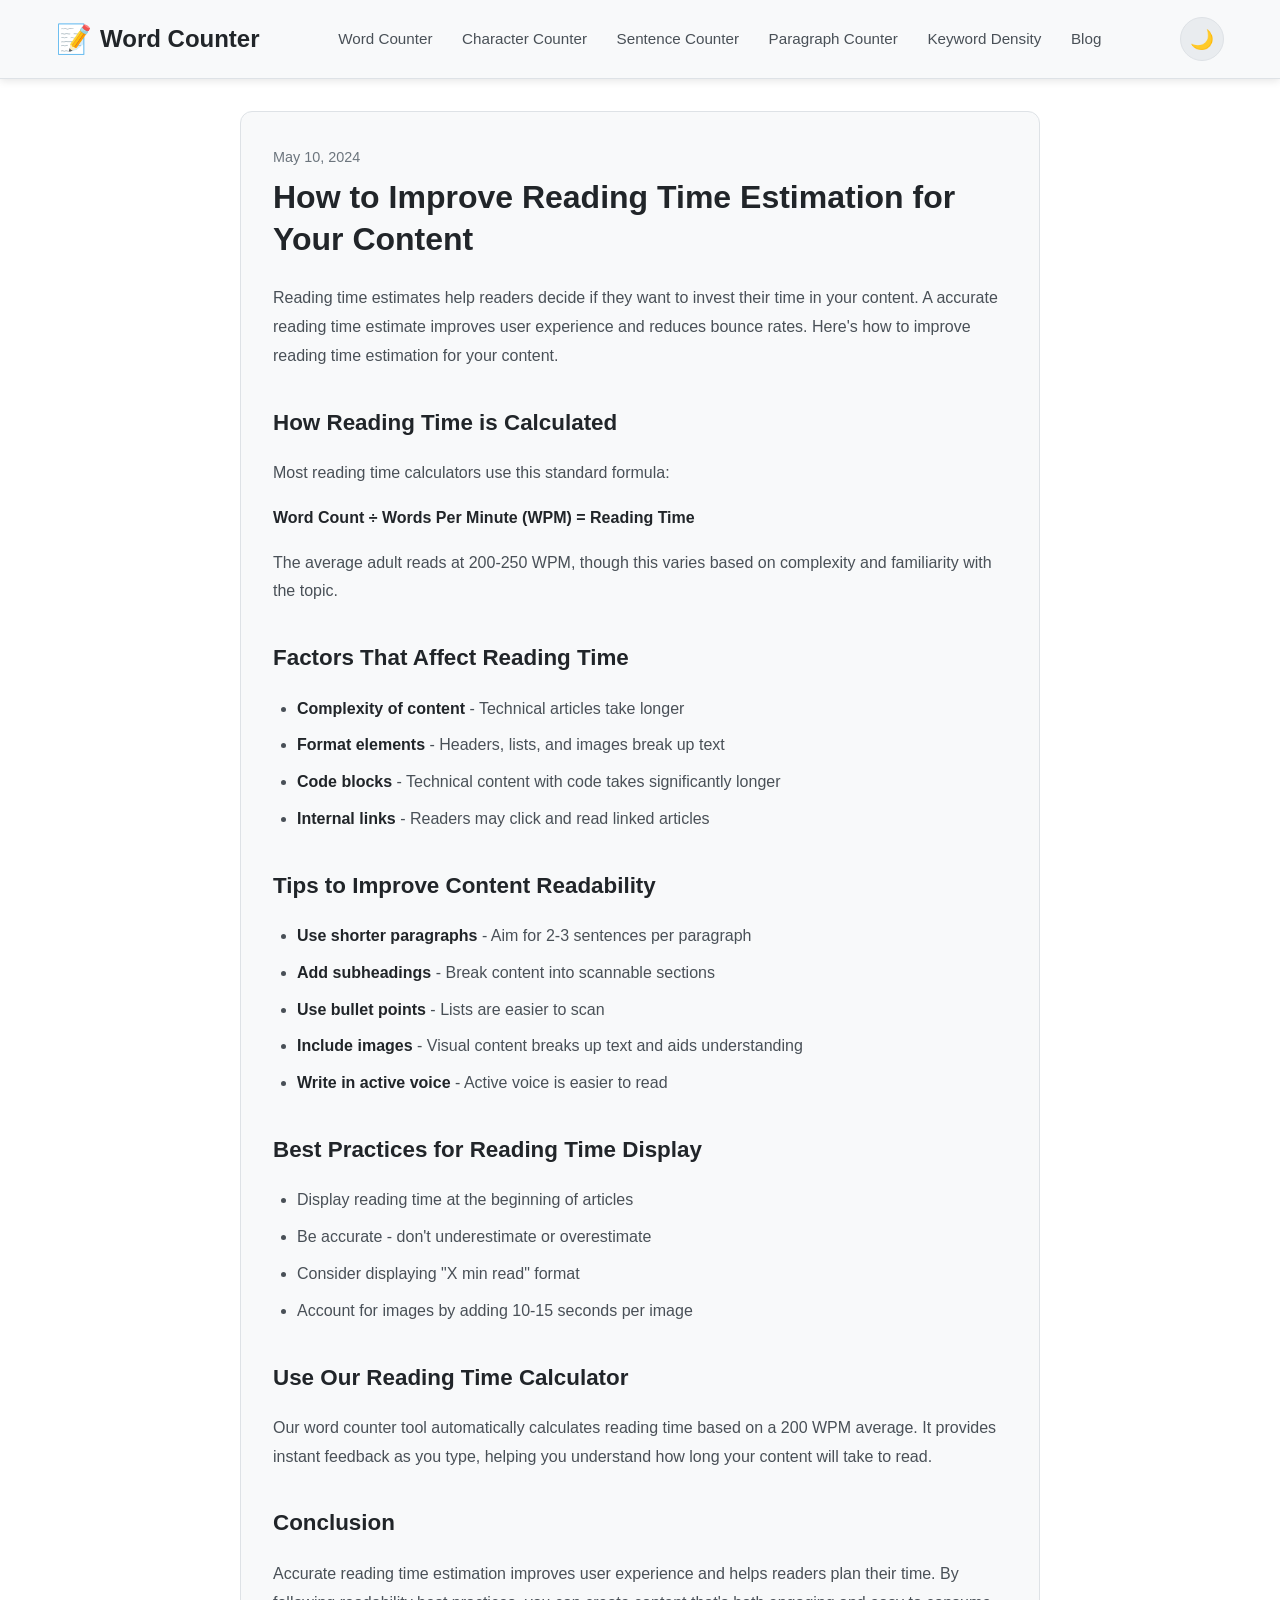
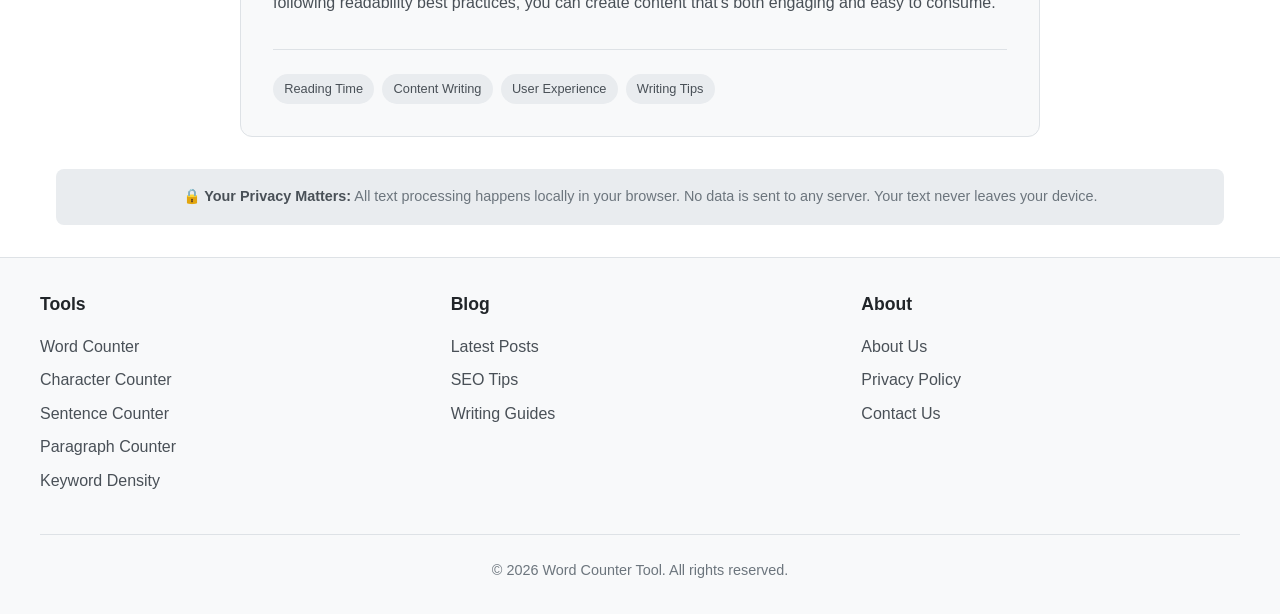
<file: blog/improve-reading-time-estimation.html>
<!DOCTYPE html>
<html lang="en">
<head>
    <meta charset="UTF-8">
    <meta name="viewport" content="width=device-width, initial-scale=1.0">
    <meta name="description" content="Learn how to improve reading time estimation for your content. Understand the calculation method and tips to make your articles more readable.">
    <meta name="keywords" content="reading time estimation, improve reading time, content readability, estimated reading time, writing tips">
    <title>How to Improve Reading Time Estimation for Your Content</title>
    <link rel="stylesheet" href="../style.css">
</head>
<body>
    <header>
        <div class="header-container">
            <a href="../index.html" class="logo">
                <span class="logo-icon">📝</span>
                Word Counter
            </a>
            <nav>
                <a href="../index.html" class="nav-link">Word Counter</a>
                <a href="../character-counter.html" class="nav-link">Character Counter</a>
                <a href="../sentence-counter.html" class="nav-link">Sentence Counter</a>
                <a href="../paragraph-counter.html" class="nav-link">Paragraph Counter</a>
                <a href="../keyword-density.html" class="nav-link">Keyword Density</a>
                <a href="../blog.html" class="nav-link">Blog</a>
            </nav>
            <button class="mobile-menu-btn" aria-label="Toggle menu">☰</button>
            <button class="theme-toggle" aria-label="Toggle dark mode">🌙</button>
        </div>
    </header>

    <main>
        <article class="blog-article">
            <span class="article-date">May 10, 2024</span>
            <h1>How to Improve Reading Time Estimation for Your Content</h1>
            
            <div class="article-content">
                <p>Reading time estimates help readers decide if they want to invest their time in your content. A accurate reading time estimate improves user experience and reduces bounce rates. Here's how to improve reading time estimation for your content.</p>

                <h2>How Reading Time is Calculated</h2>
                <p>Most reading time calculators use this standard formula:</p>
                <p><strong>Word Count ÷ Words Per Minute (WPM) = Reading Time</strong></p>
                <p>The average adult reads at 200-250 WPM, though this varies based on complexity and familiarity with the topic.</p>

                <h2>Factors That Affect Reading Time</h2>
                <ul>
                    <li><strong>Complexity of content</strong> - Technical articles take longer</li>
                    <li><strong>Format elements</strong> - Headers, lists, and images break up text</li>
                    <li><strong>Code blocks</strong> - Technical content with code takes significantly longer</li>
                    <li><strong>Internal links</strong> - Readers may click and read linked articles</li>
                </ul>

                <h2>Tips to Improve Content Readability</h2>
                <ul>
                    <li><strong>Use shorter paragraphs</strong> - Aim for 2-3 sentences per paragraph</li>
                    <li><strong>Add subheadings</strong> - Break content into scannable sections</li>
                    <li><strong>Use bullet points</strong> - Lists are easier to scan</li>
                    <li><strong>Include images</strong> - Visual content breaks up text and aids understanding</li>
                    <li><strong>Write in active voice</strong> - Active voice is easier to read</li>
                </ul>

                <h2>Best Practices for Reading Time Display</h2>
                <ul>
                    <li>Display reading time at the beginning of articles</li>
                    <li>Be accurate - don't underestimate or overestimate</li>
                    <li>Consider displaying "X min read" format</li>
                    <li>Account for images by adding 10-15 seconds per image</li>
                </ul>

                <h2>Use Our Reading Time Calculator</h2>
                <p>Our word counter tool automatically calculates reading time based on a 200 WPM average. It provides instant feedback as you type, helping you understand how long your content will take to read.</p>

                <h2>Conclusion</h2>
                <p>Accurate reading time estimation improves user experience and helps readers plan their time. By following readability best practices, you can create content that's both engaging and easy to consume.</p>
            </div>

            <div class="article-tags">
                <span class="tag">Reading Time</span>
                <span class="tag">Content Writing</span>
                <span class="tag">User Experience</span>
                <span class="tag">Writing Tips</span>
            </div>
        </article>

        <div class="privacy-notice">
            <strong>🔒 Your Privacy Matters:</strong> All text processing happens locally in your browser. 
            No data is sent to any server. Your text never leaves your device.
        </div>
    </main>

    <footer>
        <div class="footer-container">
            <div class="footer-section">
                <h4>Tools</h4>
                <ul>
                    <li><a href="../index.html">Word Counter</a></li>
                    <li><a href="../character-counter.html">Character Counter</a></li>
                    <li><a href="../sentence-counter.html">Sentence Counter</a></li>
                    <li><a href="../paragraph-counter.html">Paragraph Counter</a></li>
                    <li><a href="../keyword-density.html">Keyword Density</a></li>
                </ul>
            </div>
            <div class="footer-section">
                <h4>Blog</h4>
                <ul>
                    <li><a href="../blog.html">Latest Posts</a></li>
                    <li><a href="#">SEO Tips</a></li>
                    <li><a href="#">Writing Guides</a></li>
                </ul>
            </div>
            <div class="footer-section">
                <h4>About</h4>
                <ul>
                    <li><a href="../about.html">About Us</a></li>
                    <li><a href="../privacy.html">Privacy Policy</a></li>
                    <li><a href="../contact.html">Contact Us</a></li>
                </ul>
            </div>
        </div>
        <div class="footer-bottom">
            <p>&copy; 2026 Word Counter Tool. All rights reserved.</p>
        </div>
    </footer>

    <script src="../script.js"></script>
</body>
</html>
</file>
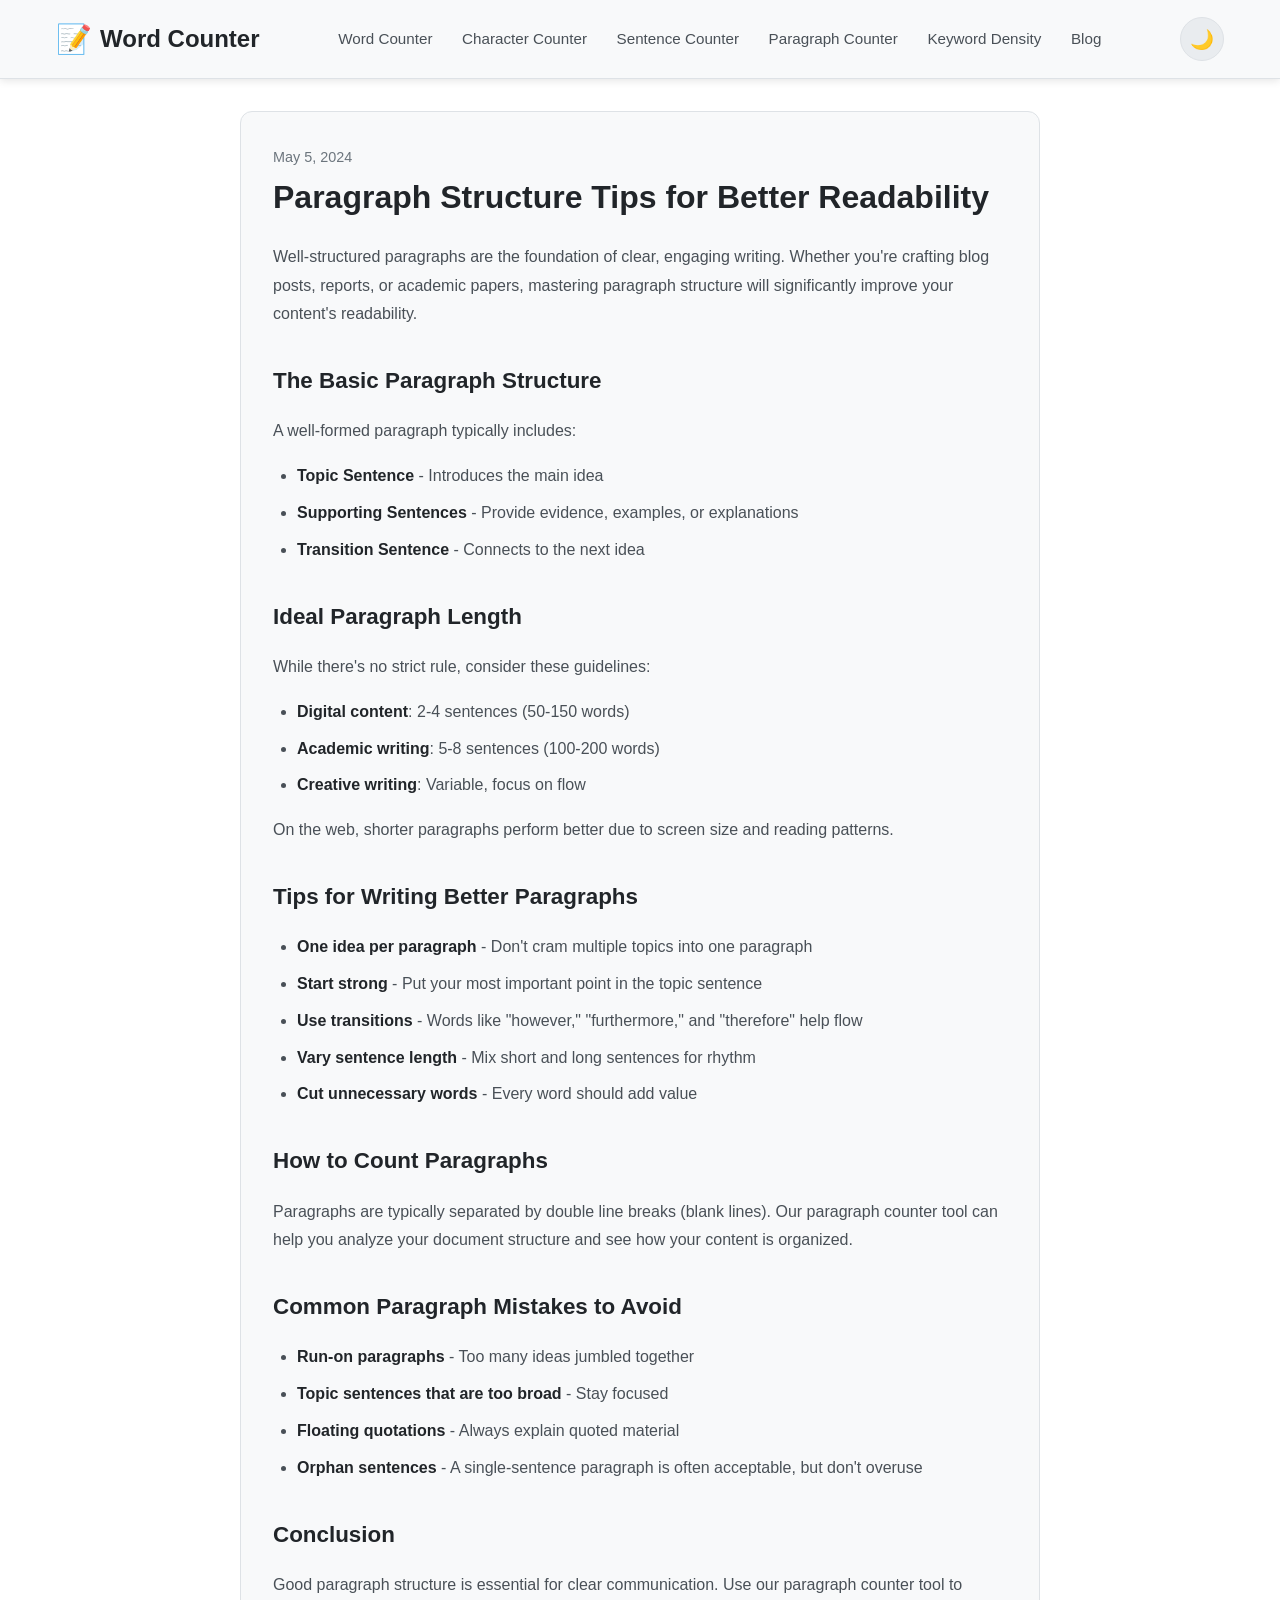
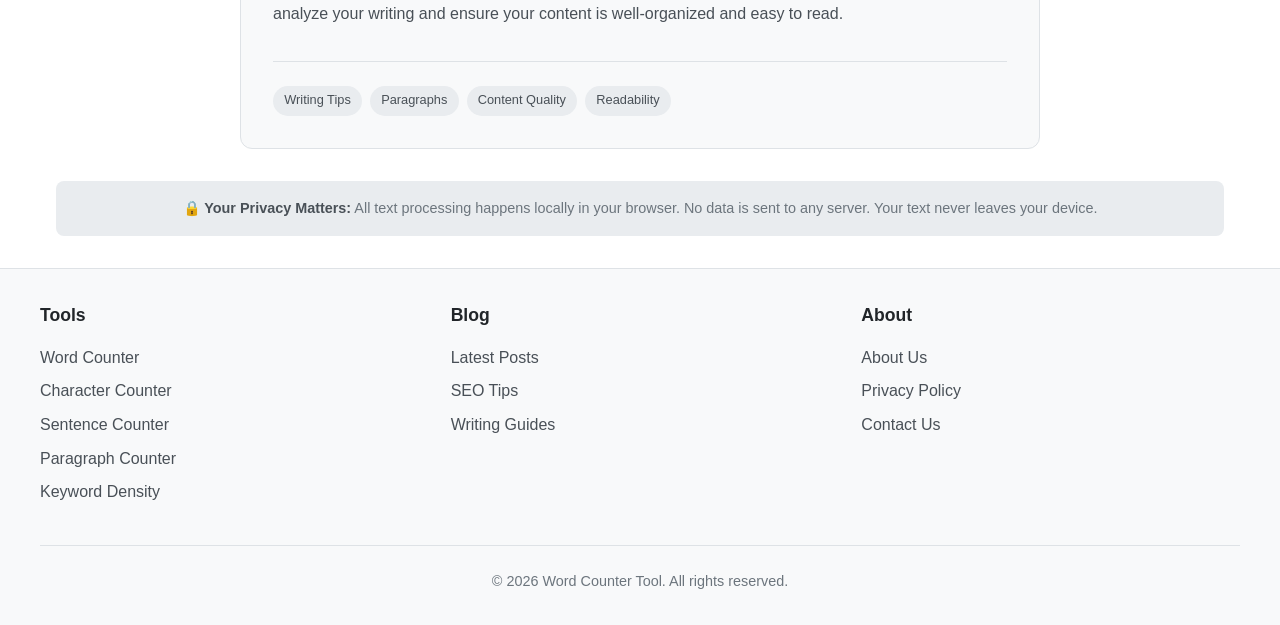
<file: blog/paragraph-structure-tips.html>
<!DOCTYPE html>
<html lang="en">
<head>
    <meta charset="UTF-8">
    <meta name="viewport" content="width=device-width, initial-scale=1.0">
    <meta name="description" content="Master paragraph structure with these expert tips. Learn how to write clear, engaging paragraphs that improve readability and keep readers interested.">
    <meta name="keywords" content="paragraph structure tips, how to write paragraphs, paragraph writing, improve readability, writing clear paragraphs">
    <title>Paragraph Structure Tips for Better Readability</title>
    <link rel="stylesheet" href="../style.css">
</head>
<body>
    <header>
        <div class="header-container">
            <a href="../index.html" class="logo">
                <span class="logo-icon">📝</span>
                Word Counter
            </a>
            <nav>
                <a href="../index.html" class="nav-link">Word Counter</a>
                <a href="../character-counter.html" class="nav-link">Character Counter</a>
                <a href="../sentence-counter.html" class="nav-link">Sentence Counter</a>
                <a href="../paragraph-counter.html" class="nav-link">Paragraph Counter</a>
                <a href="../keyword-density.html" class="nav-link">Keyword Density</a>
                <a href="../blog.html" class="nav-link">Blog</a>
            </nav>
            <button class="mobile-menu-btn" aria-label="Toggle menu">☰</button>
            <button class="theme-toggle" aria-label="Toggle dark mode">🌙</button>
        </div>
    </header>

    <main>
        <article class="blog-article">
            <span class="article-date">May 5, 2024</span>
            <h1>Paragraph Structure Tips for Better Readability</h1>
            
            <div class="article-content">
                <p>Well-structured paragraphs are the foundation of clear, engaging writing. Whether you're crafting blog posts, reports, or academic papers, mastering paragraph structure will significantly improve your content's readability.</p>

                <h2>The Basic Paragraph Structure</h2>
                <p>A well-formed paragraph typically includes:</p>
                <ul>
                    <li><strong>Topic Sentence</strong> - Introduces the main idea</li>
                    <li><strong>Supporting Sentences</strong> - Provide evidence, examples, or explanations</li>
                    <li><strong>Transition Sentence</strong> - Connects to the next idea</li>
                </ul>

                <h2>Ideal Paragraph Length</h2>
                <p>While there's no strict rule, consider these guidelines:</p>
                <ul>
                    <li><strong>Digital content</strong>: 2-4 sentences (50-150 words)</li>
                    <li><strong>Academic writing</strong>: 5-8 sentences (100-200 words)</li>
                    <li><strong>Creative writing</strong>: Variable, focus on flow</li>
                </ul>
                <p>On the web, shorter paragraphs perform better due to screen size and reading patterns.</p>

                <h2>Tips for Writing Better Paragraphs</h2>
                <ul>
                    <li><strong>One idea per paragraph</strong> - Don't cram multiple topics into one paragraph</li>
                    <li><strong>Start strong</strong> - Put your most important point in the topic sentence</li>
                    <li><strong>Use transitions</strong> - Words like "however," "furthermore," and "therefore" help flow</li>
                    <li><strong>Vary sentence length</strong> - Mix short and long sentences for rhythm</li>
                    <li><strong>Cut unnecessary words</strong> - Every word should add value</li>
                </ul>

                <h2>How to Count Paragraphs</h2>
                <p>Paragraphs are typically separated by double line breaks (blank lines). Our paragraph counter tool can help you analyze your document structure and see how your content is organized.</p>

                <h2>Common Paragraph Mistakes to Avoid</h2>
                <ul>
                    <li><strong>Run-on paragraphs</strong> - Too many ideas jumbled together</li>
                    <li><strong>Topic sentences that are too broad</strong> - Stay focused</li>
                    <li><strong>Floating quotations</strong> - Always explain quoted material</li>
                    <li><strong>Orphan sentences</strong> - A single-sentence paragraph is often acceptable, but don't overuse</li>
                </ul>

                <h2>Conclusion</h2>
                <p>Good paragraph structure is essential for clear communication. Use our paragraph counter tool to analyze your writing and ensure your content is well-organized and easy to read.</p>
            </div>

            <div class="article-tags">
                <span class="tag">Writing Tips</span>
                <span class="tag">Paragraphs</span>
                <span class="tag">Content Quality</span>
                <span class="tag">Readability</span>
            </div>
        </article>

        <div class="privacy-notice">
            <strong>🔒 Your Privacy Matters:</strong> All text processing happens locally in your browser. 
            No data is sent to any server. Your text never leaves your device.
        </div>
    </main>

    <footer>
        <div class="footer-container">
            <div class="footer-section">
                <h4>Tools</h4>
                <ul>
                    <li><a href="../index.html">Word Counter</a></li>
                    <li><a href="../character-counter.html">Character Counter</a></li>
                    <li><a href="../sentence-counter.html">Sentence Counter</a></li>
                    <li><a href="../paragraph-counter.html">Paragraph Counter</a></li>
                    <li><a href="../keyword-density.html">Keyword Density</a></li>
                </ul>
            </div>
            <div class="footer-section">
                <h4>Blog</h4>
                <ul>
                    <li><a href="../blog.html">Latest Posts</a></li>
                    <li><a href="#">SEO Tips</a></li>
                    <li><a href="#">Writing Guides</a></li>
                </ul>
            </div>
            <div class="footer-section">
                <h4>About</h4>
                <ul>
                    <li><a href="../about.html">About Us</a></li>
                    <li><a href="../privacy.html">Privacy Policy</a></li>
                    <li><a href="../contact.html">Contact Us</a></li>
                </ul>
            </div>
        </div>
        <div class="footer-bottom">
            <p>&copy; 2026 Word Counter Tool. All rights reserved.</p>
        </div>
    </footer>

    <script src="../script.js"></script>
</body>
</html>
</file>
<file: style.css>
:root {
    --bg-primary: #ffffff;
    --bg-secondary: #f8f9fa;
    --bg-tertiary: #e9ecef;
    --text-primary: #212529;
    --text-secondary: #495057;
    --text-muted: #6c757d;
    --border-color: #dee2e6;
    --accent-color: #4361ee;
    --accent-hover: #3a56d4;
    --success-color: #28a745;
    --warning-color: #ffc107;
    --danger-color: #dc3545;
    --shadow: 0 2px 8px rgba(0, 0, 0, 0.1);
    --shadow-lg: 0 4px 16px rgba(0, 0, 0, 0.15);
}

[data-theme="dark"] {
    --bg-primary: #1a1a2e;
    --bg-secondary: #16213e;
    --bg-tertiary: #0f3460;
    --text-primary: #eaeaea;
    --text-secondary: #b8b8b8;
    --text-muted: #888888;
    --border-color: #3a3a5c;
    --accent-color: #4cc9f0;
    --accent-hover: #3db8e0;
    --shadow: 0 2px 8px rgba(0, 0, 0, 0.3);
    --shadow-lg: 0 4px 16px rgba(0, 0, 0, 0.4);
}

* {
    margin: 0;
    padding: 0;
    box-sizing: border-box;
    touch-action: manipulation;
}

html {
    scroll-behavior: smooth;
    -webkit-font-smoothing: antialiased;
    -moz-osx-font-smoothing: grayscale;
}

body {
    font-family: -apple-system, BlinkMacSystemFont, 'Segoe UI', Roboto, 'Helvetica Neue', Arial, sans-serif;
    background-color: var(--bg-primary);
    color: var(--text-primary);
    line-height: 1.6;
    min-height: 100vh;
    display: flex;
    flex-direction: column;
    transition: background-color 0.3s ease, color 0.3s ease;
    -webkit-text-size-adjust: 100%;
}

a {
    color: var(--accent-color);
    text-decoration: none;
    transition: color 0.2s ease;
}

a:hover {
    color: var(--accent-hover);
}

header {
    background-color: var(--bg-secondary);
    border-bottom: 1px solid var(--border-color);
    position: sticky;
    top: 0;
    z-index: 100;
    box-shadow: var(--shadow);
}

.header-container {
    max-width: 1200px;
    margin: 0 auto;
    padding: 1rem;
    display: flex;
    justify-content: space-between;
    align-items: center;
    flex-wrap: wrap;
    gap: 1rem;
}

.logo {
    font-size: 1.5rem;
    font-weight: 700;
    color: var(--text-primary);
    display: flex;
    align-items: center;
    gap: 0.5rem;
}

.logo-icon {
    font-size: 1.8rem;
}

nav {
    display: flex;
    align-items: center;
    gap: 0.25rem;
    flex-wrap: wrap;
}

.nav-link {
    padding: 0.5rem 0.8rem;
    border-radius: 6px;
    color: var(--text-secondary);
    font-size: 0.95rem;
    font-weight: 500;
    transition: all 0.2s ease;
    min-height: 44px;
    display: inline-flex;
    align-items: center;
    justify-content: center;
}

.nav-link:hover {
    background-color: var(--bg-tertiary);
    color: var(--accent-color);
}

.nav-link.active {
    background-color: var(--accent-color);
    color: white;
}

.mobile-menu-btn {
    display: none;
    background: none;
    border: none;
    font-size: 1.5rem;
    cursor: pointer;
    color: var(--text-primary);
    padding: 0.5rem;
    min-height: 44px;
    min-width: 44px;
    align-items: center;
    justify-content: center;
}

.theme-toggle {
    background-color: var(--bg-tertiary);
    border: 1px solid var(--border-color);
    border-radius: 50%;
    width: 44px;
    height: 44px;
    display: flex;
    align-items: center;
    justify-content: center;
    font-size: 1.2rem;
    cursor: pointer;
    transition: all 0.2s ease;
    flex-shrink: 0;
}

.theme-toggle:hover {
    background-color: var(--border-color);
}

main {
    flex: 1;
    max-width: 1200px;
    margin: 0 auto;
    padding: 2rem 1rem;
    width: 100%;
}

.hero {
    text-align: center;
    margin-bottom: 2rem;
}

.hero h1 {
    font-size: clamp(1.8rem, 5vw, 2.5rem);
    margin-bottom: 0.5rem;
    color: var(--text-primary);
}

.hero p {
    color: var(--text-secondary);
    font-size: 1.1rem;
}

.tool-container {
    background-color: var(--bg-secondary);
    border-radius: 12px;
    padding: 1.5rem;
    box-shadow: var(--shadow);
    margin-bottom: 2rem;
}

textarea {
    width: 100%;
    min-height: 200px;
    padding: 1rem;
    border: 2px solid var(--border-color);
    border-radius: 8px;
    font-size: 1rem;
    font-family: inherit;
    resize: vertical;
    background-color: var(--bg-primary);
    color: var(--text-primary);
    transition: border-color 0.2s ease;
    -webkit-tap-highlight-color: transparent;
    touch-action: pan-y;
}

textarea:focus {
    outline: none;
    border-color: var(--accent-color);
}

textarea::placeholder {
    color: var(--text-muted);
}

textarea:placeholder-shown {
    opacity: 1;
}

.button-group {
    display: flex;
    gap: 0.75rem;
    margin-top: 1rem;
    flex-wrap: wrap;
}

.btn {
    padding: 0.6rem 1.2rem;
    border: none;
    border-radius: 6px;
    font-size: 0.95rem;
    font-weight: 500;
    cursor: pointer;
    transition: all 0.2s ease;
    display: inline-flex;
    align-items: center;
    justify-content: center;
    gap: 0.5rem;
    min-height: 44px;
    -webkit-tap-highlight-color: transparent;
    user-select: none;
}

.btn:active {
    transform: scale(0.98);
}

.btn-primary {
    background-color: var(--accent-color);
    color: white;
}

.btn-primary:hover,
.btn-primary:focus {
    background-color: var(--accent-hover);
}

.btn-secondary {
    background-color: var(--bg-tertiary);
    color: var(--text-primary);
    border: 1px solid var(--border-color);
}

.btn-secondary:hover,
.btn-secondary:focus {
    background-color: var(--border-color);
}

.stats-grid {
    display: grid;
    grid-template-columns: repeat(auto-fit, minmax(150px, 1fr));
    gap: 1rem;
    margin-top: 1.5rem;
}

.stat-card {
    background-color: var(--bg-tertiary);
    border-radius: 8px;
    padding: 1rem;
    text-align: center;
    border: 1px solid var(--border-color);
}

.stat-value {
    font-size: 1.8rem;
    font-weight: 700;
    color: var(--accent-color);
}

.stat-label {
    font-size: 0.85rem;
    color: var(--text-muted);
    margin-top: 0.25rem;
}

.keywords-section {
    margin-top: 2rem;
}

.keywords-section h3 {
    margin-bottom: 1rem;
    color: var(--text-primary);
}

.keywords-list {
    display: flex;
    flex-wrap: wrap;
    gap: 0.5rem;
}

.keyword-item {
    background-color: var(--bg-tertiary);
    padding: 0.5rem 1rem;
    border-radius: 20px;
    font-size: 0.9rem;
    border: 1px solid var(--border-color);
}

.keyword-item span {
    color: var(--accent-color);
    font-weight: 600;
}

.social-warnings {
    margin-top: 1.5rem;
    padding: 1rem;
    background-color: var(--bg-tertiary);
    border-radius: 8px;
    border-left: 4px solid var(--warning-color);
}

.social-warnings h4 {
    margin-bottom: 0.75rem;
    color: var(--text-primary);
}

.warning-item {
    display: flex;
    justify-content: space-between;
    align-items: center;
    padding: 0.5rem 0;
    border-bottom: 1px solid var(--border-color);
}

.warning-item:last-child {
    border-bottom: none;
}

.warning-status {
    padding: 0.25rem 0.75rem;
    border-radius: 4px;
    font-size: 0.85rem;
    font-weight: 500;
}

.status-ok {
    background-color: rgba(40, 167, 69, 0.2);
    color: var(--success-color);
}

.status-warning {
    background-color: rgba(255, 193, 7, 0.2);
    color: #856404;
}

.status-error {
    background-color: rgba(220, 53, 69, 0.2);
    color: var(--danger-color);
}

.privacy-notice {
    background-color: var(--bg-tertiary);
    padding: 1rem;
    border-radius: 8px;
    margin-top: 2rem;
    text-align: center;
    color: var(--text-muted);
    font-size: 0.9rem;
}

.privacy-notice strong {
    color: var(--text-secondary);
}

footer {
    background-color: var(--bg-secondary);
    border-top: 1px solid var(--border-color);
    padding: 2rem 1rem;
    margin-top: auto;
}

.footer-container {
    max-width: 1200px;
    margin: 0 auto;
    display: grid;
    grid-template-columns: repeat(auto-fit, minmax(200px, 1fr));
    gap: 2rem;
}

.footer-section h4 {
    color: var(--text-primary);
    margin-bottom: 1rem;
    font-size: 1.1rem;
}

.footer-section ul {
    list-style: none;
}

.footer-section li {
    margin-bottom: 0.5rem;
}

.footer-section a {
    color: var(--text-secondary);
}

.footer-section a:hover {
    color: var(--accent-color);
}

.footer-bottom {
    max-width: 1200px;
    margin: 2rem auto 0;
    padding-top: 1.5rem;
    border-top: 1px solid var(--border-color);
    text-align: center;
    color: var(--text-muted);
    font-size: 0.9rem;
}

.character-breakdown {
    margin-top: 1.5rem;
}

.breakdown-grid {
    display: grid;
    grid-template-columns: repeat(auto-fit, minmax(120px, 1fr));
    gap: 1rem;
    margin-top: 1rem;
}

.breakdown-item {
    background-color: var(--bg-tertiary);
    padding: 1rem;
    border-radius: 8px;
    text-align: center;
    border: 1px solid var(--border-color);
}

.breakdown-value {
    font-size: 1.5rem;
    font-weight: 700;
    color: var(--accent-color);
}

.breakdown-label {
    font-size: 0.8rem;
    color: var(--text-muted);
    margin-top: 0.25rem;
}

.keyword-table {
    width: 100%;
    border-collapse: collapse;
    margin-top: 1rem;
}

.keyword-table th,
.keyword-table td {
    padding: 0.75rem;
    text-align: left;
    border-bottom: 1px solid var(--border-color);
}

.keyword-table th {
    background-color: var(--bg-tertiary);
    font-weight: 600;
    color: var(--text-primary);
}

.keyword-table tr:hover {
    background-color: var(--bg-tertiary);
}

.no-results {
    text-align: center;
    padding: 2rem;
    color: var(--text-muted);
}

@media (max-width: 768px) {
    .header-container {
        flex-direction: row;
        justify-content: space-between;
        align-items: center;
    }

    .mobile-menu-btn {
        display: flex;
        order: 2;
    }

    nav {
        display: none;
        position: absolute;
        top: 100%;
        left: 0;
        right: 0;
        background-color: var(--bg-secondary);
        border-bottom: 1px solid var(--border-color);
        padding: 1rem;
        flex-direction: column;
        gap: 0.25rem;
        box-shadow: var(--shadow-lg);
    }

    nav.active {
        display: flex;
    }

    .nav-link {
        width: 100%;
        min-height: 48px;
        padding: 0.75rem 1rem;
        font-size: 1rem;
        text-align: left;
    }

    main {
        padding: 1rem;
    }

    .tool-container {
        padding: 1rem;
    }

    .stats-grid {
        grid-template-columns: repeat(2, 1fr);
        gap: 0.75rem;
    }

    .stat-card {
        padding: 0.75rem;
    }

    .stat-value {
        font-size: 1.5rem;
    }

    .button-group {
        flex-direction: column;
        gap: 0.5rem;
    }

    .btn {
        width: 100%;
        min-height: 48px;
        justify-content: center;
        font-size: 1rem;
        padding: 0.75rem 1.5rem;
    }

    textarea {
        min-height: 200px;
        font-size: 1rem;
    }

    .hero h1 {
        font-size: 1.75rem;
    }

    .hero p {
        font-size: 1rem;
    }
}

@media (max-width: 480px) {
    .stats-grid {
        grid-template-columns: 1fr;
    }

    .breakdown-grid {
        grid-template-columns: repeat(2, 1fr);
    }

    .keyword-table {
        font-size: 0.8rem;
        display: block;
        overflow-x: auto;
        -webkit-overflow-scrolling: touch;
    }

    .keyword-table th,
    .keyword-table td {
        padding: 0.5rem 0.3rem;
    }

    .footer-container {
        flex-direction: column;
        gap: 1.5rem;
        text-align: center;
    }

    .footer-section ul {
        display: flex;
        flex-wrap: wrap;
        justify-content: center;
        gap: 1rem;
    }

    .footer-section li {
        margin-bottom: 0;
    }

    .hero h1 {
        font-size: 1.5rem;
    }

    .privacy-notice {
        font-size: 0.85rem;
        padding: 0.75rem;
    }
}

@keyframes fadeIn {
    from {
        opacity: 0;
        transform: translateY(10px);
    }
    to {
        opacity: 1;
        transform: translateY(0);
    }
}

.fade-in {
    animation: fadeIn 0.3s ease;
}

.blog-container {
    display: grid;
    grid-template-columns: 1fr 320px;
    gap: 2rem;
    margin-top: 1rem;
}

.blog-posts {
    display: flex;
    flex-direction: column;
    gap: 1.5rem;
}

.blog-post {
    background-color: var(--bg-secondary);
    border-radius: 12px;
    padding: 1.5rem;
    border: 1px solid var(--border-color);
    transition: all 0.3s ease;
}

.blog-post:hover {
    box-shadow: var(--shadow-lg);
    transform: translateY(-2px);
}

.blog-post .post-date {
    font-size: 0.85rem;
    color: var(--text-muted);
    margin-bottom: 0.75rem;
    display: inline-block;
}

.blog-post h2 {
    margin-bottom: 0.75rem;
}

.blog-post h2 a {
    color: var(--text-primary);
    text-decoration: none;
    font-size: 1.3rem;
}

.blog-post h2 a:hover {
    color: var(--accent-color);
}

.post-excerpt {
    color: var(--text-secondary);
    line-height: 1.7;
    margin-bottom: 1rem;
}

.post-tags {
    display: flex;
    flex-wrap: wrap;
    gap: 0.5rem;
}

.tag {
    background-color: var(--bg-tertiary);
    padding: 0.3rem 0.7rem;
    border-radius: 20px;
    font-size: 0.8rem;
    color: var(--text-secondary);
}

.blog-sidebar {
    display: flex;
    flex-direction: column;
    gap: 1.5rem;
}

.sidebar-section {
    background-color: var(--bg-secondary);
    border-radius: 12px;
    padding: 1.5rem;
    border: 1px solid var(--border-color);
}

.sidebar-section h3 {
    color: var(--text-primary);
    margin-bottom: 1rem;
    font-size: 1.1rem;
}

.sidebar-section ul {
    list-style: none;
}

.sidebar-section li {
    margin-bottom: 0.75rem;
}

.sidebar-section a {
    color: var(--text-secondary);
    text-decoration: none;
    transition: color 0.2s ease;
}

.sidebar-section a:hover {
    color: var(--accent-color);
}

.subscribe-form {
    display: flex;
    flex-direction: column;
    gap: 0.75rem;
    margin-top: 1rem;
}

.subscribe-form input {
    padding: 0.75rem;
    border: 1px solid var(--border-color);
    border-radius: 6px;
    background-color: var(--bg-primary);
    color: var(--text-primary);
    font-size: 0.95rem;
}

.subscribe-form input:focus {
    outline: none;
    border-color: var(--accent-color);
}

.subscribe-form input::placeholder {
    color: var(--text-muted);
}

@media (max-width: 900px) {
    .blog-container {
        grid-template-columns: 1fr;
    }

    .blog-sidebar {
        order: -1;
    }
}

@media (max-width: 480px) {
    .blog-post h2 a {
        font-size: 1.15rem;
    }

    .post-excerpt {
        font-size: 0.95rem;
    }
}

.blog-article {
    background-color: var(--bg-secondary);
    border-radius: 12px;
    padding: 2rem;
    border: 1px solid var(--border-color);
    max-width: 800px;
    margin: 0 auto;
}

.article-date {
    font-size: 0.9rem;
    color: var(--text-muted);
    margin-bottom: 0.5rem;
    display: inline-block;
}

.blog-article h1 {
    font-size: 2rem;
    margin-bottom: 1.5rem;
    color: var(--text-primary);
    line-height: 1.3;
}

.article-content {
    line-height: 1.8;
    color: var(--text-secondary);
}

.article-content h2 {
    color: var(--text-primary);
    margin-top: 2rem;
    margin-bottom: 1rem;
    font-size: 1.4rem;
}

.article-content h3 {
    color: var(--text-primary);
    margin-top: 1.5rem;
    margin-bottom: 0.75rem;
    font-size: 1.2rem;
}

.article-content p {
    margin-bottom: 1rem;
}

.article-content ul,
.article-content ol {
    margin-bottom: 1rem;
    padding-left: 1.5rem;
}

.article-content li {
    margin-bottom: 0.5rem;
}

.article-content strong {
    color: var(--text-primary);
}

.article-tags {
    display: flex;
    flex-wrap: wrap;
    gap: 0.5rem;
    margin-top: 2rem;
    padding-top: 1.5rem;
    border-top: 1px solid var(--border-color);
}
</file>
